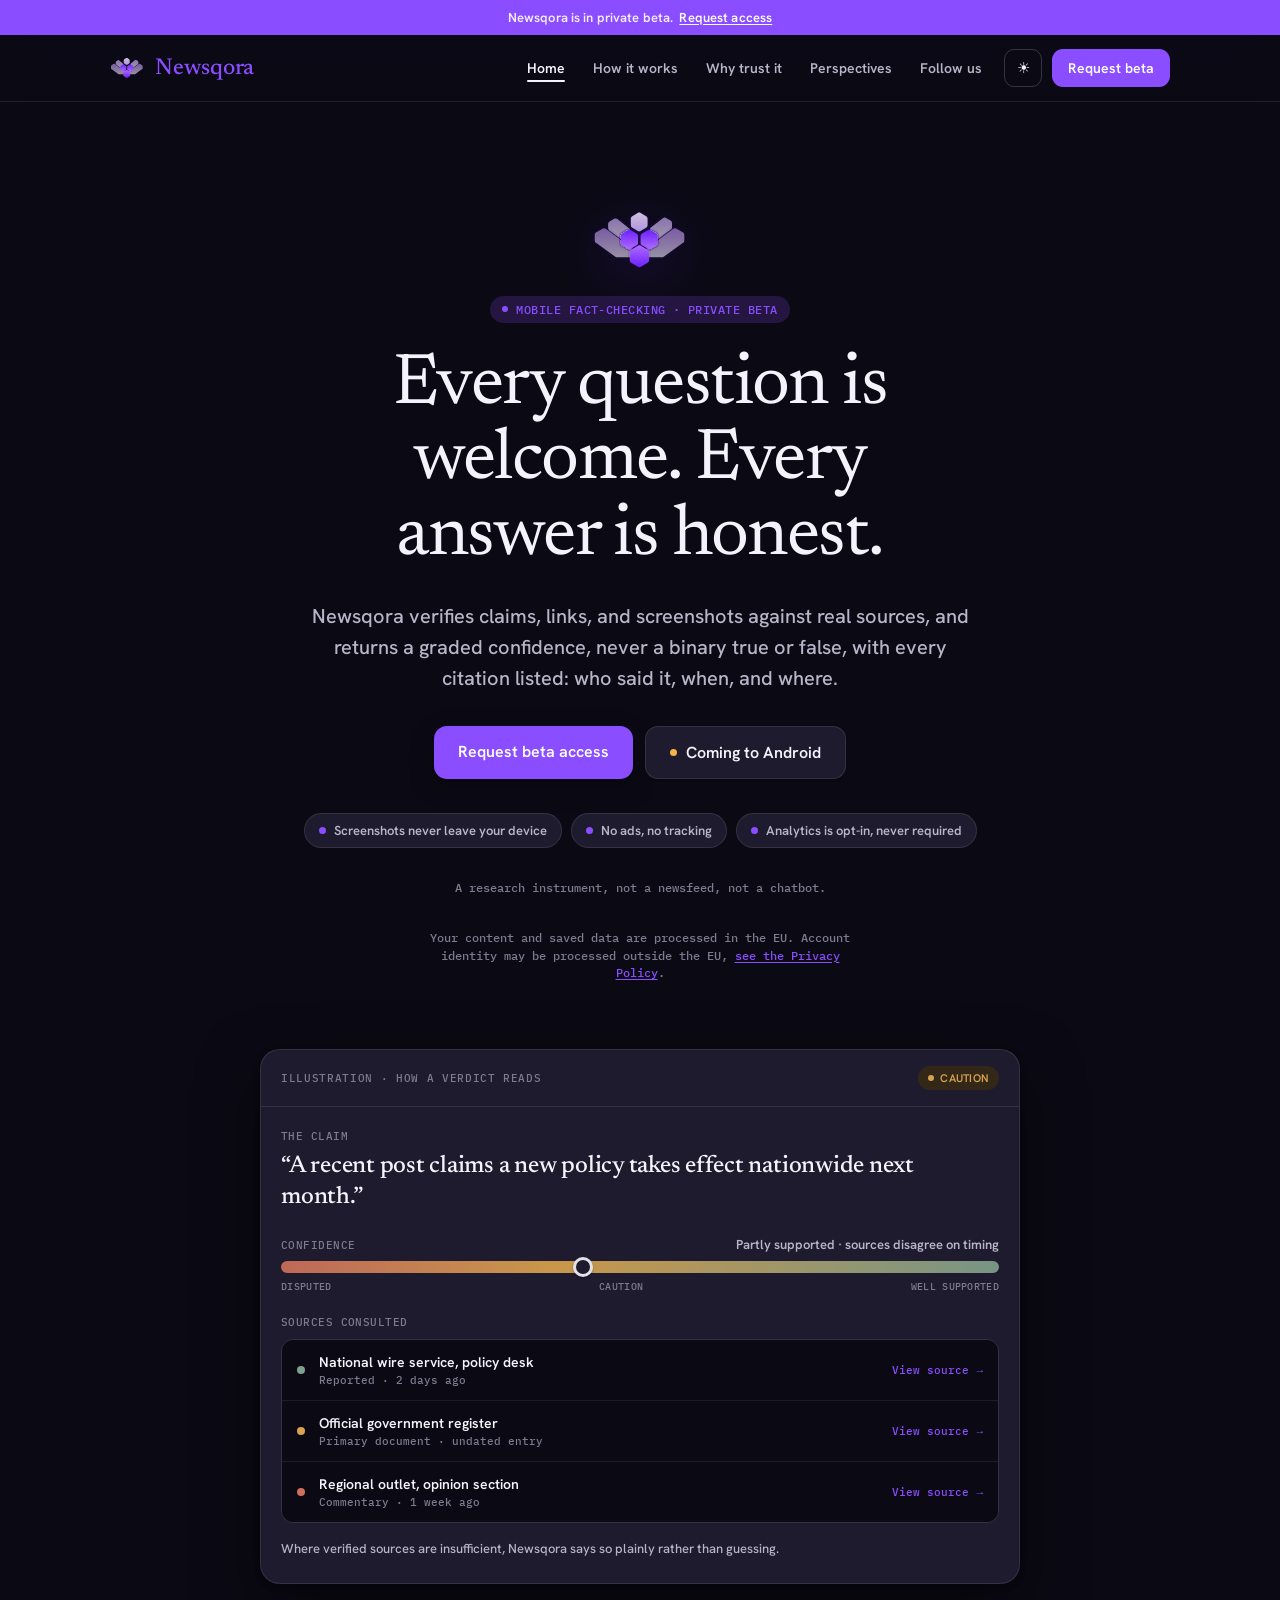
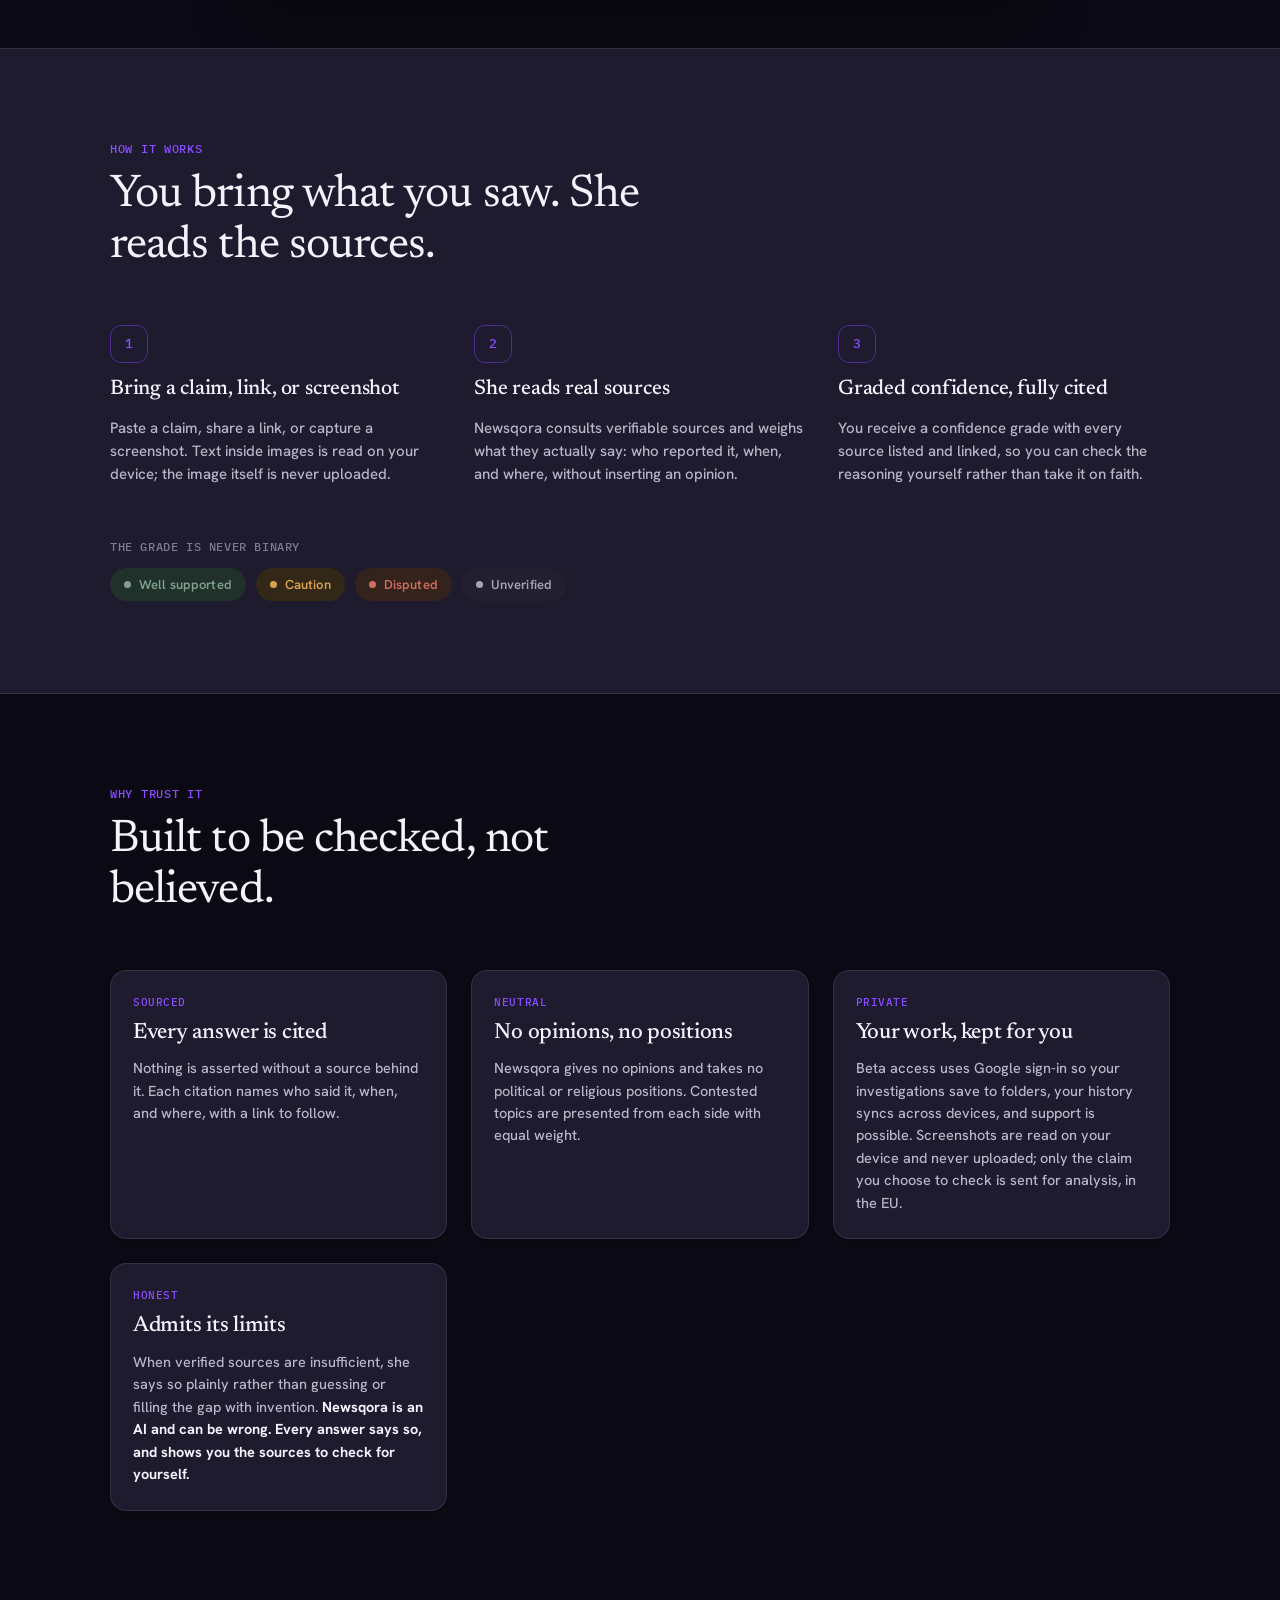
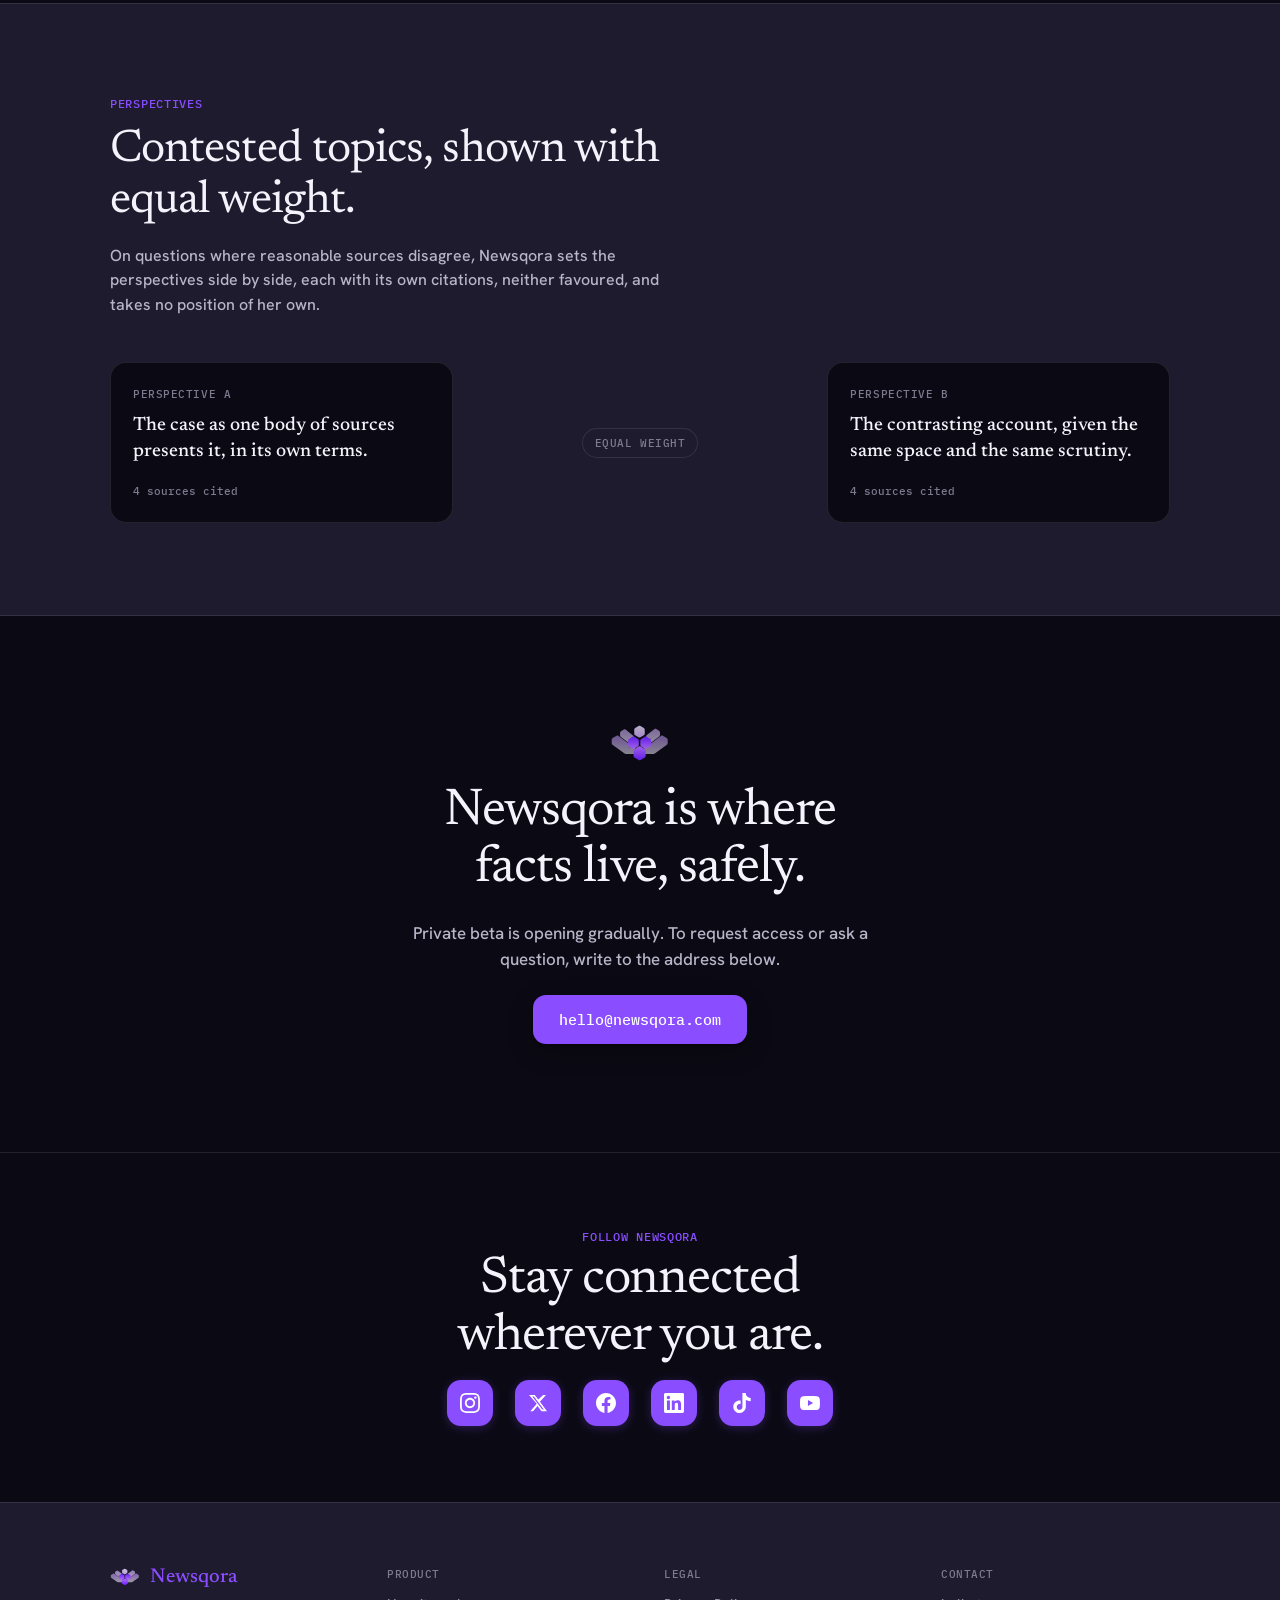
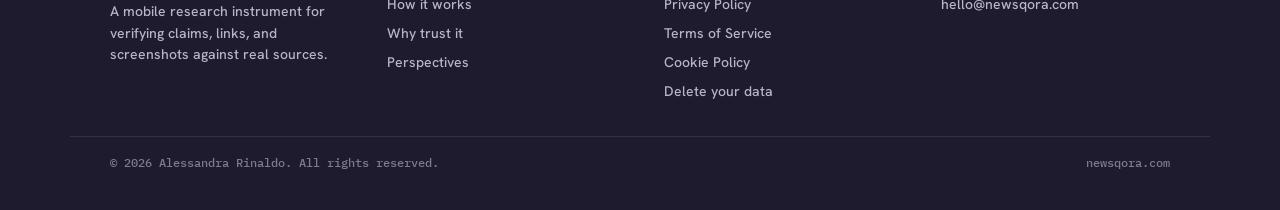
<file: index.html>
<!DOCTYPE html>
<html lang="en">
<head>
  <meta charset="utf-8">
  <meta name="viewport" content="width=device-width, initial-scale=1">
  <meta http-equiv="Content-Security-Policy" content="default-src 'self'; base-uri 'self'; object-src 'none'; img-src 'self' data: https://newsqora.goatcounter.com; style-src 'self' 'unsafe-inline'; script-src 'self' https://gc.zgo.at; font-src 'self'; connect-src 'self' https://europe-west1-newsqora.cloudfunctions.net https://newsqora.goatcounter.com; form-action 'none'">
  <meta name="referrer" content="strict-origin-when-cross-origin">
  <base href="/">
  <title>Newsqora · Every question is welcome. Every answer is honest.</title>
  <meta name="description" content="Newsqora is a mobile fact-checking research instrument. It verifies claims, links, and screenshots against real sources and returns a graded confidence with full source attribution.">
  <link rel="canonical" href="https://newsqora.com/">

  <!-- Open Graph / social cards -->
  <meta property="og:type" content="website">
  <meta property="og:site_name" content="Newsqora">
  <meta property="og:title" content="Newsqora · Every question is welcome. Every answer is honest.">
  <meta property="og:description" content="A research instrument, not a newsfeed, not a chatbot. Graded confidence with full source attribution.">
  <meta property="og:url" content="https://newsqora.com/">
  <meta property="og:image" content="https://newsqora.com/logo-square.png">
  <meta name="twitter:card" content="summary">
  <meta name="twitter:title" content="Newsqora">
  <meta name="twitter:description" content="A research instrument, not a newsfeed, not a chatbot. Graded confidence with full source attribution.">
  <meta name="twitter:image" content="https://newsqora.com/logo-square.png">

  <link rel="icon" href="/favicon.ico" sizes="any">
  <link rel="icon" type="image/svg+xml" href="newsqora-mark.svg">
  <link rel="icon" type="image/png" sizes="512x512" href="favicon.png">
  <link rel="apple-touch-icon" href="logo-square.png">

  <link rel="stylesheet" href="fonts.css">
  <link rel="stylesheet" href="styles.css">

  <script type="application/ld+json">
  {
    "@context": "https://schema.org",
    "@type": "Organization",
    "name": "Newsqora",
    "url": "https://newsqora.com",
    "logo": "https://newsqora.com/logo-square.png",
    "description": "Newsqora is an AI-powered fact-checking assistant that delivers verified, sourced answers on any topic, with full source attribution on every response: author, date, publication, and link.",
    "foundingDate": "2026",
    "foundingLocation": {
      "@type": "Place",
      "address": { "@type": "PostalAddress", "addressCountry": "ES" }
    },
    "sameAs": [
      "https://www.wikidata.org/wiki/Q140656449",
      "https://www.f6s.com/newsqora",
      "https://www.instagram.com/newsqora",
      "https://x.com/Newsqora",
      "https://www.linkedin.com/company/120654032",
      "https://www.tiktok.com/@newsqora",
      "https://www.youtube.com/@Newsqora-com",
      "https://www.facebook.com/61590447247208"
    ]
  }
  </script>
</head>
<body>
  <div id="app" data-theme="dark"><div style="background:var(--accent); color:#fff; font-size:13px; font-weight:600; letter-spacing:.01em; text-align:center; padding:9px 16px;"><span style="opacity:.9;">Newsqora is in private beta.</span><a href="/beta" data-link="beta" style="color:#fff; text-decoration:underline; text-underline-offset:2px; margin-left:6px;">Request access</a></div><header style="position:sticky; top:0; z-index:40; backdrop-filter:blur(18px) saturate(160%); -webkit-backdrop-filter:blur(18px) saturate(160%); background:color-mix(in srgb, var(--paper) 82%, transparent); border-bottom:1px solid var(--hairline);"><div class="nq-headbar" style="max-width:1140px; margin:0 auto; padding:14px clamp(20px,5vw,40px); display:flex; align-items:center; justify-content:space-between; gap:24px; position:relative;"><a href="/" data-link="home" style="display:flex; align-items:center; gap:11px; text-decoration:none; flex-shrink:0;"><img src="newsqora-mark.svg" alt="Newsqora" width="34" height="21" style="display:block; width:34px; height:auto;"><span style="font-family:'Newsreader',Georgia,serif; font-weight:500; font-size:23px; letter-spacing:-.01em; color:var(--accent);">Newsqora</span></a><button class="nq-burger" data-action="menu" aria-label="Menu" aria-expanded="false" style="width:38px; height:38px; align-items:center; justify-content:center; background:transparent; border:1px solid var(--hairline-strong); border-radius:10px; color:var(--ink); cursor:pointer;"><span style="font-size:18px; line-height:1;">☰</span></button><nav class="nq-nav" style="display:flex; align-items:center; gap:4px; flex-wrap:wrap; justify-content:flex-end;"><a href="/#top" data-nav="top" aria-current="true" style="position:relative; font-size:14px; font-weight:600; color:var(--ink); text-decoration:none; padding:8px 12px; border-radius:8px; transition:color .2s ease;">Home<span style="position:absolute; left:12px; right:12px; bottom:3px; height:2px; border-radius:2px; background:var(--ink); transform:scaleX(1); transform-origin:left; transition:transform .25s ease;"></span></a><a href="/#how" data-nav="how" aria-current="false" style="position:relative; font-size:14px; font-weight:600; color:var(--ink-soft); text-decoration:none; padding:8px 12px; border-radius:8px; transition:color .2s ease;">How it works<span style="position:absolute; left:12px; right:12px; bottom:3px; height:2px; border-radius:2px; background:var(--ink); transform:scaleX(0); transform-origin:left; transition:transform .25s ease;"></span></a><a href="/#trust" data-nav="trust" aria-current="false" style="position:relative; font-size:14px; font-weight:600; color:var(--ink-soft); text-decoration:none; padding:8px 12px; border-radius:8px; transition:color .2s ease;">Why trust it<span style="position:absolute; left:12px; right:12px; bottom:3px; height:2px; border-radius:2px; background:var(--ink); transform:scaleX(0); transform-origin:left; transition:transform .25s ease;"></span></a><a href="/#perspectives" data-nav="perspectives" aria-current="false" style="position:relative; font-size:14px; font-weight:600; color:var(--ink-soft); text-decoration:none; padding:8px 12px; border-radius:8px; transition:color .2s ease;">Perspectives<span style="position:absolute; left:12px; right:12px; bottom:3px; height:2px; border-radius:2px; background:var(--ink); transform:scaleX(0); transform-origin:left; transition:transform .25s ease;"></span></a><a href="/#follow" data-nav="follow" aria-current="false" style="position:relative; font-size:14px; font-weight:600; color:var(--ink-soft); text-decoration:none; padding:8px 12px; border-radius:8px; transition:color .2s ease;">Follow us<span style="position:absolute; left:12px; right:12px; bottom:3px; height:2px; border-radius:2px; background:var(--ink); transform:scaleX(0); transform-origin:left; transition:transform .25s ease;"></span></a><button data-action="theme" aria-label="Toggle colour theme" style="width:38px; height:38px; display:inline-flex; align-items:center; justify-content:center; background:transparent; border:1px solid var(--hairline-strong); border-radius:10px; color:var(--ink); margin-left:6px; cursor:pointer;"><span style="font-size:15px;">☀</span></button><a href="/beta" data-link="beta" style="font-size:14px; font-weight:600; color:#fff; background:var(--accent); text-decoration:none; padding:10px 16px; border-radius:11px; margin-left:6px; white-space:nowrap;">Request beta</a></nav></div></header><main><div><section id="top" style="max-width:1140px; margin:0 auto; padding:clamp(56px,9vw,108px) clamp(20px,5vw,40px) clamp(40px,6vw,64px);"><div style="display:flex; flex-direction:column; align-items:center; text-align:center; gap:26px;"><img src="newsqora-mark.svg" alt="" width="84" height="51" style="width:clamp(70px,12vw,96px); height:auto; filter:drop-shadow(0 12px 28px rgba(109,32,255,0.22));"><div style="display:inline-flex; align-items:center; gap:8px; font-family:'IBM Plex Mono',monospace; font-size:11.5px; letter-spacing:.04em; text-transform:uppercase; color:var(--accent); background:var(--accent-bg); padding:6px 12px; border-radius:999px;"><span class="nq-pulse-dot" style="width:6px; height:6px; border-radius:50%; background:var(--accent);"></span>Mobile fact-checking · Private beta</div><h1 style="font-family:'Newsreader',Georgia,serif; font-weight:400; font-size:clamp(38px,6.4vw,72px); line-height:1.05; letter-spacing:-.022em; margin:0; max-width:16ch; text-wrap:balance;">Every question is welcome. Every answer is honest.</h1><p style="font-size:clamp(16px,2vw,20px); line-height:1.55; color:var(--ink-soft); max-width:60ch; margin:0; text-wrap:pretty;">Newsqora verifies claims, links, and screenshots against real sources, and returns a graded confidence, never a binary true or false, with every citation listed: who said it, when, and where.</p><div style="display:flex; flex-wrap:wrap; gap:12px; justify-content:center; margin-top:6px;"><a href="/beta" data-link="beta" style="font-size:16px; font-weight:600; color:#fff; background:var(--accent); text-decoration:none; padding:15px 24px; border-radius:13px; box-shadow:var(--shadow-md);">Request beta access</a><span style="font-size:16px; font-weight:600; color:var(--ink); background:var(--card); border:1px solid var(--hairline); padding:15px 24px; border-radius:13px; box-shadow:var(--shadow-sm); display:inline-flex; align-items:center; gap:9px;"><span style="width:7px; height:7px; border-radius:50%; background:var(--honey);"></span>Coming to Android</span></div><div style="display:flex; flex-wrap:wrap; gap:9px; justify-content:center; margin-top:8px;"><span style="display:inline-flex; align-items:center; gap:8px; font-size:13px; font-weight:600; color:var(--ink-soft); background:var(--card); border:1px solid var(--hairline); padding:8px 14px; border-radius:999px;"><span style="width:7px; height:7px; border-radius:50%; background:var(--accent);"></span>Screenshots never leave your device</span><span style="display:inline-flex; align-items:center; gap:8px; font-size:13px; font-weight:600; color:var(--ink-soft); background:var(--card); border:1px solid var(--hairline); padding:8px 14px; border-radius:999px;"><span style="width:7px; height:7px; border-radius:50%; background:var(--accent);"></span>No ads, no tracking</span><span style="display:inline-flex; align-items:center; gap:8px; font-size:13px; font-weight:600; color:var(--ink-soft); background:var(--card); border:1px solid var(--hairline); padding:8px 14px; border-radius:999px;"><span style="width:7px; height:7px; border-radius:50%; background:var(--accent);"></span>Analytics is opt-in, never required</span></div><p style="font-family:'IBM Plex Mono',monospace; font-size:12px; color:var(--ink-mute); margin:6px 0 0;">A research instrument, not a newsfeed, not a chatbot.</p><p style="font-family:'IBM Plex Mono',monospace; font-size:11.5px; line-height:1.5; color:var(--ink-mute); margin:8px 0 0; max-width:64ch;">Your content and saved data are processed in the EU. Account identity may be processed outside the EU,&nbsp;<a href="/privacy" data-link="privacy" style="color:var(--accent); text-decoration:underline; text-underline-offset:2px;">see the Privacy Policy</a>.</p></div><div style="margin-top:clamp(44px,6vw,68px); max-width:760px; margin-left:auto; margin-right:auto; background:var(--card); border:1px solid var(--hairline); border-radius:20px; box-shadow:var(--shadow-lg); overflow:hidden;"><div style="display:flex; align-items:center; justify-content:space-between; gap:12px; padding:16px 20px; border-bottom:1px solid var(--hairline);"><span style="font-family:'IBM Plex Mono',monospace; font-size:11px; letter-spacing:.06em; text-transform:uppercase; color:var(--ink-mute);">Illustration · how a verdict reads</span><span style="display:inline-flex; align-items:center; gap:6px; font-size:11px; font-weight:600; letter-spacing:.02em; text-transform:uppercase; color:var(--c-caution); background:var(--c-caution-bg); padding:5px 10px; border-radius:999px;"><span style="width:6px; height:6px; border-radius:50%; background:var(--c-caution);"></span>Caution</span></div><div style="padding:22px 20px 24px;"><p style="font-family:'IBM Plex Mono',monospace; font-size:11px; letter-spacing:.04em; text-transform:uppercase; color:var(--ink-mute); margin:0 0 8px;">The claim</p><p style="font-family:'Newsreader',Georgia,serif; font-size:clamp(19px,2.6vw,24px); line-height:1.3; letter-spacing:-.01em; margin:0 0 22px;">“A recent post claims a new policy takes effect nationwide next month.”</p><div style="margin-bottom:22px;"><div style="display:flex; align-items:baseline; justify-content:space-between; margin-bottom:8px;"><span style="font-family:'IBM Plex Mono',monospace; font-size:11px; letter-spacing:.04em; text-transform:uppercase; color:var(--ink-mute);">Confidence</span><span style="font-size:13px; font-weight:600; color:var(--ink-soft);">Partly supported · sources disagree on timing</span></div><div style="position:relative; height:12px; border-radius:999px; background:linear-gradient(90deg, var(--c-disputed) 0%, var(--c-caution) 38%, var(--c-trust) 100%); opacity:.92;"><div style="position:absolute; top:50%; left:42%; transform:translate(-50%,-50%); width:20px; height:20px; border-radius:50%; background:var(--card); border:3px solid var(--ink); box-shadow:var(--shadow-sm);"></div></div><div style="display:flex; justify-content:space-between; margin-top:7px; font-family:'IBM Plex Mono',monospace; font-size:10px; letter-spacing:.03em; text-transform:uppercase; color:var(--ink-mute);"><span>Disputed</span><span>Caution</span><span>Well supported</span></div></div><p style="font-family:'IBM Plex Mono',monospace; font-size:11px; letter-spacing:.04em; text-transform:uppercase; color:var(--ink-mute); margin:0 0 10px;">Sources consulted</p><div style="display:flex; flex-direction:column; gap:1px; border-radius:12px; overflow:hidden; border:1px solid var(--hairline);"><div style="display:flex; align-items:center; gap:14px; padding:13px 15px; background:var(--paper);"><span style="width:8px; height:8px; border-radius:50%; flex-shrink:0; background:var(--c-trust);"></span><div style="flex:1; min-width:0;"><p style="margin:0; font-weight:600; font-size:14px; line-height:1.3;">National wire service, policy desk</p><p style="margin:2px 0 0; font-family:'IBM Plex Mono',monospace; font-size:11px; color:var(--ink-mute);">Reported · 2 days ago</p></div><span style="font-family:'IBM Plex Mono',monospace; font-size:11px; color:var(--accent); white-space:nowrap;">View source →</span></div><div style="display:flex; align-items:center; gap:14px; padding:13px 15px; background:var(--paper);"><span style="width:8px; height:8px; border-radius:50%; flex-shrink:0; background:var(--c-caution);"></span><div style="flex:1; min-width:0;"><p style="margin:0; font-weight:600; font-size:14px; line-height:1.3;">Official government register</p><p style="margin:2px 0 0; font-family:'IBM Plex Mono',monospace; font-size:11px; color:var(--ink-mute);">Primary document · undated entry</p></div><span style="font-family:'IBM Plex Mono',monospace; font-size:11px; color:var(--accent); white-space:nowrap;">View source →</span></div><div style="display:flex; align-items:center; gap:14px; padding:13px 15px; background:var(--paper);"><span style="width:8px; height:8px; border-radius:50%; flex-shrink:0; background:var(--c-disputed);"></span><div style="flex:1; min-width:0;"><p style="margin:0; font-weight:600; font-size:14px; line-height:1.3;">Regional outlet, opinion section</p><p style="margin:2px 0 0; font-family:'IBM Plex Mono',monospace; font-size:11px; color:var(--ink-mute);">Commentary · 1 week ago</p></div><span style="font-family:'IBM Plex Mono',monospace; font-size:11px; color:var(--accent); white-space:nowrap;">View source →</span></div></div><p style="font-size:13px; line-height:1.5; color:var(--ink-soft); margin:16px 0 0;">Where verified sources are insufficient, Newsqora says so plainly rather than guessing.</p></div></div></section><section id="how" style="background:var(--card); border-top:1px solid var(--hairline); border-bottom:1px solid var(--hairline);"><div style="max-width:1140px; margin:0 auto; padding:clamp(56px,8vw,92px) clamp(20px,5vw,40px);"><div style="max-width:62ch; margin-bottom:clamp(36px,5vw,52px);"><p style="font-family:'IBM Plex Mono',monospace; font-size:12px; letter-spacing:.06em; text-transform:uppercase; color:var(--accent); margin:0 0 14px;">How it works</p><h2 style="font-family:'Newsreader',Georgia,serif; font-weight:400; font-size:clamp(28px,4.4vw,46px); line-height:1.12; letter-spacing:-.02em; margin:0;">You bring what you saw. She reads the sources.</h2></div><div style="display:grid; grid-template-columns:repeat(auto-fit,minmax(248px,1fr)); gap:clamp(20px,3vw,32px);"><div style="display:flex; flex-direction:column; gap:14px;"><span style="font-family:'IBM Plex Mono',monospace; font-size:13px; color:var(--accent); border:1px solid var(--accent-soft); width:38px; height:38px; border-radius:11px; display:inline-flex; align-items:center; justify-content:center;">1</span><h3 style="font-family:'Newsreader',Georgia,serif; font-weight:500; font-size:21px; line-height:1.25; letter-spacing:-.01em; margin:0;">Bring a claim, link, or screenshot</h3><p style="font-size:15px; line-height:1.55; color:var(--ink-soft); margin:0;">Paste a claim, share a link, or capture a screenshot. Text inside images is read on your device; the image itself is never uploaded.</p></div><div style="display:flex; flex-direction:column; gap:14px;"><span style="font-family:'IBM Plex Mono',monospace; font-size:13px; color:var(--accent); border:1px solid var(--accent-soft); width:38px; height:38px; border-radius:11px; display:inline-flex; align-items:center; justify-content:center;">2</span><h3 style="font-family:'Newsreader',Georgia,serif; font-weight:500; font-size:21px; line-height:1.25; letter-spacing:-.01em; margin:0;">She reads real sources</h3><p style="font-size:15px; line-height:1.55; color:var(--ink-soft); margin:0;">Newsqora consults verifiable sources and weighs what they actually say: who reported it, when, and where, without inserting an opinion.</p></div><div style="display:flex; flex-direction:column; gap:14px;"><span style="font-family:'IBM Plex Mono',monospace; font-size:13px; color:var(--accent); border:1px solid var(--accent-soft); width:38px; height:38px; border-radius:11px; display:inline-flex; align-items:center; justify-content:center;">3</span><h3 style="font-family:'Newsreader',Georgia,serif; font-weight:500; font-size:21px; line-height:1.25; letter-spacing:-.01em; margin:0;">Graded confidence, fully cited</h3><p style="font-size:15px; line-height:1.55; color:var(--ink-soft); margin:0;">You receive a confidence grade with every source listed and linked, so you can check the reasoning yourself rather than take it on faith.</p></div></div><div style="margin-top:clamp(36px,5vw,52px); display:flex; flex-direction:column; gap:14px;"><p style="font-family:'IBM Plex Mono',monospace; font-size:12px; letter-spacing:.05em; text-transform:uppercase; color:var(--ink-mute); margin:0;">The grade is never binary</p><div class="nq-chips" style="display:flex; flex-wrap:wrap; gap:10px;"><span style="display:inline-flex; align-items:center; gap:8px; font-size:13px; font-weight:600; letter-spacing:.01em; color:var(--c-trust); background:var(--c-trust-bg); padding:8px 14px; border-radius:999px;"><span style="width:7px; height:7px; border-radius:50%; background:var(--c-trust);"></span>Well supported</span><span style="display:inline-flex; align-items:center; gap:8px; font-size:13px; font-weight:600; letter-spacing:.01em; color:var(--c-caution); background:var(--c-caution-bg); padding:8px 14px; border-radius:999px;"><span style="width:7px; height:7px; border-radius:50%; background:var(--c-caution);"></span>Caution</span><span style="display:inline-flex; align-items:center; gap:8px; font-size:13px; font-weight:600; letter-spacing:.01em; color:var(--c-disputed); background:var(--c-disputed-bg); padding:8px 14px; border-radius:999px;"><span style="width:7px; height:7px; border-radius:50%; background:var(--c-disputed);"></span>Disputed</span><span style="display:inline-flex; align-items:center; gap:8px; font-size:13px; font-weight:600; letter-spacing:.01em; color:var(--c-unverified); background:var(--c-unverified-bg); padding:8px 14px; border-radius:999px;"><span style="width:7px; height:7px; border-radius:50%; background:var(--c-unverified);"></span>Unverified</span></div></div></div></section><section id="trust" style="max-width:1140px; margin:0 auto; padding:clamp(56px,8vw,92px) clamp(20px,5vw,40px);"><div style="max-width:62ch; margin-bottom:clamp(36px,5vw,52px);"><p style="font-family:'IBM Plex Mono',monospace; font-size:12px; letter-spacing:.06em; text-transform:uppercase; color:var(--accent); margin:0 0 14px;">Why trust it</p><h2 style="font-family:'Newsreader',Georgia,serif; font-weight:400; font-size:clamp(28px,4.4vw,46px); line-height:1.12; letter-spacing:-.02em; margin:0;">Built to be checked, not believed.</h2></div><div style="display:grid; grid-template-columns:repeat(auto-fit,minmax(258px,1fr)); gap:clamp(16px,2.4vw,24px);"><div style="background:var(--card); border:1px solid var(--hairline); border-radius:16px; padding:24px 22px; box-shadow:var(--shadow-sm); display:flex; flex-direction:column; gap:11px;"><span style="font-family:'IBM Plex Mono',monospace; font-size:11px; letter-spacing:.05em; text-transform:uppercase; color:var(--accent);">Sourced</span><h3 style="font-family:'Newsreader',Georgia,serif; font-weight:500; font-size:22px; line-height:1.2; letter-spacing:-.012em; margin:0;">Every answer is cited</h3><p style="font-size:14.5px; line-height:1.55; color:var(--ink-soft); margin:0;">Nothing is asserted without a source behind it. Each citation names who said it, when, and where, with a link to follow.</p></div><div style="background:var(--card); border:1px solid var(--hairline); border-radius:16px; padding:24px 22px; box-shadow:var(--shadow-sm); display:flex; flex-direction:column; gap:11px;"><span style="font-family:'IBM Plex Mono',monospace; font-size:11px; letter-spacing:.05em; text-transform:uppercase; color:var(--accent);">Neutral</span><h3 style="font-family:'Newsreader',Georgia,serif; font-weight:500; font-size:22px; line-height:1.2; letter-spacing:-.012em; margin:0;">No opinions, no positions</h3><p style="font-size:14.5px; line-height:1.55; color:var(--ink-soft); margin:0;">Newsqora gives no opinions and takes no political or religious positions. Contested topics are presented from each side with equal weight.</p></div><div style="background:var(--card); border:1px solid var(--hairline); border-radius:16px; padding:24px 22px; box-shadow:var(--shadow-sm); display:flex; flex-direction:column; gap:11px;"><span style="font-family:'IBM Plex Mono',monospace; font-size:11px; letter-spacing:.05em; text-transform:uppercase; color:var(--accent);">Private</span><h3 style="font-family:'Newsreader',Georgia,serif; font-weight:500; font-size:22px; line-height:1.2; letter-spacing:-.012em; margin:0;">Your work, kept for you</h3><p style="font-size:14.5px; line-height:1.55; color:var(--ink-soft); margin:0;">Beta access uses Google sign-in so your investigations save to folders, your history syncs across devices, and support is possible. Screenshots are read on your device and never uploaded; only the claim you choose to check is sent for analysis, in the EU.</p></div><div style="background:var(--card); border:1px solid var(--hairline); border-radius:16px; padding:24px 22px; box-shadow:var(--shadow-sm); display:flex; flex-direction:column; gap:11px;"><span style="font-family:'IBM Plex Mono',monospace; font-size:11px; letter-spacing:.05em; text-transform:uppercase; color:var(--accent);">Honest</span><h3 style="font-family:'Newsreader',Georgia,serif; font-weight:500; font-size:22px; line-height:1.2; letter-spacing:-.012em; margin:0;">Admits its limits</h3><p style="font-size:14.5px; line-height:1.55; color:var(--ink-soft); margin:0;">When verified sources are insufficient, she says so plainly rather than guessing or filling the gap with invention. <strong style="color:var(--ink)">Newsqora is an AI and can be wrong. Every answer says so, and shows you the sources to check for yourself.</strong></p></div></div></section><section id="perspectives" style="background:var(--card); border-top:1px solid var(--hairline); border-bottom:1px solid var(--hairline);"><div style="max-width:1140px; margin:0 auto; padding:clamp(56px,8vw,92px) clamp(20px,5vw,40px);"><div style="max-width:62ch; margin-bottom:clamp(32px,4vw,44px);"><p style="font-family:'IBM Plex Mono',monospace; font-size:12px; letter-spacing:.06em; text-transform:uppercase; color:var(--accent); margin:0 0 14px;">Perspectives</p><h2 style="font-family:'Newsreader',Georgia,serif; font-weight:400; font-size:clamp(28px,4.4vw,46px); line-height:1.12; letter-spacing:-.02em; margin:0 0 16px;">Contested topics, shown with equal weight.</h2><p style="font-size:16px; line-height:1.55; color:var(--ink-soft); margin:0;">On questions where reasonable sources disagree, Newsqora sets the perspectives side by side, each with its own citations, neither favoured, and takes no position of her own.</p></div><div style="display:grid; grid-template-columns:repeat(auto-fit,minmax(280px,1fr)); gap:16px; align-items:stretch;"><div style="background:var(--paper); border:1px solid var(--hairline); border-radius:16px; padding:24px 22px; display:flex; flex-direction:column; gap:12px;"><span style="font-family:'IBM Plex Mono',monospace; font-size:11px; letter-spacing:.05em; text-transform:uppercase; color:var(--ink-mute);">Perspective A</span><p style="font-family:'Newsreader',Georgia,serif; font-size:19px; line-height:1.35; margin:0;">The case as one body of sources presents it, in its own terms.</p><div style="margin-top:auto; padding-top:8px; display:flex; flex-direction:column; gap:6px;"><span style="font-family:'IBM Plex Mono',monospace; font-size:11px; color:var(--ink-mute);">4 sources cited</span></div></div><div style="display:flex; align-items:center; justify-content:center;"><span style="font-family:'IBM Plex Mono',monospace; font-size:11px; letter-spacing:.05em; text-transform:uppercase; color:var(--ink-mute); border:1px solid var(--hairline); padding:7px 12px; border-radius:999px; background:var(--card);">Equal weight</span></div><div style="background:var(--paper); border:1px solid var(--hairline); border-radius:16px; padding:24px 22px; display:flex; flex-direction:column; gap:12px;"><span style="font-family:'IBM Plex Mono',monospace; font-size:11px; letter-spacing:.05em; text-transform:uppercase; color:var(--ink-mute);">Perspective B</span><p style="font-family:'Newsreader',Georgia,serif; font-size:19px; line-height:1.35; margin:0;">The contrasting account, given the same space and the same scrutiny.</p><div style="margin-top:auto; padding-top:8px; display:flex; flex-direction:column; gap:6px;"><span style="font-family:'IBM Plex Mono',monospace; font-size:11px; color:var(--ink-mute);">4 sources cited</span></div></div></div></div></section><section id="contact" style="max-width:1140px; margin:0 auto; padding:clamp(64px,9vw,108px) clamp(20px,5vw,40px); text-align:center;"><div style="display:flex; flex-direction:column; align-items:center; gap:22px;"><img src="newsqora-mark.svg" alt="" width="60" height="37" style="width:60px; height:auto; opacity:.9;"><h2 style="font-family:'Newsreader',Georgia,serif; font-weight:400; font-size:clamp(30px,5vw,52px); line-height:1.1; letter-spacing:-.02em; margin:0; max-width:18ch; text-wrap:balance;">Newsqora is where facts live, safely.</h2><p style="font-size:17px; line-height:1.55; color:var(--ink-soft); max-width:52ch; margin:0;">Private beta is opening gradually. To request access or ask a question, write to the address below.</p><a href="mailto:hello@newsqora.com" style="font-family:'IBM Plex Mono',monospace; font-size:15px; font-weight:500; color:#fff; background:var(--accent); text-decoration:none; padding:15px 26px; border-radius:13px; box-shadow:var(--shadow-md);">hello@newsqora.com</a></div></section></div></main><section id="follow" style="border-top:1px solid var(--hairline);"><div style="max-width:1140px; margin:0 auto; padding:clamp(48px,7vw,76px) clamp(20px,5vw,40px); display:flex; flex-direction:column; align-items:center; text-align:center; gap:8px;"><p style="font-family:'IBM Plex Mono',monospace; font-size:12px; letter-spacing:.06em; text-transform:uppercase; color:var(--accent); margin:0;">Follow Newsqora</p><h2 style="font-family:'Newsreader',Georgia,serif; font-weight:400; font-size:clamp(30px,5vw,52px); line-height:1.1; letter-spacing:-.02em; margin:0 0 6px; max-width:20ch; text-wrap:balance;">Stay connected wherever you are.</h2><div class="nq-social-row" style="display:flex; flex-wrap:wrap; align-items:center; justify-content:center; gap:22px; max-width:530px;"><a class="nq-social" href="https://www.instagram.com/newsqora" target="_blank" rel="noopener noreferrer" aria-label="Instagram" title="Instagram" style="display:inline-flex; align-items:center; justify-content:center; width:46px; height:46px; border-radius:14px; color:#fff; background:var(--accent); box-shadow:0 2px 10px color-mix(in srgb, var(--accent) 28%, transparent); transition:transform .2s ease, box-shadow .2s ease, background .2s ease;"><svg viewBox="0 0 24 24" fill="currentColor" width="20" height="20" style="display:block;" aria-hidden="true"><path d="M12 2.163c3.204 0 3.584.012 4.85.07 3.252.148 4.771 1.691 4.919 4.919.058 1.265.069 1.645.069 4.849 0 3.205-.012 3.584-.069 4.849-.149 3.225-1.664 4.771-4.919 4.919-1.266.058-1.644.07-4.85.07-3.204 0-3.584-.012-4.849-.07-3.26-.149-4.771-1.699-4.919-4.92-.058-1.265-.07-1.644-.07-4.849 0-3.204.013-3.583.07-4.849.149-3.227 1.664-4.771 4.919-4.919 1.266-.057 1.645-.069 4.849-.069zm0-2.163c-3.259 0-3.667.014-4.947.072-4.358.2-6.78 2.618-6.98 6.98-.059 1.281-.073 1.689-.073 4.948 0 3.259.014 3.668.072 4.948.2 4.358 2.618 6.78 6.98 6.98 1.281.058 1.689.072 4.948.072 3.259 0 3.668-.014 4.948-.072 4.354-.2 6.782-2.618 6.979-6.98.059-1.28.073-1.689.073-4.948 0-3.259-.014-3.667-.072-4.947-.196-4.354-2.617-6.78-6.979-6.98-1.281-.059-1.69-.073-4.949-.073zm0 5.838c-3.403 0-6.162 2.759-6.162 6.162s2.759 6.163 6.162 6.163 6.162-2.759 6.162-6.163c0-3.403-2.759-6.162-6.162-6.162zm0 10.162c-2.209 0-4-1.79-4-4 0-2.209 1.791-4 4-4s4 1.791 4 4c0 2.21-1.791 4-4 4zm6.406-11.845c-.796 0-1.441.645-1.441 1.44s.645 1.44 1.441 1.44c.795 0 1.439-.645 1.439-1.44s-.644-1.44-1.439-1.44z"></path></svg></a><a class="nq-social" href="https://x.com/Newsqora" target="_blank" rel="noopener noreferrer" aria-label="X" title="X" style="display:inline-flex; align-items:center; justify-content:center; width:46px; height:46px; border-radius:14px; color:#fff; background:var(--accent); box-shadow:0 2px 10px color-mix(in srgb, var(--accent) 28%, transparent); transition:transform .2s ease, box-shadow .2s ease, background .2s ease;"><svg viewBox="0 0 24 24" fill="currentColor" width="20" height="20" style="display:block;" aria-hidden="true"><path d="M18.244 2.25h3.308l-7.227 8.26 8.502 11.24H16.17l-4.714-6.231-5.401 6.231H2.744l7.737-8.835L1.254 2.25H8.08l4.261 5.635zm-1.161 17.52h1.833L7.084 4.126H5.117z"></path></svg></a><a class="nq-social" href="https://www.facebook.com/profile.php?id=61590447247208" target="_blank" rel="noopener noreferrer" aria-label="Facebook" title="Facebook" style="display:inline-flex; align-items:center; justify-content:center; width:46px; height:46px; border-radius:14px; color:#fff; background:var(--accent); box-shadow:0 2px 10px color-mix(in srgb, var(--accent) 28%, transparent); transition:transform .2s ease, box-shadow .2s ease, background .2s ease;"><svg viewBox="0 0 24 24" fill="currentColor" width="20" height="20" style="display:block;" aria-hidden="true"><path d="M24 12.073c0-6.627-5.373-12-12-12s-12 5.373-12 12c0 5.99 4.388 10.954 10.125 11.854v-8.385H7.078v-3.47h3.047V9.43c0-3.007 1.792-4.669 4.533-4.669 1.312 0 2.686.235 2.686.235v2.953H15.83c-1.491 0-1.956.925-1.956 1.874v2.25h3.328l-.532 3.47h-2.796v8.385C19.612 23.027 24 18.062 24 12.073z"></path></svg></a><a class="nq-social" href="https://www.linkedin.com/company/120654032" target="_blank" rel="noopener noreferrer" aria-label="LinkedIn" title="LinkedIn" style="display:inline-flex; align-items:center; justify-content:center; width:46px; height:46px; border-radius:14px; color:#fff; background:var(--accent); box-shadow:0 2px 10px color-mix(in srgb, var(--accent) 28%, transparent); transition:transform .2s ease, box-shadow .2s ease, background .2s ease;"><svg viewBox="0 0 24 24" fill="currentColor" width="20" height="20" style="display:block;" aria-hidden="true"><path d="M20.447 20.452h-3.554v-5.569c0-1.328-.027-3.037-1.852-3.037-1.853 0-2.136 1.445-2.136 2.939v5.667H9.351V9h3.414v1.561h.046c.477-.9 1.637-1.85 3.37-1.85 3.601 0 4.267 2.37 4.267 5.455v6.286zM5.337 7.433c-1.144 0-2.063-.926-2.063-2.065 0-1.138.92-2.063 2.063-2.063 1.14 0 2.064.925 2.064 2.063 0 1.139-.925 2.065-2.064 2.065zm1.782 13.019H3.555V9h3.564v11.452zM22.225 0H1.771C.792 0 0 .774 0 1.729v20.542C0 23.227.792 24 1.771 24h20.451C23.2 24 24 23.227 24 22.271V1.729C24 .774 23.2 0 22.222 0h.003z"></path></svg></a><a class="nq-social" href="https://www.tiktok.com/@newsqora" target="_blank" rel="noopener noreferrer" aria-label="TikTok" title="TikTok" style="display:inline-flex; align-items:center; justify-content:center; width:46px; height:46px; border-radius:14px; color:#fff; background:var(--accent); box-shadow:0 2px 10px color-mix(in srgb, var(--accent) 28%, transparent); transition:transform .2s ease, box-shadow .2s ease, background .2s ease;"><svg viewBox="0 0 24 24" fill="currentColor" width="20" height="20" style="display:block;" aria-hidden="true"><path d="M12.525.02c1.31-.02 2.61-.01 3.91-.02.08 1.53.63 3.09 1.75 4.17 1.12 1.11 2.7 1.62 4.24 1.79v4.03c-1.44-.05-2.89-.35-4.2-.97-.57-.26-1.1-.59-1.62-.93-.01 2.92.01 5.84-.02 8.75-.08 1.4-.54 2.79-1.35 3.94-1.31 1.92-3.58 3.17-5.91 3.21-1.43.08-2.86-.31-4.08-1.03-2.02-1.19-3.44-3.37-3.65-5.71-.02-.5-.03-1-.01-1.49.18-1.9 1.12-3.72 2.58-4.96 1.66-1.44 3.98-2.13 6.15-1.72.02 1.48-.04 2.96-.04 4.44-.99-.32-2.15-.23-3.02.37-.63.41-1.11 1.04-1.36 1.75-.21.51-.15 1.07-.14 1.61.24 1.64 1.82 3.02 3.5 2.87 1.12-.01 2.19-.66 2.77-1.61.19-.33.4-.67.41-1.06.1-1.79.06-3.57.07-5.36.01-4.03-.01-8.05.02-12.07z"></path></svg></a><a class="nq-social" href="https://www.youtube.com/@Newsqora-com" target="_blank" rel="noopener noreferrer" aria-label="YouTube" title="YouTube" style="display:inline-flex; align-items:center; justify-content:center; width:46px; height:46px; border-radius:14px; color:#fff; background:var(--accent); box-shadow:0 2px 10px color-mix(in srgb, var(--accent) 28%, transparent); transition:transform .2s ease, box-shadow .2s ease, background .2s ease;"><svg viewBox="0 0 24 24" fill="currentColor" width="20" height="20" style="display:block;" aria-hidden="true"><path d="M23.498 6.186a3.016 3.016 0 0 0-2.122-2.136C19.505 3.545 12 3.545 12 3.545s-7.505 0-9.377.505A3.017 3.017 0 0 0 .502 6.186C0 8.07 0 12 0 12s0 3.93.502 5.814a3.016 3.016 0 0 0 2.122 2.136c1.871.505 9.376.505 9.376.505s7.505 0 9.377-.505a3.015 3.015 0 0 0 2.122-2.136C24 15.93 24 12 24 12s0-3.93-.502-5.814zM9.545 15.568V8.432L15.818 12l-6.273 3.568z"></path></svg></a></div></div></section><footer style="background:var(--card); border-top:1px solid var(--hairline);"><div style="max-width:1140px; margin:0 auto; padding:clamp(44px,6vw,64px) clamp(20px,5vw,40px) 36px; display:grid; grid-template-columns:repeat(auto-fit,minmax(180px,1fr)); gap:clamp(28px,4vw,48px);"><div style="display:flex; flex-direction:column; gap:14px; max-width:30ch;"><a href="/" data-link="home" style="display:flex; align-items:center; gap:10px; text-decoration:none;"><img src="newsqora-mark.svg" alt="Newsqora" width="30" height="18" style="width:30px; height:auto;"><span style="font-family:'Newsreader',Georgia,serif; font-weight:500; font-size:20px; color:var(--accent);">Newsqora</span></a><p style="font-size:14px; line-height:1.55; color:var(--ink-soft); margin:0;">A mobile research instrument for verifying claims, links, and screenshots against real sources.</p></div><div style="display:flex; flex-direction:column; gap:11px;"><p style="font-family:'IBM Plex Mono',monospace; font-size:11px; letter-spacing:.05em; text-transform:uppercase; color:var(--ink-mute); margin:0 0 3px;">Product</p><a href="/#how" data-nav="how" style="font-size:14px; color:var(--ink-soft); text-decoration:none;">How it works</a><a href="/#trust" data-nav="trust" style="font-size:14px; color:var(--ink-soft); text-decoration:none;">Why trust it</a><a href="/#perspectives" data-nav="perspectives" style="font-size:14px; color:var(--ink-soft); text-decoration:none;">Perspectives</a></div><div style="display:flex; flex-direction:column; gap:11px;"><p style="font-family:'IBM Plex Mono',monospace; font-size:11px; letter-spacing:.05em; text-transform:uppercase; color:var(--ink-mute); margin:0 0 3px;">Legal</p><a href="/privacy" data-link="privacy" style="font-size:14px; color:var(--ink-soft); text-decoration:none;">Privacy Policy</a><a href="/terms" data-link="terms" style="font-size:14px; color:var(--ink-soft); text-decoration:none;">Terms of Service</a><a href="/cookies" data-link="cookies" style="font-size:14px; color:var(--ink-soft); text-decoration:none;">Cookie Policy</a><a href="/delete-account" data-link="delete-account" style="font-size:14px; color:var(--ink-soft); text-decoration:none;">Delete your data</a></div><div style="display:flex; flex-direction:column; gap:11px;"><p style="font-family:'IBM Plex Mono',monospace; font-size:11px; letter-spacing:.05em; text-transform:uppercase; color:var(--ink-mute); margin:0 0 3px;">Contact</p><a href="mailto:hello@newsqora.com" style="font-size:14px; color:var(--ink-soft); text-decoration:none;">hello@newsqora.com</a></div></div><div style="max-width:1140px; margin:0 auto; padding:18px clamp(20px,5vw,40px) 40px; border-top:1px solid var(--hairline); display:flex; flex-wrap:wrap; gap:10px 20px; justify-content:space-between; align-items:center;"><p style="font-family:'IBM Plex Mono',monospace; font-size:11.5px; color:var(--ink-mute); margin:0;">© 2026 Alessandra Rinaldo. All rights reserved.</p><p style="font-family:'IBM Plex Mono',monospace; font-size:11.5px; color:var(--ink-mute); margin:0;">newsqora.com</p></div></footer></div>
  <script src="app.js"></script>
  <script data-goatcounter="https://newsqora.goatcounter.com/count" async src="//gc.zgo.at/count.js"></script>
</body>
</html>
</file>
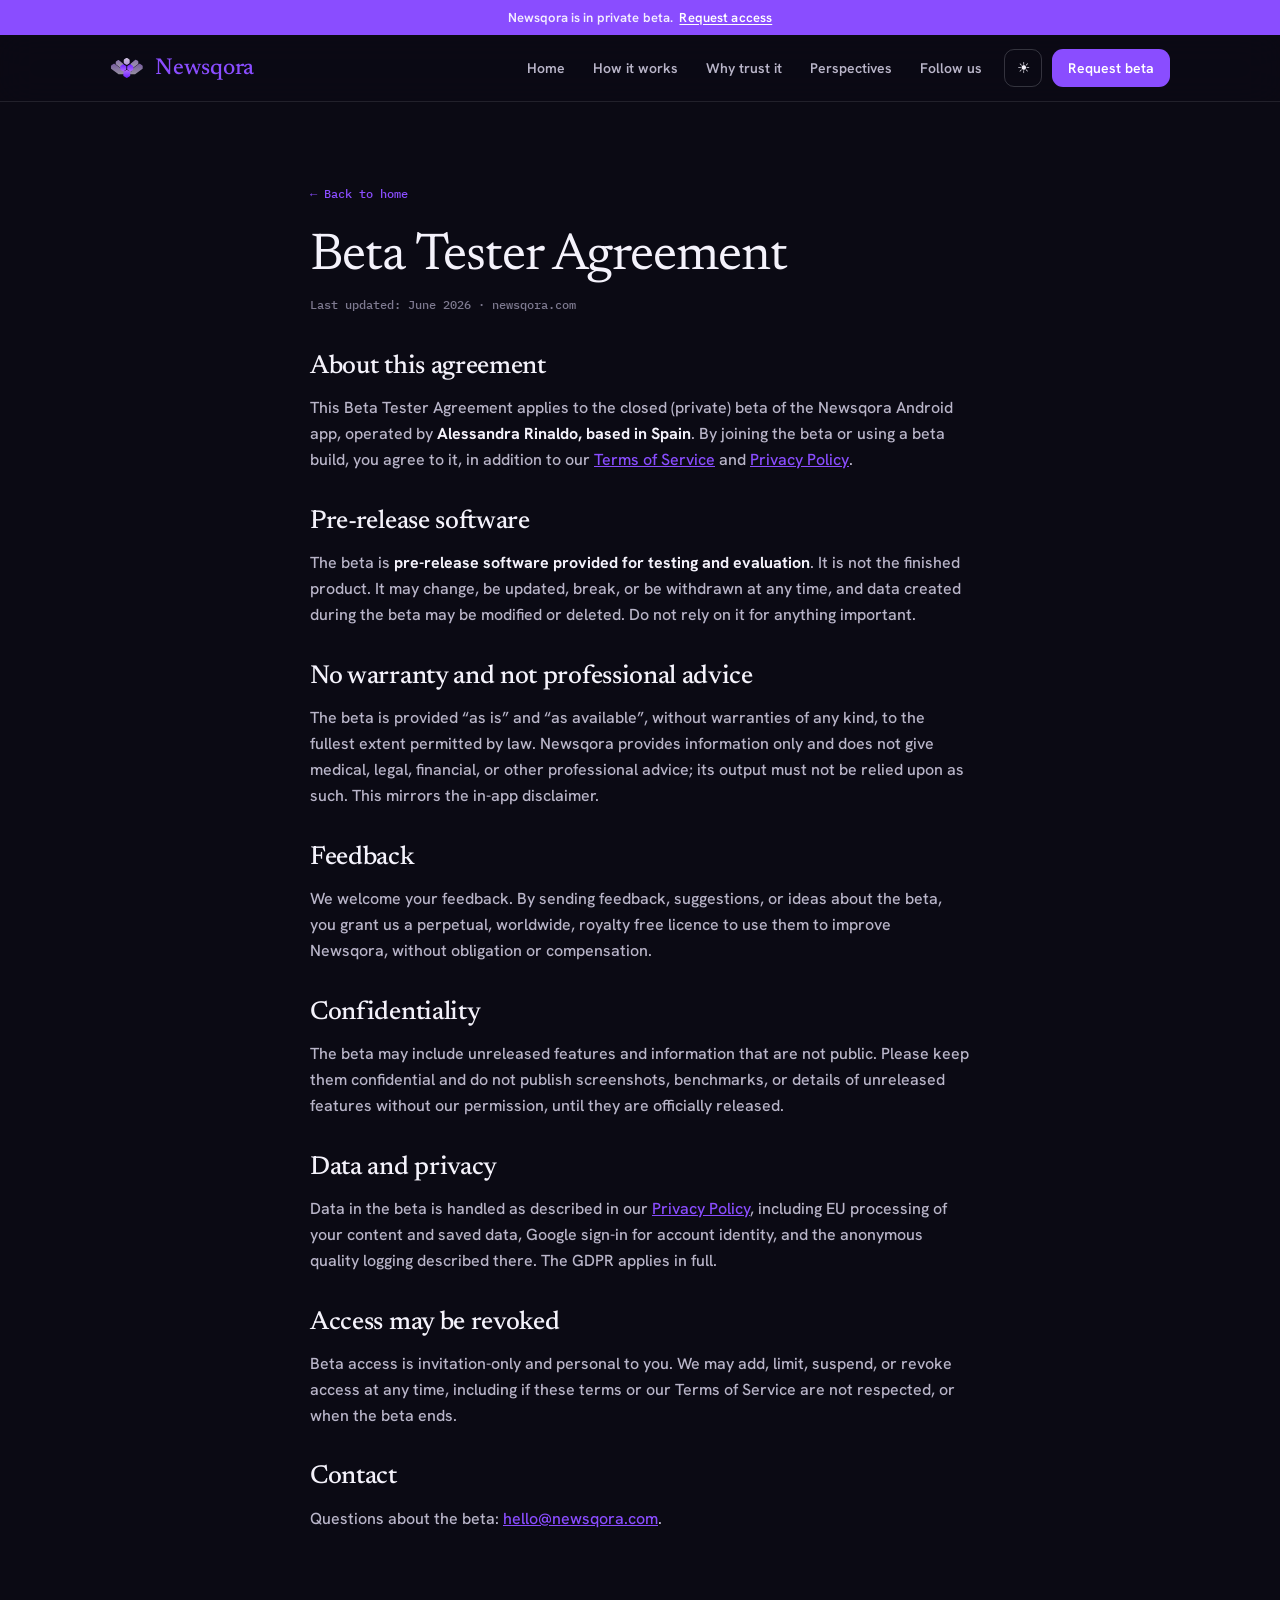
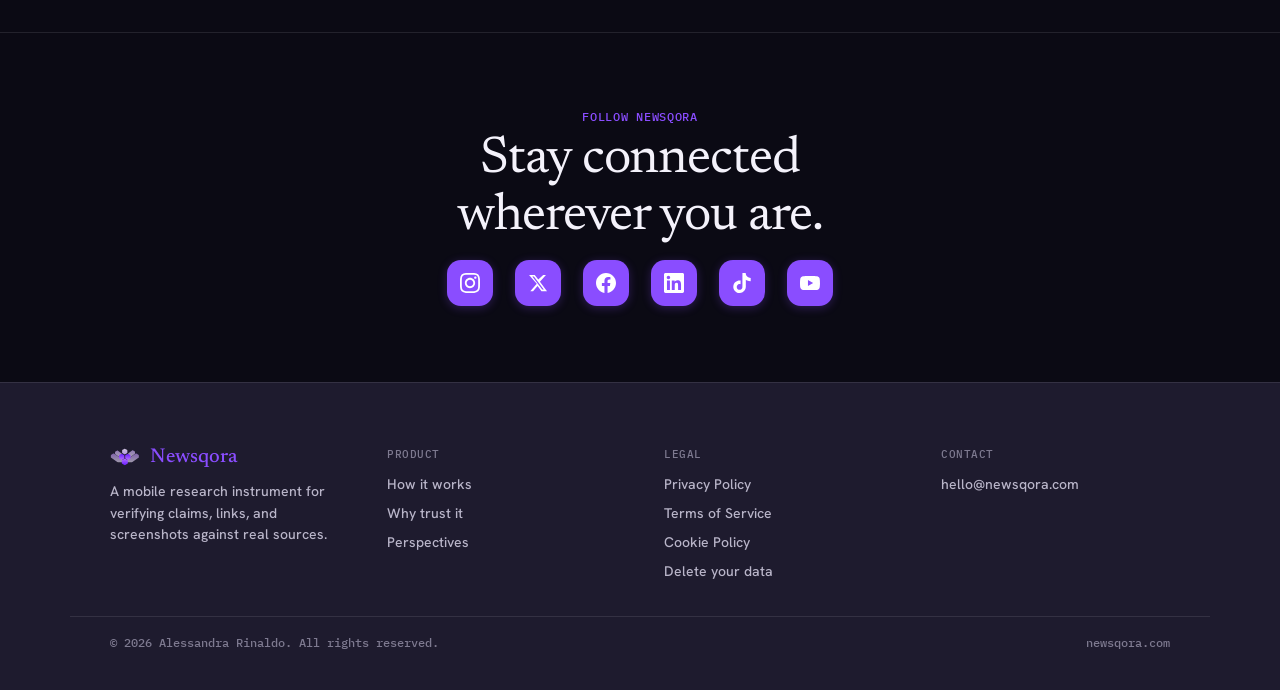
<file: beta-terms.html>
<!DOCTYPE html>
<html lang="en">
<head>
  <meta charset="utf-8">
  <meta name="viewport" content="width=device-width, initial-scale=1">
  <meta http-equiv="Content-Security-Policy" content="default-src 'self'; base-uri 'self'; object-src 'none'; img-src 'self' data: https://newsqora.goatcounter.com; style-src 'self' 'unsafe-inline'; script-src 'self' https://gc.zgo.at; font-src 'self'; connect-src 'self' https://europe-west1-newsqora.cloudfunctions.net https://newsqora.goatcounter.com; form-action 'none'">
  <meta name="referrer" content="strict-origin-when-cross-origin">
  <base href="/">
  <title>Beta Tester Agreement · Newsqora</title>
  <meta name="description" content="The Beta Tester Agreement for the Newsqora closed Android beta: pre-release software, feedback, confidentiality, data handling, and access.">
  <link rel="canonical" href="https://newsqora.com/beta-terms">

  <!-- Open Graph / social cards -->
  <meta property="og:type" content="website">
  <meta property="og:site_name" content="Newsqora">
  <meta property="og:title" content="Beta Tester Agreement · Newsqora">
  <meta property="og:description" content="The Beta Tester Agreement for the Newsqora closed Android beta.">
  <meta property="og:url" content="https://newsqora.com/beta-terms">
  <meta property="og:image" content="https://newsqora.com/logo-square.png">
  <meta name="twitter:card" content="summary">
  <meta name="twitter:title" content="Newsqora">
  <meta name="twitter:description" content="The Beta Tester Agreement for the Newsqora closed Android beta.">
  <meta name="twitter:image" content="https://newsqora.com/logo-square.png">

  <link rel="icon" href="/favicon.ico" sizes="any">
  <link rel="icon" type="image/svg+xml" href="newsqora-mark.svg">
  <link rel="icon" type="image/png" sizes="512x512" href="favicon.png">
  <link rel="apple-touch-icon" href="logo-square.png">

  <link rel="stylesheet" href="fonts.css">
  <link rel="stylesheet" href="styles.css">

  <script type="application/ld+json">
  {
    "@context": "https://schema.org",
    "@type": "Organization",
    "name": "Newsqora",
    "url": "https://newsqora.com",
    "logo": "https://newsqora.com/logo-square.png",
    "description": "Newsqora is an AI-powered fact-checking assistant that delivers verified, sourced answers on any topic, with full source attribution on every response: author, date, publication, and link.",
    "foundingDate": "2026",
    "foundingLocation": {
      "@type": "Place",
      "address": { "@type": "PostalAddress", "addressCountry": "ES" }
    },
    "sameAs": [
      "https://www.wikidata.org/wiki/Q140656449",
      "https://www.f6s.com/newsqora",
      "https://www.instagram.com/newsqora",
      "https://x.com/Newsqora",
      "https://www.linkedin.com/company/120654032",
      "https://www.tiktok.com/@newsqora",
      "https://www.youtube.com/@Newsqora-com",
      "https://www.facebook.com/61590447247208"
    ]
  }
  </script>
</head>
<body>
  <div id="app" data-theme="dark"><div style="background:var(--accent); color:#fff; font-size:13px; font-weight:600; letter-spacing:.01em; text-align:center; padding:9px 16px;"><span style="opacity:.9;">Newsqora is in private beta.</span><a href="/beta" data-link="beta" style="color:#fff; text-decoration:underline; text-underline-offset:2px; margin-left:6px;">Request access</a></div><header style="position:sticky; top:0; z-index:40; backdrop-filter:blur(18px) saturate(160%); -webkit-backdrop-filter:blur(18px) saturate(160%); background:color-mix(in srgb, var(--paper) 82%, transparent); border-bottom:1px solid var(--hairline);"><div class="nq-headbar" style="max-width:1140px; margin:0 auto; padding:14px clamp(20px,5vw,40px); display:flex; align-items:center; justify-content:space-between; gap:24px; position:relative;"><a href="/" data-link="home" style="display:flex; align-items:center; gap:11px; text-decoration:none; flex-shrink:0;"><img src="newsqora-mark.svg" alt="Newsqora" width="34" height="21" style="display:block; width:34px; height:auto;"><span style="font-family:'Newsreader',Georgia,serif; font-weight:500; font-size:23px; letter-spacing:-.01em; color:var(--accent);">Newsqora</span></a><button class="nq-burger" data-action="menu" aria-label="Menu" aria-expanded="false" style="width:38px; height:38px; align-items:center; justify-content:center; background:transparent; border:1px solid var(--hairline-strong); border-radius:10px; color:var(--ink); cursor:pointer;"><span style="font-size:18px; line-height:1;">☰</span></button><nav class="nq-nav" style="display:flex; align-items:center; gap:4px; flex-wrap:wrap; justify-content:flex-end;"><a href="/#top" data-nav="top" aria-current="false" style="position:relative; font-size:14px; font-weight:600; color:var(--ink-soft); text-decoration:none; padding:8px 12px; border-radius:8px; transition:color .2s ease;">Home<span style="position:absolute; left:12px; right:12px; bottom:3px; height:2px; border-radius:2px; background:var(--ink); transform:scaleX(0); transform-origin:left; transition:transform .25s ease;"></span></a><a href="/#how" data-nav="how" aria-current="false" style="position:relative; font-size:14px; font-weight:600; color:var(--ink-soft); text-decoration:none; padding:8px 12px; border-radius:8px; transition:color .2s ease;">How it works<span style="position:absolute; left:12px; right:12px; bottom:3px; height:2px; border-radius:2px; background:var(--ink); transform:scaleX(0); transform-origin:left; transition:transform .25s ease;"></span></a><a href="/#trust" data-nav="trust" aria-current="false" style="position:relative; font-size:14px; font-weight:600; color:var(--ink-soft); text-decoration:none; padding:8px 12px; border-radius:8px; transition:color .2s ease;">Why trust it<span style="position:absolute; left:12px; right:12px; bottom:3px; height:2px; border-radius:2px; background:var(--ink); transform:scaleX(0); transform-origin:left; transition:transform .25s ease;"></span></a><a href="/#perspectives" data-nav="perspectives" aria-current="false" style="position:relative; font-size:14px; font-weight:600; color:var(--ink-soft); text-decoration:none; padding:8px 12px; border-radius:8px; transition:color .2s ease;">Perspectives<span style="position:absolute; left:12px; right:12px; bottom:3px; height:2px; border-radius:2px; background:var(--ink); transform:scaleX(0); transform-origin:left; transition:transform .25s ease;"></span></a><a href="/#follow" data-nav="follow" aria-current="false" style="position:relative; font-size:14px; font-weight:600; color:var(--ink-soft); text-decoration:none; padding:8px 12px; border-radius:8px; transition:color .2s ease;">Follow us<span style="position:absolute; left:12px; right:12px; bottom:3px; height:2px; border-radius:2px; background:var(--ink); transform:scaleX(0); transform-origin:left; transition:transform .25s ease;"></span></a><button data-action="theme" aria-label="Toggle colour theme" style="width:38px; height:38px; display:inline-flex; align-items:center; justify-content:center; background:transparent; border:1px solid var(--hairline-strong); border-radius:10px; color:var(--ink); margin-left:6px; cursor:pointer;"><span style="font-size:15px;">☀</span></button><a href="/beta" data-link="beta" style="font-size:14px; font-weight:600; color:#fff; background:var(--accent); text-decoration:none; padding:10px 16px; border-radius:11px; margin-left:6px; white-space:nowrap;">Request beta</a></nav></div></header><main><div style="max-width:740px; margin:0 auto; padding:clamp(44px,7vw,80px) clamp(20px,5vw,40px) clamp(64px,9vw,100px);"><a href="/" data-link="home" style="font-family:'IBM Plex Mono',monospace; font-size:12px; color:var(--accent); text-decoration:none;">← Back to home</a><h1 style="font-family:'Newsreader',Georgia,serif; font-weight:400; font-size:clamp(32px,5.4vw,52px); line-height:1.08; letter-spacing:-.02em; margin:26px 0 12px;">Beta Tester Agreement</h1><p style="font-family:'IBM Plex Mono',monospace; font-size:12px; color:var(--ink-mute); margin:0 0 40px;">Last updated: June 2026 · newsqora.com</p><div style="display:flex; flex-direction:column; gap:34px;"><section><h2 style="font-family:'Newsreader',Georgia,serif; font-weight:500; font-size:clamp(20px,3vw,26px); line-height:1.2; letter-spacing:-.012em; margin:0 0 12px;">About this agreement</h2><div style="font-size:16px; line-height:1.62; color:var(--ink-soft);"><p style="margin:0">This Beta Tester Agreement applies to the closed (private) beta of the Newsqora Android app, operated by <strong style="color:var(--ink)">Alessandra Rinaldo, based in Spain</strong>. By joining the beta or using a beta build, you agree to it, in addition to our <a href="/terms" data-link="terms" style="color:var(--accent)">Terms of Service</a> and <a href="/privacy" data-link="privacy" style="color:var(--accent)">Privacy Policy</a>.</p></div></section><section><h2 style="font-family:'Newsreader',Georgia,serif; font-weight:500; font-size:clamp(20px,3vw,26px); line-height:1.2; letter-spacing:-.012em; margin:0 0 12px;">Pre-release software</h2><div style="font-size:16px; line-height:1.62; color:var(--ink-soft);"><p style="margin:0">The beta is <strong style="color:var(--ink)">pre-release software provided for testing and evaluation</strong>. It is not the finished product. It may change, be updated, break, or be withdrawn at any time, and data created during the beta may be modified or deleted. Do not rely on it for anything important.</p></div></section><section><h2 style="font-family:'Newsreader',Georgia,serif; font-weight:500; font-size:clamp(20px,3vw,26px); line-height:1.2; letter-spacing:-.012em; margin:0 0 12px;">No warranty and not professional advice</h2><div style="font-size:16px; line-height:1.62; color:var(--ink-soft);"><p style="margin:0">The beta is provided “as is” and “as available”, without warranties of any kind, to the fullest extent permitted by law. Newsqora provides information only and does not give medical, legal, financial, or other professional advice; its output must not be relied upon as such. This mirrors the in-app disclaimer.</p></div></section><section><h2 style="font-family:'Newsreader',Georgia,serif; font-weight:500; font-size:clamp(20px,3vw,26px); line-height:1.2; letter-spacing:-.012em; margin:0 0 12px;">Feedback</h2><div style="font-size:16px; line-height:1.62; color:var(--ink-soft);"><p style="margin:0">We welcome your feedback. By sending feedback, suggestions, or ideas about the beta, you grant us a perpetual, worldwide, royalty free licence to use them to improve Newsqora, without obligation or compensation.</p></div></section><section><h2 style="font-family:'Newsreader',Georgia,serif; font-weight:500; font-size:clamp(20px,3vw,26px); line-height:1.2; letter-spacing:-.012em; margin:0 0 12px;">Confidentiality</h2><div style="font-size:16px; line-height:1.62; color:var(--ink-soft);"><p style="margin:0">The beta may include unreleased features and information that are not public. Please keep them confidential and do not publish screenshots, benchmarks, or details of unreleased features without our permission, until they are officially released.</p></div></section><section><h2 style="font-family:'Newsreader',Georgia,serif; font-weight:500; font-size:clamp(20px,3vw,26px); line-height:1.2; letter-spacing:-.012em; margin:0 0 12px;">Data and privacy</h2><div style="font-size:16px; line-height:1.62; color:var(--ink-soft);"><p style="margin:0">Data in the beta is handled as described in our <a href="/privacy" data-link="privacy" style="color:var(--accent)">Privacy Policy</a>, including EU processing of your content and saved data, Google sign-in for account identity, and the anonymous quality logging described there. The GDPR applies in full.</p></div></section><section><h2 style="font-family:'Newsreader',Georgia,serif; font-weight:500; font-size:clamp(20px,3vw,26px); line-height:1.2; letter-spacing:-.012em; margin:0 0 12px;">Access may be revoked</h2><div style="font-size:16px; line-height:1.62; color:var(--ink-soft);"><p style="margin:0">Beta access is invitation-only and personal to you. We may add, limit, suspend, or revoke access at any time, including if these terms or our Terms of Service are not respected, or when the beta ends.</p></div></section><section><h2 style="font-family:'Newsreader',Georgia,serif; font-weight:500; font-size:clamp(20px,3vw,26px); line-height:1.2; letter-spacing:-.012em; margin:0 0 12px;">Contact</h2><div style="font-size:16px; line-height:1.62; color:var(--ink-soft);"><p style="margin:0">Questions about the beta: <a href="mailto:hello@newsqora.com" style="color:var(--accent)">hello@newsqora.com</a>.</p></div></section></div></div></main><section id="follow" style="border-top:1px solid var(--hairline);"><div style="max-width:1140px; margin:0 auto; padding:clamp(48px,7vw,76px) clamp(20px,5vw,40px); display:flex; flex-direction:column; align-items:center; text-align:center; gap:8px;"><p style="font-family:'IBM Plex Mono',monospace; font-size:12px; letter-spacing:.06em; text-transform:uppercase; color:var(--accent); margin:0;">Follow Newsqora</p><h2 style="font-family:'Newsreader',Georgia,serif; font-weight:400; font-size:clamp(30px,5vw,52px); line-height:1.1; letter-spacing:-.02em; margin:0 0 6px; max-width:20ch; text-wrap:balance;">Stay connected wherever you are.</h2><div class="nq-social-row" style="display:flex; flex-wrap:wrap; align-items:center; justify-content:center; gap:22px; max-width:530px;"><a class="nq-social" href="https://www.instagram.com/newsqora" target="_blank" rel="noopener noreferrer" aria-label="Instagram" title="Instagram" style="display:inline-flex; align-items:center; justify-content:center; width:46px; height:46px; border-radius:14px; color:#fff; background:var(--accent); box-shadow:0 2px 10px color-mix(in srgb, var(--accent) 28%, transparent); transition:transform .2s ease, box-shadow .2s ease, background .2s ease;"><svg viewBox="0 0 24 24" fill="currentColor" width="20" height="20" style="display:block;" aria-hidden="true"><path d="M12 2.163c3.204 0 3.584.012 4.85.07 3.252.148 4.771 1.691 4.919 4.919.058 1.265.069 1.645.069 4.849 0 3.205-.012 3.584-.069 4.849-.149 3.225-1.664 4.771-4.919 4.919-1.266.058-1.644.07-4.85.07-3.204 0-3.584-.012-4.849-.07-3.26-.149-4.771-1.699-4.919-4.92-.058-1.265-.07-1.644-.07-4.849 0-3.204.013-3.583.07-4.849.149-3.227 1.664-4.771 4.919-4.919 1.266-.057 1.645-.069 4.849-.069zm0-2.163c-3.259 0-3.667.014-4.947.072-4.358.2-6.78 2.618-6.98 6.98-.059 1.281-.073 1.689-.073 4.948 0 3.259.014 3.668.072 4.948.2 4.358 2.618 6.78 6.98 6.98 1.281.058 1.689.072 4.948.072 3.259 0 3.668-.014 4.948-.072 4.354-.2 6.782-2.618 6.979-6.98.059-1.28.073-1.689.073-4.948 0-3.259-.014-3.667-.072-4.947-.196-4.354-2.617-6.78-6.979-6.98-1.281-.059-1.69-.073-4.949-.073zm0 5.838c-3.403 0-6.162 2.759-6.162 6.162s2.759 6.163 6.162 6.163 6.162-2.759 6.162-6.163c0-3.403-2.759-6.162-6.162-6.162zm0 10.162c-2.209 0-4-1.79-4-4 0-2.209 1.791-4 4-4s4 1.791 4 4c0 2.21-1.791 4-4 4zm6.406-11.845c-.796 0-1.441.645-1.441 1.44s.645 1.44 1.441 1.44c.795 0 1.439-.645 1.439-1.44s-.644-1.44-1.439-1.44z"></path></svg></a><a class="nq-social" href="https://x.com/Newsqora" target="_blank" rel="noopener noreferrer" aria-label="X" title="X" style="display:inline-flex; align-items:center; justify-content:center; width:46px; height:46px; border-radius:14px; color:#fff; background:var(--accent); box-shadow:0 2px 10px color-mix(in srgb, var(--accent) 28%, transparent); transition:transform .2s ease, box-shadow .2s ease, background .2s ease;"><svg viewBox="0 0 24 24" fill="currentColor" width="20" height="20" style="display:block;" aria-hidden="true"><path d="M18.244 2.25h3.308l-7.227 8.26 8.502 11.24H16.17l-4.714-6.231-5.401 6.231H2.744l7.737-8.835L1.254 2.25H8.08l4.261 5.635zm-1.161 17.52h1.833L7.084 4.126H5.117z"></path></svg></a><a class="nq-social" href="https://www.facebook.com/profile.php?id=61590447247208" target="_blank" rel="noopener noreferrer" aria-label="Facebook" title="Facebook" style="display:inline-flex; align-items:center; justify-content:center; width:46px; height:46px; border-radius:14px; color:#fff; background:var(--accent); box-shadow:0 2px 10px color-mix(in srgb, var(--accent) 28%, transparent); transition:transform .2s ease, box-shadow .2s ease, background .2s ease;"><svg viewBox="0 0 24 24" fill="currentColor" width="20" height="20" style="display:block;" aria-hidden="true"><path d="M24 12.073c0-6.627-5.373-12-12-12s-12 5.373-12 12c0 5.99 4.388 10.954 10.125 11.854v-8.385H7.078v-3.47h3.047V9.43c0-3.007 1.792-4.669 4.533-4.669 1.312 0 2.686.235 2.686.235v2.953H15.83c-1.491 0-1.956.925-1.956 1.874v2.25h3.328l-.532 3.47h-2.796v8.385C19.612 23.027 24 18.062 24 12.073z"></path></svg></a><a class="nq-social" href="https://www.linkedin.com/company/120654032" target="_blank" rel="noopener noreferrer" aria-label="LinkedIn" title="LinkedIn" style="display:inline-flex; align-items:center; justify-content:center; width:46px; height:46px; border-radius:14px; color:#fff; background:var(--accent); box-shadow:0 2px 10px color-mix(in srgb, var(--accent) 28%, transparent); transition:transform .2s ease, box-shadow .2s ease, background .2s ease;"><svg viewBox="0 0 24 24" fill="currentColor" width="20" height="20" style="display:block;" aria-hidden="true"><path d="M20.447 20.452h-3.554v-5.569c0-1.328-.027-3.037-1.852-3.037-1.853 0-2.136 1.445-2.136 2.939v5.667H9.351V9h3.414v1.561h.046c.477-.9 1.637-1.85 3.37-1.85 3.601 0 4.267 2.37 4.267 5.455v6.286zM5.337 7.433c-1.144 0-2.063-.926-2.063-2.065 0-1.138.92-2.063 2.063-2.063 1.14 0 2.064.925 2.064 2.063 0 1.139-.925 2.065-2.064 2.065zm1.782 13.019H3.555V9h3.564v11.452zM22.225 0H1.771C.792 0 0 .774 0 1.729v20.542C0 23.227.792 24 1.771 24h20.451C23.2 24 24 23.227 24 22.271V1.729C24 .774 23.2 0 22.222 0h.003z"></path></svg></a><a class="nq-social" href="https://www.tiktok.com/@newsqora" target="_blank" rel="noopener noreferrer" aria-label="TikTok" title="TikTok" style="display:inline-flex; align-items:center; justify-content:center; width:46px; height:46px; border-radius:14px; color:#fff; background:var(--accent); box-shadow:0 2px 10px color-mix(in srgb, var(--accent) 28%, transparent); transition:transform .2s ease, box-shadow .2s ease, background .2s ease;"><svg viewBox="0 0 24 24" fill="currentColor" width="20" height="20" style="display:block;" aria-hidden="true"><path d="M12.525.02c1.31-.02 2.61-.01 3.91-.02.08 1.53.63 3.09 1.75 4.17 1.12 1.11 2.7 1.62 4.24 1.79v4.03c-1.44-.05-2.89-.35-4.2-.97-.57-.26-1.1-.59-1.62-.93-.01 2.92.01 5.84-.02 8.75-.08 1.4-.54 2.79-1.35 3.94-1.31 1.92-3.58 3.17-5.91 3.21-1.43.08-2.86-.31-4.08-1.03-2.02-1.19-3.44-3.37-3.65-5.71-.02-.5-.03-1-.01-1.49.18-1.9 1.12-3.72 2.58-4.96 1.66-1.44 3.98-2.13 6.15-1.72.02 1.48-.04 2.96-.04 4.44-.99-.32-2.15-.23-3.02.37-.63.41-1.11 1.04-1.36 1.75-.21.51-.15 1.07-.14 1.61.24 1.64 1.82 3.02 3.5 2.87 1.12-.01 2.19-.66 2.77-1.61.19-.33.4-.67.41-1.06.1-1.79.06-3.57.07-5.36.01-4.03-.01-8.05.02-12.07z"></path></svg></a><a class="nq-social" href="https://www.youtube.com/@Newsqora-com" target="_blank" rel="noopener noreferrer" aria-label="YouTube" title="YouTube" style="display:inline-flex; align-items:center; justify-content:center; width:46px; height:46px; border-radius:14px; color:#fff; background:var(--accent); box-shadow:0 2px 10px color-mix(in srgb, var(--accent) 28%, transparent); transition:transform .2s ease, box-shadow .2s ease, background .2s ease;"><svg viewBox="0 0 24 24" fill="currentColor" width="20" height="20" style="display:block;" aria-hidden="true"><path d="M23.498 6.186a3.016 3.016 0 0 0-2.122-2.136C19.505 3.545 12 3.545 12 3.545s-7.505 0-9.377.505A3.017 3.017 0 0 0 .502 6.186C0 8.07 0 12 0 12s0 3.93.502 5.814a3.016 3.016 0 0 0 2.122 2.136c1.871.505 9.376.505 9.376.505s7.505 0 9.377-.505a3.015 3.015 0 0 0 2.122-2.136C24 15.93 24 12 24 12s0-3.93-.502-5.814zM9.545 15.568V8.432L15.818 12l-6.273 3.568z"></path></svg></a></div></div></section><footer style="background:var(--card); border-top:1px solid var(--hairline);"><div style="max-width:1140px; margin:0 auto; padding:clamp(44px,6vw,64px) clamp(20px,5vw,40px) 36px; display:grid; grid-template-columns:repeat(auto-fit,minmax(180px,1fr)); gap:clamp(28px,4vw,48px);"><div style="display:flex; flex-direction:column; gap:14px; max-width:30ch;"><a href="/" data-link="home" style="display:flex; align-items:center; gap:10px; text-decoration:none;"><img src="newsqora-mark.svg" alt="Newsqora" width="30" height="18" style="width:30px; height:auto;"><span style="font-family:'Newsreader',Georgia,serif; font-weight:500; font-size:20px; color:var(--accent);">Newsqora</span></a><p style="font-size:14px; line-height:1.55; color:var(--ink-soft); margin:0;">A mobile research instrument for verifying claims, links, and screenshots against real sources.</p></div><div style="display:flex; flex-direction:column; gap:11px;"><p style="font-family:'IBM Plex Mono',monospace; font-size:11px; letter-spacing:.05em; text-transform:uppercase; color:var(--ink-mute); margin:0 0 3px;">Product</p><a href="/#how" data-nav="how" style="font-size:14px; color:var(--ink-soft); text-decoration:none;">How it works</a><a href="/#trust" data-nav="trust" style="font-size:14px; color:var(--ink-soft); text-decoration:none;">Why trust it</a><a href="/#perspectives" data-nav="perspectives" style="font-size:14px; color:var(--ink-soft); text-decoration:none;">Perspectives</a></div><div style="display:flex; flex-direction:column; gap:11px;"><p style="font-family:'IBM Plex Mono',monospace; font-size:11px; letter-spacing:.05em; text-transform:uppercase; color:var(--ink-mute); margin:0 0 3px;">Legal</p><a href="/privacy" data-link="privacy" style="font-size:14px; color:var(--ink-soft); text-decoration:none;">Privacy Policy</a><a href="/terms" data-link="terms" style="font-size:14px; color:var(--ink-soft); text-decoration:none;">Terms of Service</a><a href="/cookies" data-link="cookies" style="font-size:14px; color:var(--ink-soft); text-decoration:none;">Cookie Policy</a><a href="/delete-account" data-link="delete-account" style="font-size:14px; color:var(--ink-soft); text-decoration:none;">Delete your data</a></div><div style="display:flex; flex-direction:column; gap:11px;"><p style="font-family:'IBM Plex Mono',monospace; font-size:11px; letter-spacing:.05em; text-transform:uppercase; color:var(--ink-mute); margin:0 0 3px;">Contact</p><a href="mailto:hello@newsqora.com" style="font-size:14px; color:var(--ink-soft); text-decoration:none;">hello@newsqora.com</a></div></div><div style="max-width:1140px; margin:0 auto; padding:18px clamp(20px,5vw,40px) 40px; border-top:1px solid var(--hairline); display:flex; flex-wrap:wrap; gap:10px 20px; justify-content:space-between; align-items:center;"><p style="font-family:'IBM Plex Mono',monospace; font-size:11.5px; color:var(--ink-mute); margin:0;">© 2026 Alessandra Rinaldo. All rights reserved.</p><p style="font-family:'IBM Plex Mono',monospace; font-size:11.5px; color:var(--ink-mute); margin:0;">newsqora.com</p></div></footer></div>
  <script src="app.js"></script>
  <script data-goatcounter="https://newsqora.goatcounter.com/count" async src="//gc.zgo.at/count.js"></script>
</body>
</html>
</file>
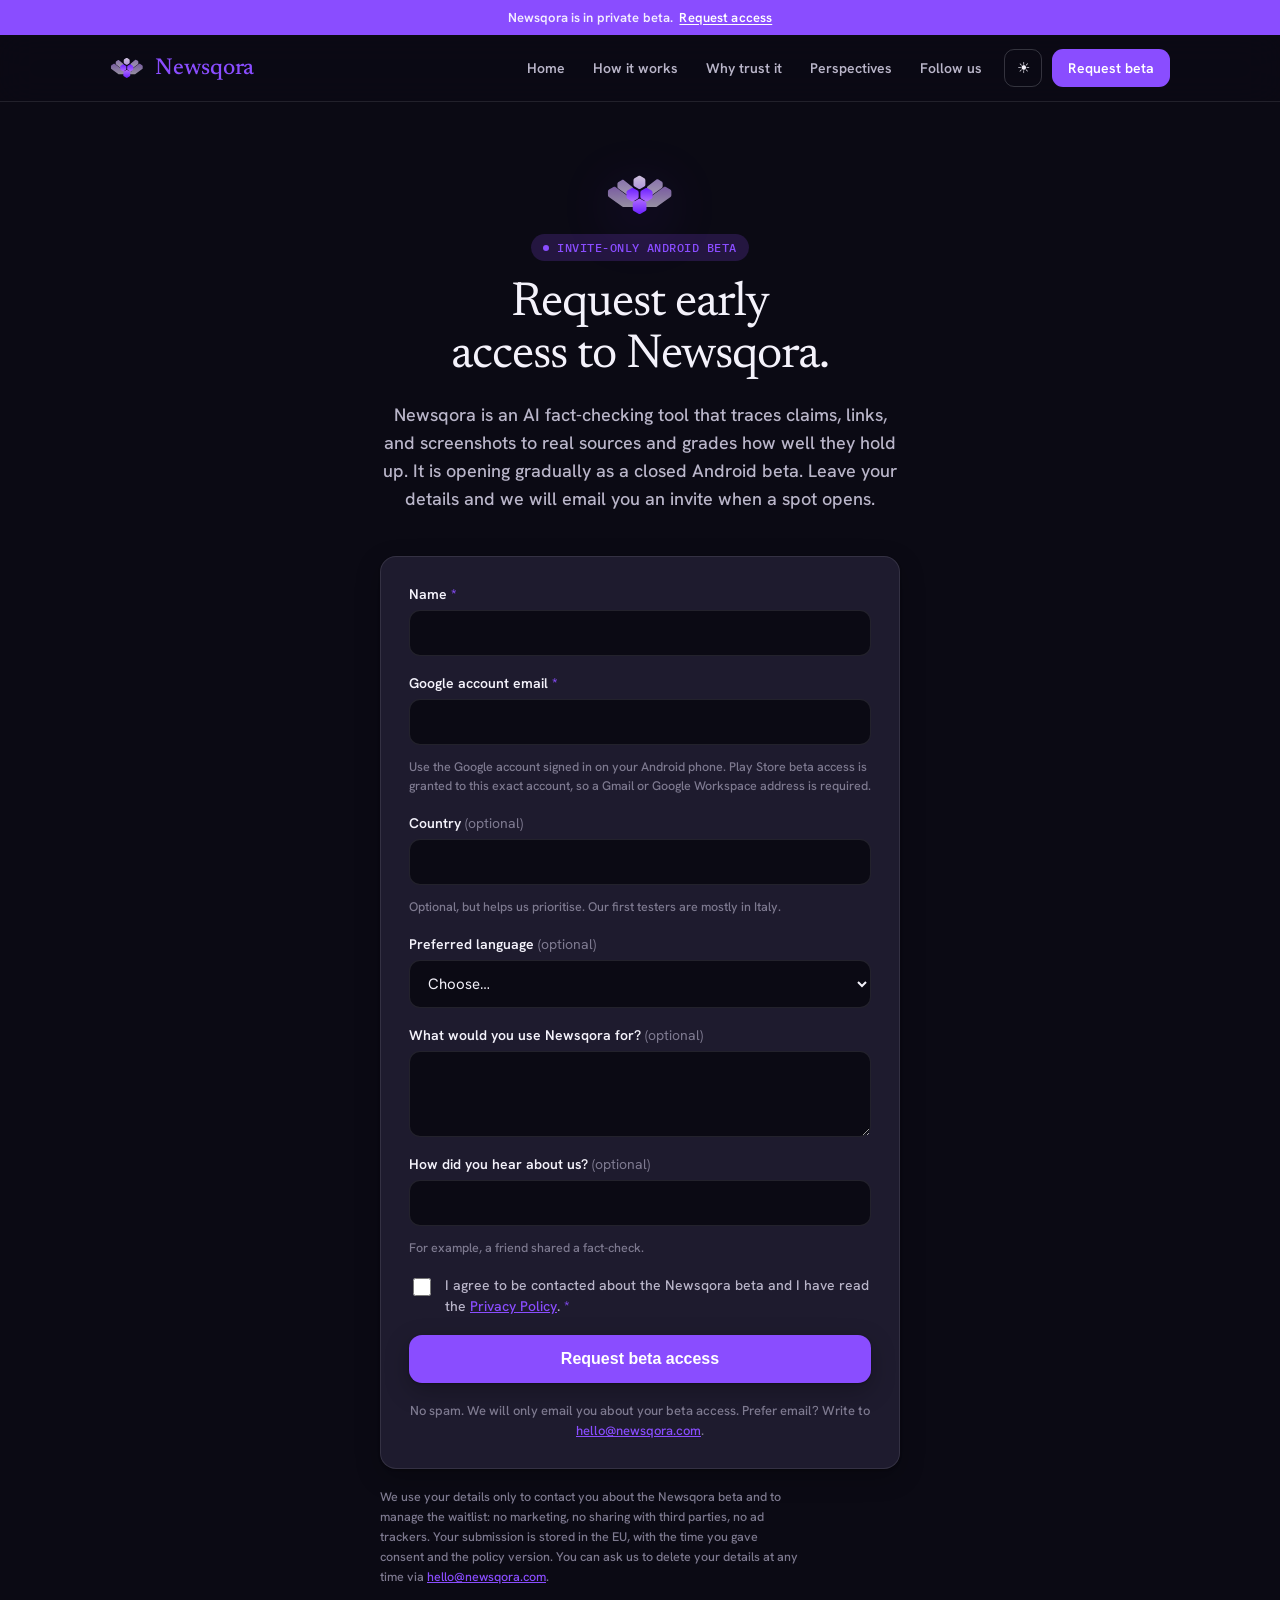
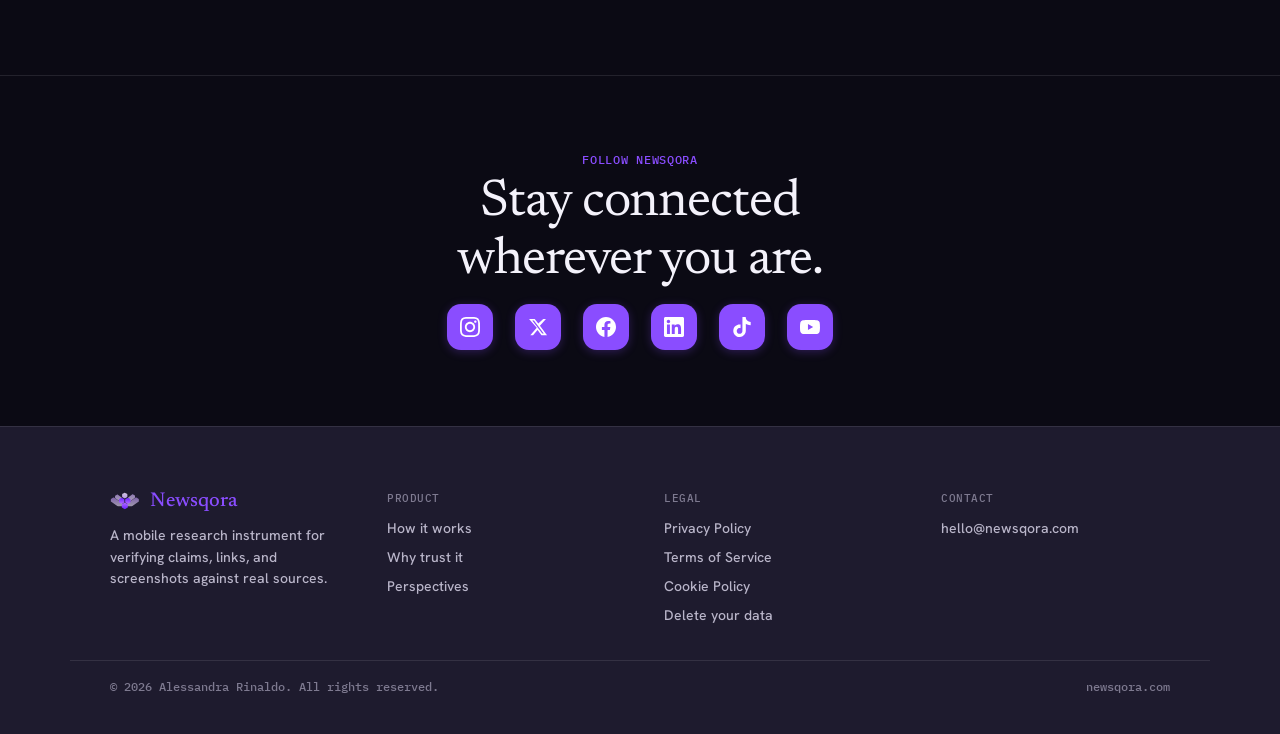
<file: beta.html>
<!DOCTYPE html>
<html lang="en">
<head>
  <meta charset="utf-8">
  <meta name="viewport" content="width=device-width, initial-scale=1">
  <meta http-equiv="Content-Security-Policy" content="default-src 'self'; base-uri 'self'; object-src 'none'; img-src 'self' data: https://newsqora.goatcounter.com; style-src 'self' 'unsafe-inline'; script-src 'self' https://gc.zgo.at; font-src 'self'; connect-src 'self' https://europe-west1-newsqora.cloudfunctions.net https://newsqora.goatcounter.com; form-action 'none'">
  <meta name="referrer" content="strict-origin-when-cross-origin">
  <base href="/">
  <title>Request beta access · Newsqora</title>
  <meta name="description" content="Join the Newsqora closed Android beta. Newsqora is an AI fact-checking tool that traces claims to real sources. Request an invite with your Google account.">
  <link rel="canonical" href="https://newsqora.com/beta">

  <!-- Open Graph / social cards -->
  <meta property="og:type" content="website">
  <meta property="og:site_name" content="Newsqora">
  <meta property="og:title" content="Request beta access · Newsqora">
  <meta property="og:description" content="Join the Newsqora closed Android beta. Request an invite with your Google account.">
  <meta property="og:url" content="https://newsqora.com/beta">
  <meta property="og:image" content="https://newsqora.com/logo-square.png">
  <meta name="twitter:card" content="summary">
  <meta name="twitter:title" content="Newsqora">
  <meta name="twitter:description" content="Join the Newsqora closed Android beta. Request an invite with your Google account.">
  <meta name="twitter:image" content="https://newsqora.com/logo-square.png">

  <link rel="icon" href="/favicon.ico" sizes="any">
  <link rel="icon" type="image/svg+xml" href="newsqora-mark.svg">
  <link rel="icon" type="image/png" sizes="512x512" href="favicon.png">
  <link rel="apple-touch-icon" href="logo-square.png">

  <link rel="stylesheet" href="fonts.css">
  <link rel="stylesheet" href="styles.css">

  <script type="application/ld+json">
  {
    "@context": "https://schema.org",
    "@type": "Organization",
    "name": "Newsqora",
    "url": "https://newsqora.com",
    "logo": "https://newsqora.com/logo-square.png",
    "description": "Newsqora is an AI-powered fact-checking assistant that delivers verified, sourced answers on any topic, with full source attribution on every response: author, date, publication, and link.",
    "foundingDate": "2026",
    "foundingLocation": {
      "@type": "Place",
      "address": { "@type": "PostalAddress", "addressCountry": "ES" }
    },
    "sameAs": [
      "https://www.wikidata.org/wiki/Q140656449",
      "https://www.f6s.com/newsqora",
      "https://www.instagram.com/newsqora",
      "https://x.com/Newsqora",
      "https://www.linkedin.com/company/120654032",
      "https://www.tiktok.com/@newsqora",
      "https://www.youtube.com/@Newsqora-com",
      "https://www.facebook.com/61590447247208"
    ]
  }
  </script>
</head>
<body>
  <div id="app" data-theme="dark"><div style="background:var(--accent); color:#fff; font-size:13px; font-weight:600; letter-spacing:.01em; text-align:center; padding:9px 16px;"><span style="opacity:.9;">Newsqora is in private beta.</span><a href="/beta" data-link="beta" style="color:#fff; text-decoration:underline; text-underline-offset:2px; margin-left:6px;">Request access</a></div><header style="position:sticky; top:0; z-index:40; backdrop-filter:blur(18px) saturate(160%); -webkit-backdrop-filter:blur(18px) saturate(160%); background:color-mix(in srgb, var(--paper) 82%, transparent); border-bottom:1px solid var(--hairline);"><div class="nq-headbar" style="max-width:1140px; margin:0 auto; padding:14px clamp(20px,5vw,40px); display:flex; align-items:center; justify-content:space-between; gap:24px; position:relative;"><a href="/" data-link="home" style="display:flex; align-items:center; gap:11px; text-decoration:none; flex-shrink:0;"><img src="newsqora-mark.svg" alt="Newsqora" width="34" height="21" style="display:block; width:34px; height:auto;"><span style="font-family:'Newsreader',Georgia,serif; font-weight:500; font-size:23px; letter-spacing:-.01em; color:var(--accent);">Newsqora</span></a><button class="nq-burger" data-action="menu" aria-label="Menu" aria-expanded="false" style="width:38px; height:38px; align-items:center; justify-content:center; background:transparent; border:1px solid var(--hairline-strong); border-radius:10px; color:var(--ink); cursor:pointer;"><span style="font-size:18px; line-height:1;">☰</span></button><nav class="nq-nav" style="display:flex; align-items:center; gap:4px; flex-wrap:wrap; justify-content:flex-end;"><a href="/#top" data-nav="top" aria-current="false" style="position:relative; font-size:14px; font-weight:600; color:var(--ink-soft); text-decoration:none; padding:8px 12px; border-radius:8px; transition:color .2s ease;">Home<span style="position:absolute; left:12px; right:12px; bottom:3px; height:2px; border-radius:2px; background:var(--ink); transform:scaleX(0); transform-origin:left; transition:transform .25s ease;"></span></a><a href="/#how" data-nav="how" aria-current="false" style="position:relative; font-size:14px; font-weight:600; color:var(--ink-soft); text-decoration:none; padding:8px 12px; border-radius:8px; transition:color .2s ease;">How it works<span style="position:absolute; left:12px; right:12px; bottom:3px; height:2px; border-radius:2px; background:var(--ink); transform:scaleX(0); transform-origin:left; transition:transform .25s ease;"></span></a><a href="/#trust" data-nav="trust" aria-current="false" style="position:relative; font-size:14px; font-weight:600; color:var(--ink-soft); text-decoration:none; padding:8px 12px; border-radius:8px; transition:color .2s ease;">Why trust it<span style="position:absolute; left:12px; right:12px; bottom:3px; height:2px; border-radius:2px; background:var(--ink); transform:scaleX(0); transform-origin:left; transition:transform .25s ease;"></span></a><a href="/#perspectives" data-nav="perspectives" aria-current="false" style="position:relative; font-size:14px; font-weight:600; color:var(--ink-soft); text-decoration:none; padding:8px 12px; border-radius:8px; transition:color .2s ease;">Perspectives<span style="position:absolute; left:12px; right:12px; bottom:3px; height:2px; border-radius:2px; background:var(--ink); transform:scaleX(0); transform-origin:left; transition:transform .25s ease;"></span></a><a href="/#follow" data-nav="follow" aria-current="false" style="position:relative; font-size:14px; font-weight:600; color:var(--ink-soft); text-decoration:none; padding:8px 12px; border-radius:8px; transition:color .2s ease;">Follow us<span style="position:absolute; left:12px; right:12px; bottom:3px; height:2px; border-radius:2px; background:var(--ink); transform:scaleX(0); transform-origin:left; transition:transform .25s ease;"></span></a><button data-action="theme" aria-label="Toggle colour theme" style="width:38px; height:38px; display:inline-flex; align-items:center; justify-content:center; background:transparent; border:1px solid var(--hairline-strong); border-radius:10px; color:var(--ink); margin-left:6px; cursor:pointer;"><span style="font-size:15px;">☀</span></button><a href="/beta" data-link="beta" style="font-size:14px; font-weight:600; color:#fff; background:var(--accent); text-decoration:none; padding:10px 16px; border-radius:11px; margin-left:6px; white-space:nowrap;">Request beta</a></nav></div></header><main><div style="max-width:600px; margin:0 auto; padding:clamp(40px,7vw,72px) clamp(20px,5vw,40px) clamp(56px,9vw,88px);"><div style="display:flex; flex-direction:column; align-items:center; text-align:center; gap:18px; margin-bottom:clamp(32px,5vw,44px);"><img src="newsqora-mark.svg" alt="" width="60" height="37" style="width:clamp(56px,10vw,68px); height:auto; filter:drop-shadow(0 12px 28px rgba(109,32,255,0.22));"><div style="display:inline-flex; align-items:center; gap:8px; font-family:'IBM Plex Mono',monospace; font-size:11.5px; letter-spacing:.04em; text-transform:uppercase; color:var(--accent); background:var(--accent-bg); padding:6px 12px; border-radius:999px;"><span class="nq-pulse-dot" style="width:6px; height:6px; border-radius:50%; background:var(--accent);"></span>Invite-only Android beta</div><h1 style="font-family:'Newsreader',Georgia,serif; font-weight:400; font-size:clamp(30px,5.4vw,48px); line-height:1.08; letter-spacing:-.02em; margin:0; max-width:18ch; text-wrap:balance;">Request early access to Newsqora.</h1><p style="font-size:clamp(15px,2vw,18px); line-height:1.55; color:var(--ink-soft); max-width:52ch; margin:0; text-wrap:pretty;">Newsqora is an AI fact-checking tool that traces claims, links, and screenshots to real sources and grades how well they hold up. It is opening gradually as a closed Android beta. Leave your details and we will email you an invite when a spot opens.</p></div><form id="beta-form" novalidate="" style="background:var(--card); border:1px solid var(--hairline); border-radius:16px; box-shadow:var(--shadow-md); padding:clamp(20px,4vw,28px); display:flex; flex-direction:column; gap:18px;"><div style="display:flex; flex-direction:column; gap:7px;"><label for="bf-name" style="font-size:14px; font-weight:600; color:var(--ink);">Name <span style="color:var(--accent)">*</span></label><input id="bf-name" name="name" type="text" required="" style="width:100%; padding:12px 14px; border-radius:11px; border:1px solid var(--hairline); background:var(--paper); color:var(--ink); font-family:inherit; font-size:15px; box-sizing:border-box;"></div><div style="display:flex; flex-direction:column; gap:7px;"><label for="bf-googleEmail" style="font-size:14px; font-weight:600; color:var(--ink);">Google account email <span style="color:var(--accent)">*</span></label><input id="bf-googleEmail" name="googleEmail" type="email" required="" inputmode="email" style="width:100%; padding:12px 14px; border-radius:11px; border:1px solid var(--hairline); background:var(--paper); color:var(--ink); font-family:inherit; font-size:15px; box-sizing:border-box;"><p style="margin:6px 0 0; font-size:12.5px; line-height:1.5; color:var(--ink-mute);">Use the Google account signed in on your Android phone. Play Store beta access is granted to this exact account, so a Gmail or Google Workspace address is required.</p></div><div style="display:flex; flex-direction:column; gap:7px;"><label for="bf-country" style="font-size:14px; font-weight:600; color:var(--ink);">Country <span style="color:var(--ink-mute); font-weight:400;">(optional)</span></label><input id="bf-country" name="country" type="text" style="width:100%; padding:12px 14px; border-radius:11px; border:1px solid var(--hairline); background:var(--paper); color:var(--ink); font-family:inherit; font-size:15px; box-sizing:border-box;"><p style="margin:6px 0 0; font-size:12.5px; line-height:1.5; color:var(--ink-mute);">Optional, but helps us prioritise. Our first testers are mostly in Italy.</p></div><div style="display:flex; flex-direction:column; gap:7px;"><label for="bf-language" style="font-size:14px; font-weight:600; color:var(--ink);">Preferred language <span style="color:var(--ink-mute); font-weight:400;">(optional)</span></label><select id="bf-language" name="language" style="width:100%; padding:12px 14px; border-radius:11px; border:1px solid var(--hairline); background:var(--paper); color:var(--ink); font-family:inherit; font-size:15px; box-sizing:border-box;"><option value="">Choose…</option><option value="Italian">Italian</option><option value="English">English</option></select></div><div style="display:flex; flex-direction:column; gap:7px;"><label for="bf-useCase" style="font-size:14px; font-weight:600; color:var(--ink);">What would you use Newsqora for? <span style="color:var(--ink-mute); font-weight:400;">(optional)</span></label><textarea id="bf-useCase" name="useCase" rows="3" style="width:100%; padding:12px 14px; border-radius:11px; border:1px solid var(--hairline); background:var(--paper); color:var(--ink); font-family:inherit; font-size:15px; box-sizing:border-box; resize:vertical;"></textarea></div><div style="display:flex; flex-direction:column; gap:7px;"><label for="bf-referral" style="font-size:14px; font-weight:600; color:var(--ink);">How did you hear about us? <span style="color:var(--ink-mute); font-weight:400;">(optional)</span></label><input id="bf-referral" name="referral" type="text" style="width:100%; padding:12px 14px; border-radius:11px; border:1px solid var(--hairline); background:var(--paper); color:var(--ink); font-family:inherit; font-size:15px; box-sizing:border-box;"><p style="margin:6px 0 0; font-size:12.5px; line-height:1.5; color:var(--ink-mute);">For example, a friend shared a fact-check.</p></div><div aria-hidden="true" style="position:absolute; left:-9999px; width:1px; height:1px; overflow:hidden;"><label>Company<input type="text" name="company" tabindex="-1" autocomplete="off"></label></div><label style="display:flex; align-items:flex-start; gap:11px; font-size:14px; line-height:1.5; color:var(--ink-soft); cursor:pointer;"><input type="checkbox" id="bf-consent" name="consent" style="margin-top:3px; width:18px; height:18px; accent-color:var(--accent); flex-shrink:0;"><span>I agree to be contacted about the Newsqora beta and I have read the <a href="/privacy" data-link="privacy" style="color:var(--accent);">Privacy Policy</a>. <span style="color:var(--accent)">*</span></span></label><div id="beta-msg" role="status" aria-live="polite" style="display:none; font-size:14px; line-height:1.5; padding:12px 14px; border-radius:11px;"></div><button type="submit" id="beta-submit" style="font-size:16px; font-weight:600; color:#fff; background:var(--accent); border:none; text-decoration:none; padding:15px 24px; border-radius:13px; box-shadow:var(--shadow-md); cursor:pointer;">Request beta access</button><p style="font-size:13px; line-height:1.5; color:var(--ink-mute); margin:0; text-align:center;">No spam. We will only email you about your beta access. Prefer email? Write to <a href="mailto:hello@newsqora.com" style="color:var(--accent);">hello@newsqora.com</a>.</p></form><p style="font-size:12.5px; line-height:1.6; color:var(--ink-mute); margin:18px 0 0; max-width:60ch;">We use your details only to contact you about the Newsqora beta and to manage the waitlist: no marketing, no sharing with third parties, no ad trackers. Your submission is stored in the EU, with the time you gave consent and the policy version. You can ask us to delete your details at any time via <a href="mailto:hello@newsqora.com" style="color:var(--accent);">hello@newsqora.com</a>.</p></div></main><section id="follow" style="border-top:1px solid var(--hairline);"><div style="max-width:1140px; margin:0 auto; padding:clamp(48px,7vw,76px) clamp(20px,5vw,40px); display:flex; flex-direction:column; align-items:center; text-align:center; gap:8px;"><p style="font-family:'IBM Plex Mono',monospace; font-size:12px; letter-spacing:.06em; text-transform:uppercase; color:var(--accent); margin:0;">Follow Newsqora</p><h2 style="font-family:'Newsreader',Georgia,serif; font-weight:400; font-size:clamp(30px,5vw,52px); line-height:1.1; letter-spacing:-.02em; margin:0 0 6px; max-width:20ch; text-wrap:balance;">Stay connected wherever you are.</h2><div class="nq-social-row" style="display:flex; flex-wrap:wrap; align-items:center; justify-content:center; gap:22px; max-width:530px;"><a class="nq-social" href="https://www.instagram.com/newsqora" target="_blank" rel="noopener noreferrer" aria-label="Instagram" title="Instagram" style="display:inline-flex; align-items:center; justify-content:center; width:46px; height:46px; border-radius:14px; color:#fff; background:var(--accent); box-shadow:0 2px 10px color-mix(in srgb, var(--accent) 28%, transparent); transition:transform .2s ease, box-shadow .2s ease, background .2s ease;"><svg viewBox="0 0 24 24" fill="currentColor" width="20" height="20" style="display:block;" aria-hidden="true"><path d="M12 2.163c3.204 0 3.584.012 4.85.07 3.252.148 4.771 1.691 4.919 4.919.058 1.265.069 1.645.069 4.849 0 3.205-.012 3.584-.069 4.849-.149 3.225-1.664 4.771-4.919 4.919-1.266.058-1.644.07-4.85.07-3.204 0-3.584-.012-4.849-.07-3.26-.149-4.771-1.699-4.919-4.92-.058-1.265-.07-1.644-.07-4.849 0-3.204.013-3.583.07-4.849.149-3.227 1.664-4.771 4.919-4.919 1.266-.057 1.645-.069 4.849-.069zm0-2.163c-3.259 0-3.667.014-4.947.072-4.358.2-6.78 2.618-6.98 6.98-.059 1.281-.073 1.689-.073 4.948 0 3.259.014 3.668.072 4.948.2 4.358 2.618 6.78 6.98 6.98 1.281.058 1.689.072 4.948.072 3.259 0 3.668-.014 4.948-.072 4.354-.2 6.782-2.618 6.979-6.98.059-1.28.073-1.689.073-4.948 0-3.259-.014-3.667-.072-4.947-.196-4.354-2.617-6.78-6.979-6.98-1.281-.059-1.69-.073-4.949-.073zm0 5.838c-3.403 0-6.162 2.759-6.162 6.162s2.759 6.163 6.162 6.163 6.162-2.759 6.162-6.163c0-3.403-2.759-6.162-6.162-6.162zm0 10.162c-2.209 0-4-1.79-4-4 0-2.209 1.791-4 4-4s4 1.791 4 4c0 2.21-1.791 4-4 4zm6.406-11.845c-.796 0-1.441.645-1.441 1.44s.645 1.44 1.441 1.44c.795 0 1.439-.645 1.439-1.44s-.644-1.44-1.439-1.44z"></path></svg></a><a class="nq-social" href="https://x.com/Newsqora" target="_blank" rel="noopener noreferrer" aria-label="X" title="X" style="display:inline-flex; align-items:center; justify-content:center; width:46px; height:46px; border-radius:14px; color:#fff; background:var(--accent); box-shadow:0 2px 10px color-mix(in srgb, var(--accent) 28%, transparent); transition:transform .2s ease, box-shadow .2s ease, background .2s ease;"><svg viewBox="0 0 24 24" fill="currentColor" width="20" height="20" style="display:block;" aria-hidden="true"><path d="M18.244 2.25h3.308l-7.227 8.26 8.502 11.24H16.17l-4.714-6.231-5.401 6.231H2.744l7.737-8.835L1.254 2.25H8.08l4.261 5.635zm-1.161 17.52h1.833L7.084 4.126H5.117z"></path></svg></a><a class="nq-social" href="https://www.facebook.com/profile.php?id=61590447247208" target="_blank" rel="noopener noreferrer" aria-label="Facebook" title="Facebook" style="display:inline-flex; align-items:center; justify-content:center; width:46px; height:46px; border-radius:14px; color:#fff; background:var(--accent); box-shadow:0 2px 10px color-mix(in srgb, var(--accent) 28%, transparent); transition:transform .2s ease, box-shadow .2s ease, background .2s ease;"><svg viewBox="0 0 24 24" fill="currentColor" width="20" height="20" style="display:block;" aria-hidden="true"><path d="M24 12.073c0-6.627-5.373-12-12-12s-12 5.373-12 12c0 5.99 4.388 10.954 10.125 11.854v-8.385H7.078v-3.47h3.047V9.43c0-3.007 1.792-4.669 4.533-4.669 1.312 0 2.686.235 2.686.235v2.953H15.83c-1.491 0-1.956.925-1.956 1.874v2.25h3.328l-.532 3.47h-2.796v8.385C19.612 23.027 24 18.062 24 12.073z"></path></svg></a><a class="nq-social" href="https://www.linkedin.com/company/120654032" target="_blank" rel="noopener noreferrer" aria-label="LinkedIn" title="LinkedIn" style="display:inline-flex; align-items:center; justify-content:center; width:46px; height:46px; border-radius:14px; color:#fff; background:var(--accent); box-shadow:0 2px 10px color-mix(in srgb, var(--accent) 28%, transparent); transition:transform .2s ease, box-shadow .2s ease, background .2s ease;"><svg viewBox="0 0 24 24" fill="currentColor" width="20" height="20" style="display:block;" aria-hidden="true"><path d="M20.447 20.452h-3.554v-5.569c0-1.328-.027-3.037-1.852-3.037-1.853 0-2.136 1.445-2.136 2.939v5.667H9.351V9h3.414v1.561h.046c.477-.9 1.637-1.85 3.37-1.85 3.601 0 4.267 2.37 4.267 5.455v6.286zM5.337 7.433c-1.144 0-2.063-.926-2.063-2.065 0-1.138.92-2.063 2.063-2.063 1.14 0 2.064.925 2.064 2.063 0 1.139-.925 2.065-2.064 2.065zm1.782 13.019H3.555V9h3.564v11.452zM22.225 0H1.771C.792 0 0 .774 0 1.729v20.542C0 23.227.792 24 1.771 24h20.451C23.2 24 24 23.227 24 22.271V1.729C24 .774 23.2 0 22.222 0h.003z"></path></svg></a><a class="nq-social" href="https://www.tiktok.com/@newsqora" target="_blank" rel="noopener noreferrer" aria-label="TikTok" title="TikTok" style="display:inline-flex; align-items:center; justify-content:center; width:46px; height:46px; border-radius:14px; color:#fff; background:var(--accent); box-shadow:0 2px 10px color-mix(in srgb, var(--accent) 28%, transparent); transition:transform .2s ease, box-shadow .2s ease, background .2s ease;"><svg viewBox="0 0 24 24" fill="currentColor" width="20" height="20" style="display:block;" aria-hidden="true"><path d="M12.525.02c1.31-.02 2.61-.01 3.91-.02.08 1.53.63 3.09 1.75 4.17 1.12 1.11 2.7 1.62 4.24 1.79v4.03c-1.44-.05-2.89-.35-4.2-.97-.57-.26-1.1-.59-1.62-.93-.01 2.92.01 5.84-.02 8.75-.08 1.4-.54 2.79-1.35 3.94-1.31 1.92-3.58 3.17-5.91 3.21-1.43.08-2.86-.31-4.08-1.03-2.02-1.19-3.44-3.37-3.65-5.71-.02-.5-.03-1-.01-1.49.18-1.9 1.12-3.72 2.58-4.96 1.66-1.44 3.98-2.13 6.15-1.72.02 1.48-.04 2.96-.04 4.44-.99-.32-2.15-.23-3.02.37-.63.41-1.11 1.04-1.36 1.75-.21.51-.15 1.07-.14 1.61.24 1.64 1.82 3.02 3.5 2.87 1.12-.01 2.19-.66 2.77-1.61.19-.33.4-.67.41-1.06.1-1.79.06-3.57.07-5.36.01-4.03-.01-8.05.02-12.07z"></path></svg></a><a class="nq-social" href="https://www.youtube.com/@Newsqora-com" target="_blank" rel="noopener noreferrer" aria-label="YouTube" title="YouTube" style="display:inline-flex; align-items:center; justify-content:center; width:46px; height:46px; border-radius:14px; color:#fff; background:var(--accent); box-shadow:0 2px 10px color-mix(in srgb, var(--accent) 28%, transparent); transition:transform .2s ease, box-shadow .2s ease, background .2s ease;"><svg viewBox="0 0 24 24" fill="currentColor" width="20" height="20" style="display:block;" aria-hidden="true"><path d="M23.498 6.186a3.016 3.016 0 0 0-2.122-2.136C19.505 3.545 12 3.545 12 3.545s-7.505 0-9.377.505A3.017 3.017 0 0 0 .502 6.186C0 8.07 0 12 0 12s0 3.93.502 5.814a3.016 3.016 0 0 0 2.122 2.136c1.871.505 9.376.505 9.376.505s7.505 0 9.377-.505a3.015 3.015 0 0 0 2.122-2.136C24 15.93 24 12 24 12s0-3.93-.502-5.814zM9.545 15.568V8.432L15.818 12l-6.273 3.568z"></path></svg></a></div></div></section><footer style="background:var(--card); border-top:1px solid var(--hairline);"><div style="max-width:1140px; margin:0 auto; padding:clamp(44px,6vw,64px) clamp(20px,5vw,40px) 36px; display:grid; grid-template-columns:repeat(auto-fit,minmax(180px,1fr)); gap:clamp(28px,4vw,48px);"><div style="display:flex; flex-direction:column; gap:14px; max-width:30ch;"><a href="/" data-link="home" style="display:flex; align-items:center; gap:10px; text-decoration:none;"><img src="newsqora-mark.svg" alt="Newsqora" width="30" height="18" style="width:30px; height:auto;"><span style="font-family:'Newsreader',Georgia,serif; font-weight:500; font-size:20px; color:var(--accent);">Newsqora</span></a><p style="font-size:14px; line-height:1.55; color:var(--ink-soft); margin:0;">A mobile research instrument for verifying claims, links, and screenshots against real sources.</p></div><div style="display:flex; flex-direction:column; gap:11px;"><p style="font-family:'IBM Plex Mono',monospace; font-size:11px; letter-spacing:.05em; text-transform:uppercase; color:var(--ink-mute); margin:0 0 3px;">Product</p><a href="/#how" data-nav="how" style="font-size:14px; color:var(--ink-soft); text-decoration:none;">How it works</a><a href="/#trust" data-nav="trust" style="font-size:14px; color:var(--ink-soft); text-decoration:none;">Why trust it</a><a href="/#perspectives" data-nav="perspectives" style="font-size:14px; color:var(--ink-soft); text-decoration:none;">Perspectives</a></div><div style="display:flex; flex-direction:column; gap:11px;"><p style="font-family:'IBM Plex Mono',monospace; font-size:11px; letter-spacing:.05em; text-transform:uppercase; color:var(--ink-mute); margin:0 0 3px;">Legal</p><a href="/privacy" data-link="privacy" style="font-size:14px; color:var(--ink-soft); text-decoration:none;">Privacy Policy</a><a href="/terms" data-link="terms" style="font-size:14px; color:var(--ink-soft); text-decoration:none;">Terms of Service</a><a href="/cookies" data-link="cookies" style="font-size:14px; color:var(--ink-soft); text-decoration:none;">Cookie Policy</a><a href="/delete-account" data-link="delete-account" style="font-size:14px; color:var(--ink-soft); text-decoration:none;">Delete your data</a></div><div style="display:flex; flex-direction:column; gap:11px;"><p style="font-family:'IBM Plex Mono',monospace; font-size:11px; letter-spacing:.05em; text-transform:uppercase; color:var(--ink-mute); margin:0 0 3px;">Contact</p><a href="mailto:hello@newsqora.com" style="font-size:14px; color:var(--ink-soft); text-decoration:none;">hello@newsqora.com</a></div></div><div style="max-width:1140px; margin:0 auto; padding:18px clamp(20px,5vw,40px) 40px; border-top:1px solid var(--hairline); display:flex; flex-wrap:wrap; gap:10px 20px; justify-content:space-between; align-items:center;"><p style="font-family:'IBM Plex Mono',monospace; font-size:11.5px; color:var(--ink-mute); margin:0;">© 2026 Alessandra Rinaldo. All rights reserved.</p><p style="font-family:'IBM Plex Mono',monospace; font-size:11.5px; color:var(--ink-mute); margin:0;">newsqora.com</p></div></footer></div>
  <script src="app.js"></script>
  <script data-goatcounter="https://newsqora.goatcounter.com/count" async src="//gc.zgo.at/count.js"></script>
</body>
</html>
</file>
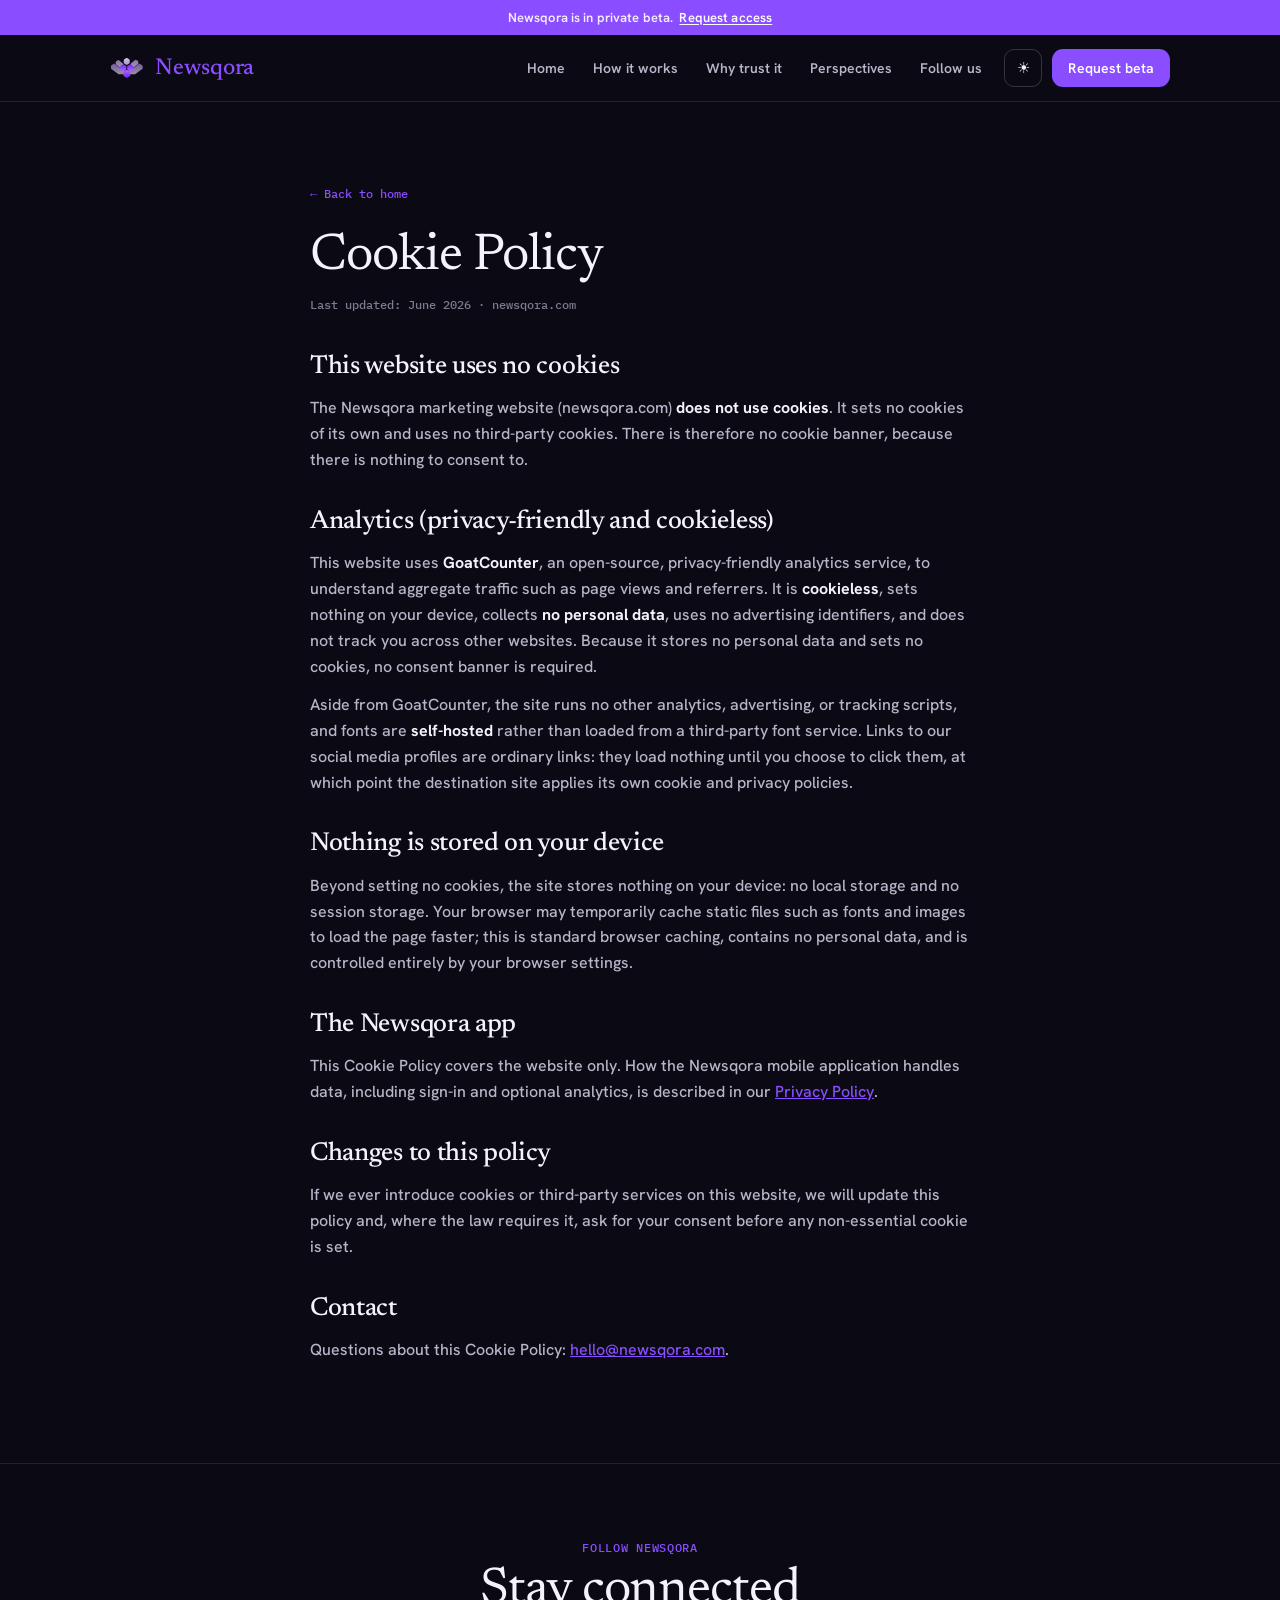
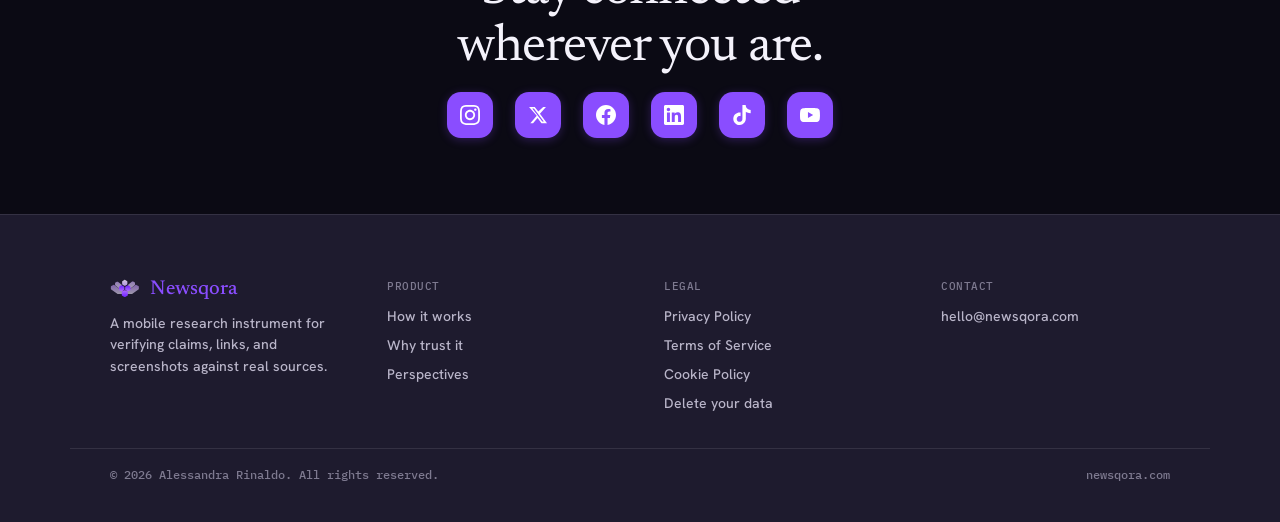
<file: cookies.html>
<!DOCTYPE html>
<html lang="en">
<head>
  <meta charset="utf-8">
  <meta name="viewport" content="width=device-width, initial-scale=1">
  <meta http-equiv="Content-Security-Policy" content="default-src 'self'; base-uri 'self'; object-src 'none'; img-src 'self' data: https://newsqora.goatcounter.com; style-src 'self' 'unsafe-inline'; script-src 'self' https://gc.zgo.at; font-src 'self'; connect-src 'self' https://europe-west1-newsqora.cloudfunctions.net https://newsqora.goatcounter.com; form-action 'none'">
  <meta name="referrer" content="strict-origin-when-cross-origin">
  <base href="/">
  <title>Cookie Policy · Newsqora</title>
  <meta name="description" content="The Newsqora website uses no cookies and no tracking. This Cookie Policy explains what that means and how the site handles data.">
  <link rel="canonical" href="https://newsqora.com/cookies">

  <!-- Open Graph / social cards -->
  <meta property="og:type" content="website">
  <meta property="og:site_name" content="Newsqora">
  <meta property="og:title" content="Cookie Policy · Newsqora">
  <meta property="og:description" content="The Newsqora website uses no cookies and no tracking.">
  <meta property="og:url" content="https://newsqora.com/cookies">
  <meta property="og:image" content="https://newsqora.com/logo-square.png">
  <meta name="twitter:card" content="summary">
  <meta name="twitter:title" content="Newsqora">
  <meta name="twitter:description" content="The Newsqora website uses no cookies and no tracking.">
  <meta name="twitter:image" content="https://newsqora.com/logo-square.png">

  <link rel="icon" href="/favicon.ico" sizes="any">
  <link rel="icon" type="image/svg+xml" href="newsqora-mark.svg">
  <link rel="icon" type="image/png" sizes="512x512" href="favicon.png">
  <link rel="apple-touch-icon" href="logo-square.png">

  <link rel="stylesheet" href="fonts.css">
  <link rel="stylesheet" href="styles.css">

  <script type="application/ld+json">
  {
    "@context": "https://schema.org",
    "@type": "Organization",
    "name": "Newsqora",
    "url": "https://newsqora.com",
    "logo": "https://newsqora.com/logo-square.png",
    "description": "Newsqora is an AI-powered fact-checking assistant that delivers verified, sourced answers on any topic, with full source attribution on every response: author, date, publication, and link.",
    "foundingDate": "2026",
    "foundingLocation": {
      "@type": "Place",
      "address": { "@type": "PostalAddress", "addressCountry": "ES" }
    },
    "sameAs": [
      "https://www.wikidata.org/wiki/Q140656449",
      "https://www.f6s.com/newsqora",
      "https://www.instagram.com/newsqora",
      "https://x.com/Newsqora",
      "https://www.linkedin.com/company/120654032",
      "https://www.tiktok.com/@newsqora",
      "https://www.youtube.com/@Newsqora-com",
      "https://www.facebook.com/61590447247208"
    ]
  }
  </script>
</head>
<body>
  <div id="app" data-theme="dark"><div style="background:var(--accent); color:#fff; font-size:13px; font-weight:600; letter-spacing:.01em; text-align:center; padding:9px 16px;"><span style="opacity:.9;">Newsqora is in private beta.</span><a href="/beta" data-link="beta" style="color:#fff; text-decoration:underline; text-underline-offset:2px; margin-left:6px;">Request access</a></div><header style="position:sticky; top:0; z-index:40; backdrop-filter:blur(18px) saturate(160%); -webkit-backdrop-filter:blur(18px) saturate(160%); background:color-mix(in srgb, var(--paper) 82%, transparent); border-bottom:1px solid var(--hairline);"><div class="nq-headbar" style="max-width:1140px; margin:0 auto; padding:14px clamp(20px,5vw,40px); display:flex; align-items:center; justify-content:space-between; gap:24px; position:relative;"><a href="/" data-link="home" style="display:flex; align-items:center; gap:11px; text-decoration:none; flex-shrink:0;"><img src="newsqora-mark.svg" alt="Newsqora" width="34" height="21" style="display:block; width:34px; height:auto;"><span style="font-family:'Newsreader',Georgia,serif; font-weight:500; font-size:23px; letter-spacing:-.01em; color:var(--accent);">Newsqora</span></a><button class="nq-burger" data-action="menu" aria-label="Menu" aria-expanded="false" style="width:38px; height:38px; align-items:center; justify-content:center; background:transparent; border:1px solid var(--hairline-strong); border-radius:10px; color:var(--ink); cursor:pointer;"><span style="font-size:18px; line-height:1;">☰</span></button><nav class="nq-nav" style="display:flex; align-items:center; gap:4px; flex-wrap:wrap; justify-content:flex-end;"><a href="/#top" data-nav="top" aria-current="false" style="position:relative; font-size:14px; font-weight:600; color:var(--ink-soft); text-decoration:none; padding:8px 12px; border-radius:8px; transition:color .2s ease;">Home<span style="position:absolute; left:12px; right:12px; bottom:3px; height:2px; border-radius:2px; background:var(--ink); transform:scaleX(0); transform-origin:left; transition:transform .25s ease;"></span></a><a href="/#how" data-nav="how" aria-current="false" style="position:relative; font-size:14px; font-weight:600; color:var(--ink-soft); text-decoration:none; padding:8px 12px; border-radius:8px; transition:color .2s ease;">How it works<span style="position:absolute; left:12px; right:12px; bottom:3px; height:2px; border-radius:2px; background:var(--ink); transform:scaleX(0); transform-origin:left; transition:transform .25s ease;"></span></a><a href="/#trust" data-nav="trust" aria-current="false" style="position:relative; font-size:14px; font-weight:600; color:var(--ink-soft); text-decoration:none; padding:8px 12px; border-radius:8px; transition:color .2s ease;">Why trust it<span style="position:absolute; left:12px; right:12px; bottom:3px; height:2px; border-radius:2px; background:var(--ink); transform:scaleX(0); transform-origin:left; transition:transform .25s ease;"></span></a><a href="/#perspectives" data-nav="perspectives" aria-current="false" style="position:relative; font-size:14px; font-weight:600; color:var(--ink-soft); text-decoration:none; padding:8px 12px; border-radius:8px; transition:color .2s ease;">Perspectives<span style="position:absolute; left:12px; right:12px; bottom:3px; height:2px; border-radius:2px; background:var(--ink); transform:scaleX(0); transform-origin:left; transition:transform .25s ease;"></span></a><a href="/#follow" data-nav="follow" aria-current="false" style="position:relative; font-size:14px; font-weight:600; color:var(--ink-soft); text-decoration:none; padding:8px 12px; border-radius:8px; transition:color .2s ease;">Follow us<span style="position:absolute; left:12px; right:12px; bottom:3px; height:2px; border-radius:2px; background:var(--ink); transform:scaleX(0); transform-origin:left; transition:transform .25s ease;"></span></a><button data-action="theme" aria-label="Toggle colour theme" style="width:38px; height:38px; display:inline-flex; align-items:center; justify-content:center; background:transparent; border:1px solid var(--hairline-strong); border-radius:10px; color:var(--ink); margin-left:6px; cursor:pointer;"><span style="font-size:15px;">☀</span></button><a href="/beta" data-link="beta" style="font-size:14px; font-weight:600; color:#fff; background:var(--accent); text-decoration:none; padding:10px 16px; border-radius:11px; margin-left:6px; white-space:nowrap;">Request beta</a></nav></div></header><main><div style="max-width:740px; margin:0 auto; padding:clamp(44px,7vw,80px) clamp(20px,5vw,40px) clamp(64px,9vw,100px);"><a href="/" data-link="home" style="font-family:'IBM Plex Mono',monospace; font-size:12px; color:var(--accent); text-decoration:none;">← Back to home</a><h1 style="font-family:'Newsreader',Georgia,serif; font-weight:400; font-size:clamp(32px,5.4vw,52px); line-height:1.08; letter-spacing:-.02em; margin:26px 0 12px;">Cookie Policy</h1><p style="font-family:'IBM Plex Mono',monospace; font-size:12px; color:var(--ink-mute); margin:0 0 40px;">Last updated: June 2026 · newsqora.com</p><div style="display:flex; flex-direction:column; gap:34px;"><section><h2 style="font-family:'Newsreader',Georgia,serif; font-weight:500; font-size:clamp(20px,3vw,26px); line-height:1.2; letter-spacing:-.012em; margin:0 0 12px;">This website uses no cookies</h2><div style="font-size:16px; line-height:1.62; color:var(--ink-soft);"><p style="margin:0">The Newsqora marketing website (newsqora.com) <strong style="color:var(--ink)">does not use cookies</strong>. It sets no cookies of its own and uses no third-party cookies. There is therefore no cookie banner, because there is nothing to consent to.</p></div></section><section><h2 style="font-family:'Newsreader',Georgia,serif; font-weight:500; font-size:clamp(20px,3vw,26px); line-height:1.2; letter-spacing:-.012em; margin:0 0 12px;">Analytics (privacy-friendly and cookieless)</h2><div style="font-size:16px; line-height:1.62; color:var(--ink-soft);"><p style="margin:0 0 12px">This website uses <strong style="color:var(--ink)">GoatCounter</strong>, an open-source, privacy-friendly analytics service, to understand aggregate traffic such as page views and referrers. It is <strong style="color:var(--ink)">cookieless</strong>, sets nothing on your device, collects <strong style="color:var(--ink)">no personal data</strong>, uses no advertising identifiers, and does not track you across other websites. Because it stores no personal data and sets no cookies, no consent banner is required.</p><p style="margin:0">Aside from GoatCounter, the site runs no other analytics, advertising, or tracking scripts, and fonts are <strong style="color:var(--ink)">self-hosted</strong> rather than loaded from a third-party font service. Links to our social media profiles are ordinary links: they load nothing until you choose to click them, at which point the destination site applies its own cookie and privacy policies.</p></div></section><section><h2 style="font-family:'Newsreader',Georgia,serif; font-weight:500; font-size:clamp(20px,3vw,26px); line-height:1.2; letter-spacing:-.012em; margin:0 0 12px;">Nothing is stored on your device</h2><div style="font-size:16px; line-height:1.62; color:var(--ink-soft);"><p style="margin:0">Beyond setting no cookies, the site stores nothing on your device: no local storage and no session storage. Your browser may temporarily cache static files such as fonts and images to load the page faster; this is standard browser caching, contains no personal data, and is controlled entirely by your browser settings.</p></div></section><section><h2 style="font-family:'Newsreader',Georgia,serif; font-weight:500; font-size:clamp(20px,3vw,26px); line-height:1.2; letter-spacing:-.012em; margin:0 0 12px;">The Newsqora app</h2><div style="font-size:16px; line-height:1.62; color:var(--ink-soft);"><p style="margin:0">This Cookie Policy covers the website only. How the Newsqora mobile application handles data, including sign-in and optional analytics, is described in our <a href="/privacy" data-link="privacy" style="color:var(--accent)">Privacy Policy</a>.</p></div></section><section><h2 style="font-family:'Newsreader',Georgia,serif; font-weight:500; font-size:clamp(20px,3vw,26px); line-height:1.2; letter-spacing:-.012em; margin:0 0 12px;">Changes to this policy</h2><div style="font-size:16px; line-height:1.62; color:var(--ink-soft);"><p style="margin:0">If we ever introduce cookies or third-party services on this website, we will update this policy and, where the law requires it, ask for your consent before any non-essential cookie is set.</p></div></section><section><h2 style="font-family:'Newsreader',Georgia,serif; font-weight:500; font-size:clamp(20px,3vw,26px); line-height:1.2; letter-spacing:-.012em; margin:0 0 12px;">Contact</h2><div style="font-size:16px; line-height:1.62; color:var(--ink-soft);"><p style="margin:0">Questions about this Cookie Policy: <a href="mailto:hello@newsqora.com" style="color:var(--accent)">hello@newsqora.com</a>.</p></div></section></div></div></main><section id="follow" style="border-top:1px solid var(--hairline);"><div style="max-width:1140px; margin:0 auto; padding:clamp(48px,7vw,76px) clamp(20px,5vw,40px); display:flex; flex-direction:column; align-items:center; text-align:center; gap:8px;"><p style="font-family:'IBM Plex Mono',monospace; font-size:12px; letter-spacing:.06em; text-transform:uppercase; color:var(--accent); margin:0;">Follow Newsqora</p><h2 style="font-family:'Newsreader',Georgia,serif; font-weight:400; font-size:clamp(30px,5vw,52px); line-height:1.1; letter-spacing:-.02em; margin:0 0 6px; max-width:20ch; text-wrap:balance;">Stay connected wherever you are.</h2><div class="nq-social-row" style="display:flex; flex-wrap:wrap; align-items:center; justify-content:center; gap:22px; max-width:530px;"><a class="nq-social" href="https://www.instagram.com/newsqora" target="_blank" rel="noopener noreferrer" aria-label="Instagram" title="Instagram" style="display:inline-flex; align-items:center; justify-content:center; width:46px; height:46px; border-radius:14px; color:#fff; background:var(--accent); box-shadow:0 2px 10px color-mix(in srgb, var(--accent) 28%, transparent); transition:transform .2s ease, box-shadow .2s ease, background .2s ease;"><svg viewBox="0 0 24 24" fill="currentColor" width="20" height="20" style="display:block;" aria-hidden="true"><path d="M12 2.163c3.204 0 3.584.012 4.85.07 3.252.148 4.771 1.691 4.919 4.919.058 1.265.069 1.645.069 4.849 0 3.205-.012 3.584-.069 4.849-.149 3.225-1.664 4.771-4.919 4.919-1.266.058-1.644.07-4.85.07-3.204 0-3.584-.012-4.849-.07-3.26-.149-4.771-1.699-4.919-4.92-.058-1.265-.07-1.644-.07-4.849 0-3.204.013-3.583.07-4.849.149-3.227 1.664-4.771 4.919-4.919 1.266-.057 1.645-.069 4.849-.069zm0-2.163c-3.259 0-3.667.014-4.947.072-4.358.2-6.78 2.618-6.98 6.98-.059 1.281-.073 1.689-.073 4.948 0 3.259.014 3.668.072 4.948.2 4.358 2.618 6.78 6.98 6.98 1.281.058 1.689.072 4.948.072 3.259 0 3.668-.014 4.948-.072 4.354-.2 6.782-2.618 6.979-6.98.059-1.28.073-1.689.073-4.948 0-3.259-.014-3.667-.072-4.947-.196-4.354-2.617-6.78-6.979-6.98-1.281-.059-1.69-.073-4.949-.073zm0 5.838c-3.403 0-6.162 2.759-6.162 6.162s2.759 6.163 6.162 6.163 6.162-2.759 6.162-6.163c0-3.403-2.759-6.162-6.162-6.162zm0 10.162c-2.209 0-4-1.79-4-4 0-2.209 1.791-4 4-4s4 1.791 4 4c0 2.21-1.791 4-4 4zm6.406-11.845c-.796 0-1.441.645-1.441 1.44s.645 1.44 1.441 1.44c.795 0 1.439-.645 1.439-1.44s-.644-1.44-1.439-1.44z"></path></svg></a><a class="nq-social" href="https://x.com/Newsqora" target="_blank" rel="noopener noreferrer" aria-label="X" title="X" style="display:inline-flex; align-items:center; justify-content:center; width:46px; height:46px; border-radius:14px; color:#fff; background:var(--accent); box-shadow:0 2px 10px color-mix(in srgb, var(--accent) 28%, transparent); transition:transform .2s ease, box-shadow .2s ease, background .2s ease;"><svg viewBox="0 0 24 24" fill="currentColor" width="20" height="20" style="display:block;" aria-hidden="true"><path d="M18.244 2.25h3.308l-7.227 8.26 8.502 11.24H16.17l-4.714-6.231-5.401 6.231H2.744l7.737-8.835L1.254 2.25H8.08l4.261 5.635zm-1.161 17.52h1.833L7.084 4.126H5.117z"></path></svg></a><a class="nq-social" href="https://www.facebook.com/profile.php?id=61590447247208" target="_blank" rel="noopener noreferrer" aria-label="Facebook" title="Facebook" style="display:inline-flex; align-items:center; justify-content:center; width:46px; height:46px; border-radius:14px; color:#fff; background:var(--accent); box-shadow:0 2px 10px color-mix(in srgb, var(--accent) 28%, transparent); transition:transform .2s ease, box-shadow .2s ease, background .2s ease;"><svg viewBox="0 0 24 24" fill="currentColor" width="20" height="20" style="display:block;" aria-hidden="true"><path d="M24 12.073c0-6.627-5.373-12-12-12s-12 5.373-12 12c0 5.99 4.388 10.954 10.125 11.854v-8.385H7.078v-3.47h3.047V9.43c0-3.007 1.792-4.669 4.533-4.669 1.312 0 2.686.235 2.686.235v2.953H15.83c-1.491 0-1.956.925-1.956 1.874v2.25h3.328l-.532 3.47h-2.796v8.385C19.612 23.027 24 18.062 24 12.073z"></path></svg></a><a class="nq-social" href="https://www.linkedin.com/company/120654032" target="_blank" rel="noopener noreferrer" aria-label="LinkedIn" title="LinkedIn" style="display:inline-flex; align-items:center; justify-content:center; width:46px; height:46px; border-radius:14px; color:#fff; background:var(--accent); box-shadow:0 2px 10px color-mix(in srgb, var(--accent) 28%, transparent); transition:transform .2s ease, box-shadow .2s ease, background .2s ease;"><svg viewBox="0 0 24 24" fill="currentColor" width="20" height="20" style="display:block;" aria-hidden="true"><path d="M20.447 20.452h-3.554v-5.569c0-1.328-.027-3.037-1.852-3.037-1.853 0-2.136 1.445-2.136 2.939v5.667H9.351V9h3.414v1.561h.046c.477-.9 1.637-1.85 3.37-1.85 3.601 0 4.267 2.37 4.267 5.455v6.286zM5.337 7.433c-1.144 0-2.063-.926-2.063-2.065 0-1.138.92-2.063 2.063-2.063 1.14 0 2.064.925 2.064 2.063 0 1.139-.925 2.065-2.064 2.065zm1.782 13.019H3.555V9h3.564v11.452zM22.225 0H1.771C.792 0 0 .774 0 1.729v20.542C0 23.227.792 24 1.771 24h20.451C23.2 24 24 23.227 24 22.271V1.729C24 .774 23.2 0 22.222 0h.003z"></path></svg></a><a class="nq-social" href="https://www.tiktok.com/@newsqora" target="_blank" rel="noopener noreferrer" aria-label="TikTok" title="TikTok" style="display:inline-flex; align-items:center; justify-content:center; width:46px; height:46px; border-radius:14px; color:#fff; background:var(--accent); box-shadow:0 2px 10px color-mix(in srgb, var(--accent) 28%, transparent); transition:transform .2s ease, box-shadow .2s ease, background .2s ease;"><svg viewBox="0 0 24 24" fill="currentColor" width="20" height="20" style="display:block;" aria-hidden="true"><path d="M12.525.02c1.31-.02 2.61-.01 3.91-.02.08 1.53.63 3.09 1.75 4.17 1.12 1.11 2.7 1.62 4.24 1.79v4.03c-1.44-.05-2.89-.35-4.2-.97-.57-.26-1.1-.59-1.62-.93-.01 2.92.01 5.84-.02 8.75-.08 1.4-.54 2.79-1.35 3.94-1.31 1.92-3.58 3.17-5.91 3.21-1.43.08-2.86-.31-4.08-1.03-2.02-1.19-3.44-3.37-3.65-5.71-.02-.5-.03-1-.01-1.49.18-1.9 1.12-3.72 2.58-4.96 1.66-1.44 3.98-2.13 6.15-1.72.02 1.48-.04 2.96-.04 4.44-.99-.32-2.15-.23-3.02.37-.63.41-1.11 1.04-1.36 1.75-.21.51-.15 1.07-.14 1.61.24 1.64 1.82 3.02 3.5 2.87 1.12-.01 2.19-.66 2.77-1.61.19-.33.4-.67.41-1.06.1-1.79.06-3.57.07-5.36.01-4.03-.01-8.05.02-12.07z"></path></svg></a><a class="nq-social" href="https://www.youtube.com/@Newsqora-com" target="_blank" rel="noopener noreferrer" aria-label="YouTube" title="YouTube" style="display:inline-flex; align-items:center; justify-content:center; width:46px; height:46px; border-radius:14px; color:#fff; background:var(--accent); box-shadow:0 2px 10px color-mix(in srgb, var(--accent) 28%, transparent); transition:transform .2s ease, box-shadow .2s ease, background .2s ease;"><svg viewBox="0 0 24 24" fill="currentColor" width="20" height="20" style="display:block;" aria-hidden="true"><path d="M23.498 6.186a3.016 3.016 0 0 0-2.122-2.136C19.505 3.545 12 3.545 12 3.545s-7.505 0-9.377.505A3.017 3.017 0 0 0 .502 6.186C0 8.07 0 12 0 12s0 3.93.502 5.814a3.016 3.016 0 0 0 2.122 2.136c1.871.505 9.376.505 9.376.505s7.505 0 9.377-.505a3.015 3.015 0 0 0 2.122-2.136C24 15.93 24 12 24 12s0-3.93-.502-5.814zM9.545 15.568V8.432L15.818 12l-6.273 3.568z"></path></svg></a></div></div></section><footer style="background:var(--card); border-top:1px solid var(--hairline);"><div style="max-width:1140px; margin:0 auto; padding:clamp(44px,6vw,64px) clamp(20px,5vw,40px) 36px; display:grid; grid-template-columns:repeat(auto-fit,minmax(180px,1fr)); gap:clamp(28px,4vw,48px);"><div style="display:flex; flex-direction:column; gap:14px; max-width:30ch;"><a href="/" data-link="home" style="display:flex; align-items:center; gap:10px; text-decoration:none;"><img src="newsqora-mark.svg" alt="Newsqora" width="30" height="18" style="width:30px; height:auto;"><span style="font-family:'Newsreader',Georgia,serif; font-weight:500; font-size:20px; color:var(--accent);">Newsqora</span></a><p style="font-size:14px; line-height:1.55; color:var(--ink-soft); margin:0;">A mobile research instrument for verifying claims, links, and screenshots against real sources.</p></div><div style="display:flex; flex-direction:column; gap:11px;"><p style="font-family:'IBM Plex Mono',monospace; font-size:11px; letter-spacing:.05em; text-transform:uppercase; color:var(--ink-mute); margin:0 0 3px;">Product</p><a href="/#how" data-nav="how" style="font-size:14px; color:var(--ink-soft); text-decoration:none;">How it works</a><a href="/#trust" data-nav="trust" style="font-size:14px; color:var(--ink-soft); text-decoration:none;">Why trust it</a><a href="/#perspectives" data-nav="perspectives" style="font-size:14px; color:var(--ink-soft); text-decoration:none;">Perspectives</a></div><div style="display:flex; flex-direction:column; gap:11px;"><p style="font-family:'IBM Plex Mono',monospace; font-size:11px; letter-spacing:.05em; text-transform:uppercase; color:var(--ink-mute); margin:0 0 3px;">Legal</p><a href="/privacy" data-link="privacy" style="font-size:14px; color:var(--ink-soft); text-decoration:none;">Privacy Policy</a><a href="/terms" data-link="terms" style="font-size:14px; color:var(--ink-soft); text-decoration:none;">Terms of Service</a><a href="/cookies" data-link="cookies" style="font-size:14px; color:var(--ink-soft); text-decoration:none;">Cookie Policy</a><a href="/delete-account" data-link="delete-account" style="font-size:14px; color:var(--ink-soft); text-decoration:none;">Delete your data</a></div><div style="display:flex; flex-direction:column; gap:11px;"><p style="font-family:'IBM Plex Mono',monospace; font-size:11px; letter-spacing:.05em; text-transform:uppercase; color:var(--ink-mute); margin:0 0 3px;">Contact</p><a href="mailto:hello@newsqora.com" style="font-size:14px; color:var(--ink-soft); text-decoration:none;">hello@newsqora.com</a></div></div><div style="max-width:1140px; margin:0 auto; padding:18px clamp(20px,5vw,40px) 40px; border-top:1px solid var(--hairline); display:flex; flex-wrap:wrap; gap:10px 20px; justify-content:space-between; align-items:center;"><p style="font-family:'IBM Plex Mono',monospace; font-size:11.5px; color:var(--ink-mute); margin:0;">© 2026 Alessandra Rinaldo. All rights reserved.</p><p style="font-family:'IBM Plex Mono',monospace; font-size:11.5px; color:var(--ink-mute); margin:0;">newsqora.com</p></div></footer></div>
  <script src="app.js"></script>
  <script data-goatcounter="https://newsqora.goatcounter.com/count" async src="//gc.zgo.at/count.js"></script>
</body>
</html>
</file>
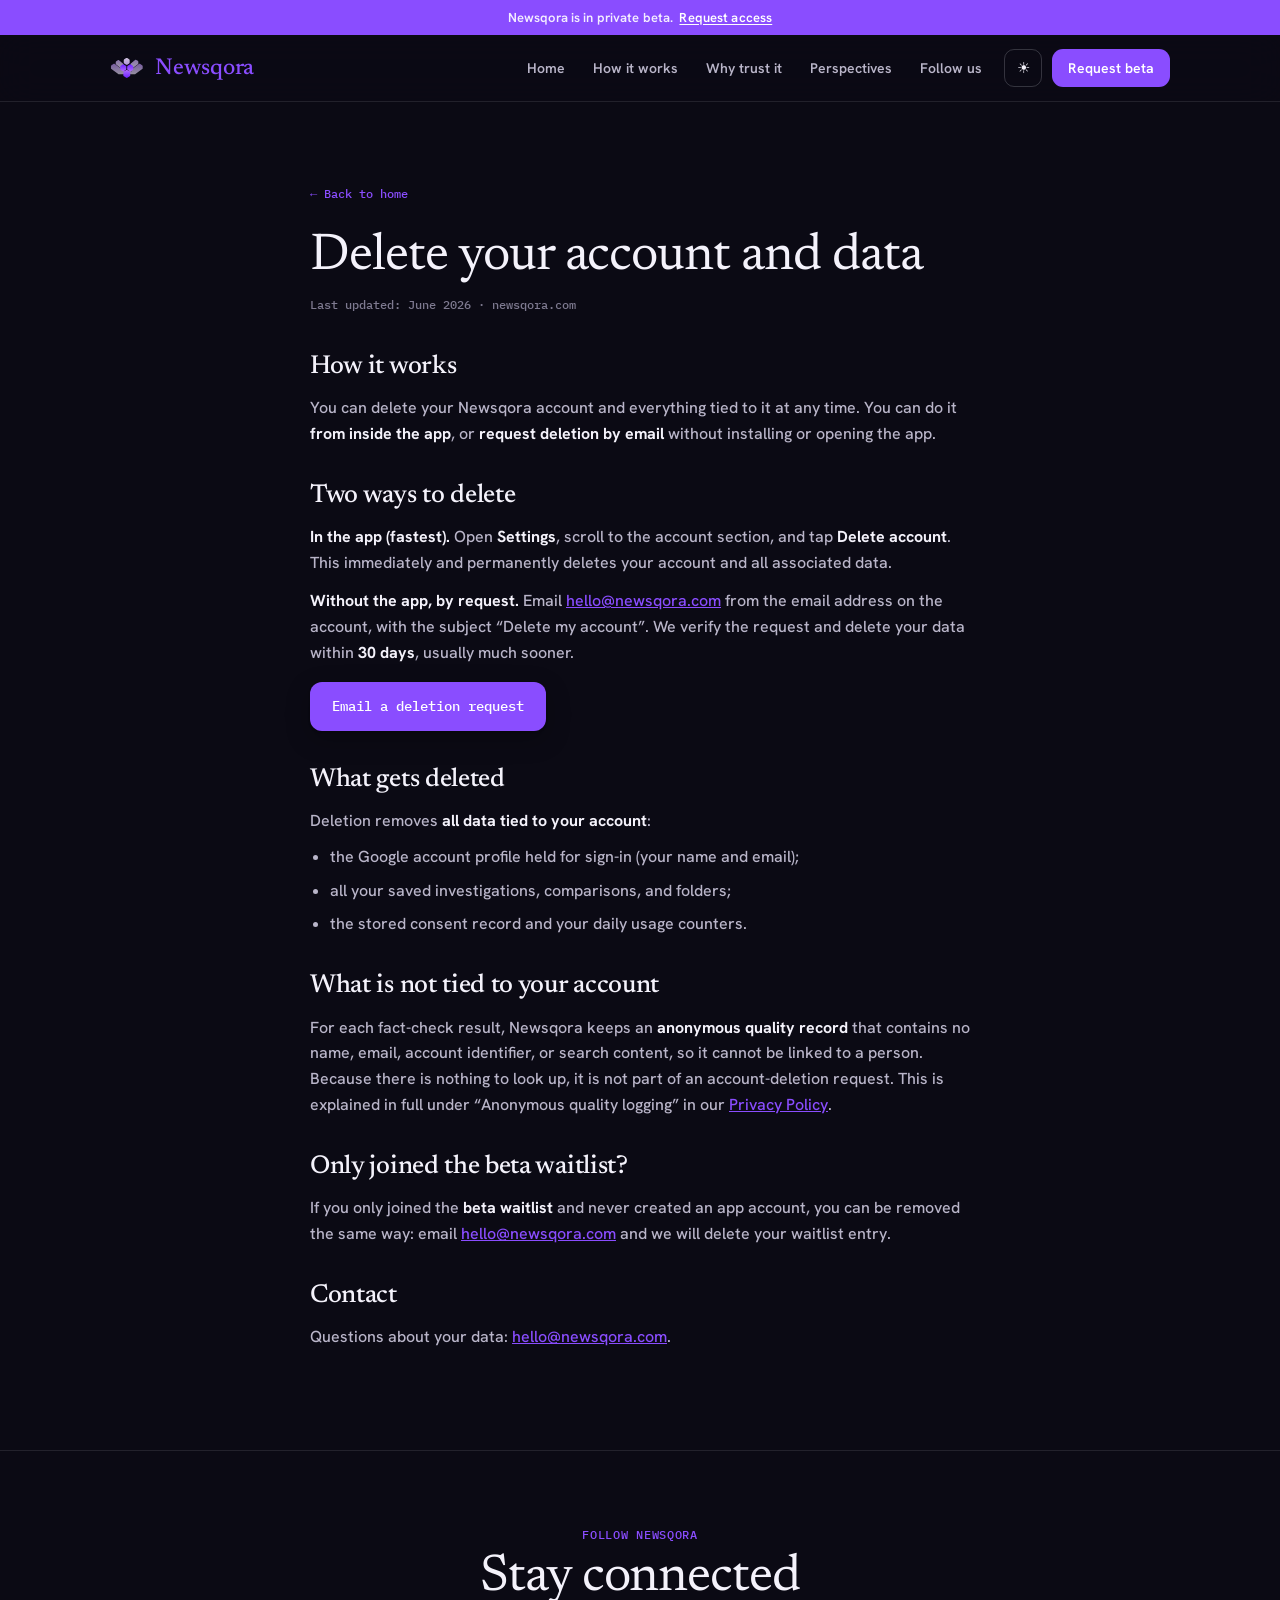
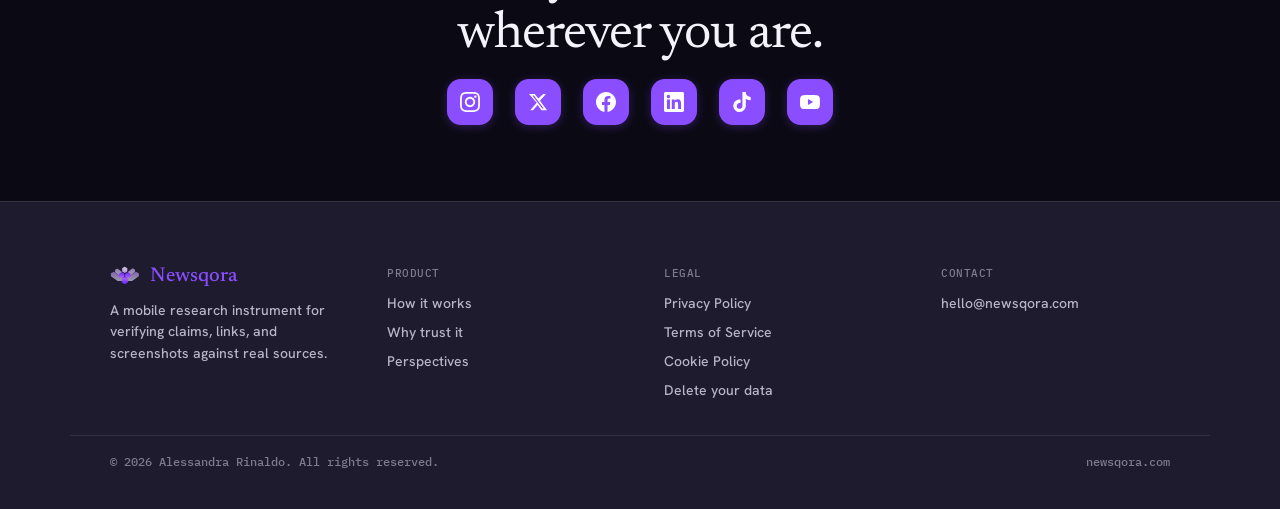
<file: delete-account.html>
<!DOCTYPE html>
<html lang="en">
<head>
  <meta charset="utf-8">
  <meta name="viewport" content="width=device-width, initial-scale=1">
  <meta http-equiv="Content-Security-Policy" content="default-src 'self'; base-uri 'self'; object-src 'none'; img-src 'self' data: https://newsqora.goatcounter.com; style-src 'self' 'unsafe-inline'; script-src 'self' https://gc.zgo.at; font-src 'self'; connect-src 'self' https://europe-west1-newsqora.cloudfunctions.net https://newsqora.goatcounter.com; form-action 'none'">
  <meta name="referrer" content="strict-origin-when-cross-origin">
  <base href="/">
  <title>Delete your account and data · Newsqora</title>
  <meta name="description" content="How to delete your Newsqora account and all associated data: from inside the app, or by email request without the app. Deleted within 30 days.">
  <link rel="canonical" href="https://newsqora.com/delete-account">

  <!-- Open Graph / social cards -->
  <meta property="og:type" content="website">
  <meta property="og:site_name" content="Newsqora">
  <meta property="og:title" content="Delete your account and data · Newsqora">
  <meta property="og:description" content="How to delete your Newsqora account and all associated data.">
  <meta property="og:url" content="https://newsqora.com/delete-account">
  <meta property="og:image" content="https://newsqora.com/logo-square.png">
  <meta name="twitter:card" content="summary">
  <meta name="twitter:title" content="Newsqora">
  <meta name="twitter:description" content="How to delete your Newsqora account and all associated data.">
  <meta name="twitter:image" content="https://newsqora.com/logo-square.png">

  <link rel="icon" href="/favicon.ico" sizes="any">
  <link rel="icon" type="image/svg+xml" href="newsqora-mark.svg">
  <link rel="icon" type="image/png" sizes="512x512" href="favicon.png">
  <link rel="apple-touch-icon" href="logo-square.png">

  <link rel="stylesheet" href="fonts.css">
  <link rel="stylesheet" href="styles.css">

  <script type="application/ld+json">
  {
    "@context": "https://schema.org",
    "@type": "Organization",
    "name": "Newsqora",
    "url": "https://newsqora.com",
    "logo": "https://newsqora.com/logo-square.png",
    "description": "Newsqora is an AI-powered fact-checking assistant that delivers verified, sourced answers on any topic, with full source attribution on every response: author, date, publication, and link.",
    "foundingDate": "2026",
    "foundingLocation": {
      "@type": "Place",
      "address": { "@type": "PostalAddress", "addressCountry": "ES" }
    },
    "sameAs": [
      "https://www.wikidata.org/wiki/Q140656449",
      "https://www.f6s.com/newsqora",
      "https://www.instagram.com/newsqora",
      "https://x.com/Newsqora",
      "https://www.linkedin.com/company/120654032",
      "https://www.tiktok.com/@newsqora",
      "https://www.youtube.com/@Newsqora-com",
      "https://www.facebook.com/61590447247208"
    ]
  }
  </script>
</head>
<body>
  <div id="app" data-theme="dark"><div style="background:var(--accent); color:#fff; font-size:13px; font-weight:600; letter-spacing:.01em; text-align:center; padding:9px 16px;"><span style="opacity:.9;">Newsqora is in private beta.</span><a href="/beta" data-link="beta" style="color:#fff; text-decoration:underline; text-underline-offset:2px; margin-left:6px;">Request access</a></div><header style="position:sticky; top:0; z-index:40; backdrop-filter:blur(18px) saturate(160%); -webkit-backdrop-filter:blur(18px) saturate(160%); background:color-mix(in srgb, var(--paper) 82%, transparent); border-bottom:1px solid var(--hairline);"><div class="nq-headbar" style="max-width:1140px; margin:0 auto; padding:14px clamp(20px,5vw,40px); display:flex; align-items:center; justify-content:space-between; gap:24px; position:relative;"><a href="/" data-link="home" style="display:flex; align-items:center; gap:11px; text-decoration:none; flex-shrink:0;"><img src="newsqora-mark.svg" alt="Newsqora" width="34" height="21" style="display:block; width:34px; height:auto;"><span style="font-family:'Newsreader',Georgia,serif; font-weight:500; font-size:23px; letter-spacing:-.01em; color:var(--accent);">Newsqora</span></a><button class="nq-burger" data-action="menu" aria-label="Menu" aria-expanded="false" style="width:38px; height:38px; align-items:center; justify-content:center; background:transparent; border:1px solid var(--hairline-strong); border-radius:10px; color:var(--ink); cursor:pointer;"><span style="font-size:18px; line-height:1;">☰</span></button><nav class="nq-nav" style="display:flex; align-items:center; gap:4px; flex-wrap:wrap; justify-content:flex-end;"><a href="/#top" data-nav="top" aria-current="false" style="position:relative; font-size:14px; font-weight:600; color:var(--ink-soft); text-decoration:none; padding:8px 12px; border-radius:8px; transition:color .2s ease;">Home<span style="position:absolute; left:12px; right:12px; bottom:3px; height:2px; border-radius:2px; background:var(--ink); transform:scaleX(0); transform-origin:left; transition:transform .25s ease;"></span></a><a href="/#how" data-nav="how" aria-current="false" style="position:relative; font-size:14px; font-weight:600; color:var(--ink-soft); text-decoration:none; padding:8px 12px; border-radius:8px; transition:color .2s ease;">How it works<span style="position:absolute; left:12px; right:12px; bottom:3px; height:2px; border-radius:2px; background:var(--ink); transform:scaleX(0); transform-origin:left; transition:transform .25s ease;"></span></a><a href="/#trust" data-nav="trust" aria-current="false" style="position:relative; font-size:14px; font-weight:600; color:var(--ink-soft); text-decoration:none; padding:8px 12px; border-radius:8px; transition:color .2s ease;">Why trust it<span style="position:absolute; left:12px; right:12px; bottom:3px; height:2px; border-radius:2px; background:var(--ink); transform:scaleX(0); transform-origin:left; transition:transform .25s ease;"></span></a><a href="/#perspectives" data-nav="perspectives" aria-current="false" style="position:relative; font-size:14px; font-weight:600; color:var(--ink-soft); text-decoration:none; padding:8px 12px; border-radius:8px; transition:color .2s ease;">Perspectives<span style="position:absolute; left:12px; right:12px; bottom:3px; height:2px; border-radius:2px; background:var(--ink); transform:scaleX(0); transform-origin:left; transition:transform .25s ease;"></span></a><a href="/#follow" data-nav="follow" aria-current="false" style="position:relative; font-size:14px; font-weight:600; color:var(--ink-soft); text-decoration:none; padding:8px 12px; border-radius:8px; transition:color .2s ease;">Follow us<span style="position:absolute; left:12px; right:12px; bottom:3px; height:2px; border-radius:2px; background:var(--ink); transform:scaleX(0); transform-origin:left; transition:transform .25s ease;"></span></a><button data-action="theme" aria-label="Toggle colour theme" style="width:38px; height:38px; display:inline-flex; align-items:center; justify-content:center; background:transparent; border:1px solid var(--hairline-strong); border-radius:10px; color:var(--ink); margin-left:6px; cursor:pointer;"><span style="font-size:15px;">☀</span></button><a href="/beta" data-link="beta" style="font-size:14px; font-weight:600; color:#fff; background:var(--accent); text-decoration:none; padding:10px 16px; border-radius:11px; margin-left:6px; white-space:nowrap;">Request beta</a></nav></div></header><main><div style="max-width:740px; margin:0 auto; padding:clamp(44px,7vw,80px) clamp(20px,5vw,40px) clamp(64px,9vw,100px);"><a href="/" data-link="home" style="font-family:'IBM Plex Mono',monospace; font-size:12px; color:var(--accent); text-decoration:none;">← Back to home</a><h1 style="font-family:'Newsreader',Georgia,serif; font-weight:400; font-size:clamp(32px,5.4vw,52px); line-height:1.08; letter-spacing:-.02em; margin:26px 0 12px;">Delete your account and data</h1><p style="font-family:'IBM Plex Mono',monospace; font-size:12px; color:var(--ink-mute); margin:0 0 40px;">Last updated: June 2026 · newsqora.com</p><div style="display:flex; flex-direction:column; gap:34px;"><section><h2 style="font-family:'Newsreader',Georgia,serif; font-weight:500; font-size:clamp(20px,3vw,26px); line-height:1.2; letter-spacing:-.012em; margin:0 0 12px;">How it works</h2><div style="font-size:16px; line-height:1.62; color:var(--ink-soft);"><p style="margin:0">You can delete your Newsqora account and everything tied to it at any time. You can do it <strong style="color:var(--ink)">from inside the app</strong>, or <strong style="color:var(--ink)">request deletion by email</strong> without installing or opening the app.</p></div></section><section><h2 style="font-family:'Newsreader',Georgia,serif; font-weight:500; font-size:clamp(20px,3vw,26px); line-height:1.2; letter-spacing:-.012em; margin:0 0 12px;">Two ways to delete</h2><div style="font-size:16px; line-height:1.62; color:var(--ink-soft);"><p style="margin:0 0 12px"><strong style="color:var(--ink)">In the app (fastest).</strong> Open <strong style="color:var(--ink)">Settings</strong>, scroll to the account section, and tap <strong style="color:var(--ink)">Delete account</strong>. This immediately and permanently deletes your account and all associated data.</p><p style="margin:0 0 16px"><strong style="color:var(--ink)">Without the app, by request.</strong> Email <a href="mailto:hello@newsqora.com?subject=Delete%20my%20account" style="color:var(--accent)">hello@newsqora.com</a> from the email address on the account, with the subject “Delete my account”. We verify the request and delete your data within <strong style="color:var(--ink)">30 days</strong>, usually much sooner.</p><p style="margin:0"><a href="mailto:hello@newsqora.com?subject=Delete%20my%20account" style="display:inline-flex; align-items:center; font-family:'IBM Plex Mono',monospace; font-size:14px; font-weight:500; color:#fff; background:var(--accent); text-decoration:none; padding:13px 22px; border-radius:12px; box-shadow:var(--shadow-md);">Email a deletion request</a></p></div></section><section><h2 style="font-family:'Newsreader',Georgia,serif; font-weight:500; font-size:clamp(20px,3vw,26px); line-height:1.2; letter-spacing:-.012em; margin:0 0 12px;">What gets deleted</h2><div style="font-size:16px; line-height:1.62; color:var(--ink-soft);"><p style="margin:0 0 10px">Deletion removes <strong style="color:var(--ink)">all data tied to your account</strong>:</p><ul style="margin:0; padding-left:20px; display:flex; flex-direction:column; gap:8px"><li>the Google account profile held for sign-in (your name and email);</li><li>all your saved investigations, comparisons, and folders;</li><li>the stored consent record and your daily usage counters.</li></ul></div></section><section><h2 style="font-family:'Newsreader',Georgia,serif; font-weight:500; font-size:clamp(20px,3vw,26px); line-height:1.2; letter-spacing:-.012em; margin:0 0 12px;">What is not tied to your account</h2><div style="font-size:16px; line-height:1.62; color:var(--ink-soft);"><p style="margin:0">For each fact-check result, Newsqora keeps an <strong style="color:var(--ink)">anonymous quality record</strong> that contains no name, email, account identifier, or search content, so it cannot be linked to a person. Because there is nothing to look up, it is not part of an account-deletion request. This is explained in full under “Anonymous quality logging” in our <a href="/privacy" data-link="privacy" style="color:var(--accent)">Privacy Policy</a>.</p></div></section><section><h2 style="font-family:'Newsreader',Georgia,serif; font-weight:500; font-size:clamp(20px,3vw,26px); line-height:1.2; letter-spacing:-.012em; margin:0 0 12px;">Only joined the beta waitlist?</h2><div style="font-size:16px; line-height:1.62; color:var(--ink-soft);"><p style="margin:0">If you only joined the <strong style="color:var(--ink)">beta waitlist</strong> and never created an app account, you can be removed the same way: email <a href="mailto:hello@newsqora.com?subject=Delete%20my%20account" style="color:var(--accent)">hello@newsqora.com</a> and we will delete your waitlist entry.</p></div></section><section><h2 style="font-family:'Newsreader',Georgia,serif; font-weight:500; font-size:clamp(20px,3vw,26px); line-height:1.2; letter-spacing:-.012em; margin:0 0 12px;">Contact</h2><div style="font-size:16px; line-height:1.62; color:var(--ink-soft);"><p style="margin:0">Questions about your data: <a href="mailto:hello@newsqora.com" style="color:var(--accent)">hello@newsqora.com</a>.</p></div></section></div></div></main><section id="follow" style="border-top:1px solid var(--hairline);"><div style="max-width:1140px; margin:0 auto; padding:clamp(48px,7vw,76px) clamp(20px,5vw,40px); display:flex; flex-direction:column; align-items:center; text-align:center; gap:8px;"><p style="font-family:'IBM Plex Mono',monospace; font-size:12px; letter-spacing:.06em; text-transform:uppercase; color:var(--accent); margin:0;">Follow Newsqora</p><h2 style="font-family:'Newsreader',Georgia,serif; font-weight:400; font-size:clamp(30px,5vw,52px); line-height:1.1; letter-spacing:-.02em; margin:0 0 6px; max-width:20ch; text-wrap:balance;">Stay connected wherever you are.</h2><div class="nq-social-row" style="display:flex; flex-wrap:wrap; align-items:center; justify-content:center; gap:22px; max-width:530px;"><a class="nq-social" href="https://www.instagram.com/newsqora" target="_blank" rel="noopener noreferrer" aria-label="Instagram" title="Instagram" style="display:inline-flex; align-items:center; justify-content:center; width:46px; height:46px; border-radius:14px; color:#fff; background:var(--accent); box-shadow:0 2px 10px color-mix(in srgb, var(--accent) 28%, transparent); transition:transform .2s ease, box-shadow .2s ease, background .2s ease;"><svg viewBox="0 0 24 24" fill="currentColor" width="20" height="20" style="display:block;" aria-hidden="true"><path d="M12 2.163c3.204 0 3.584.012 4.85.07 3.252.148 4.771 1.691 4.919 4.919.058 1.265.069 1.645.069 4.849 0 3.205-.012 3.584-.069 4.849-.149 3.225-1.664 4.771-4.919 4.919-1.266.058-1.644.07-4.85.07-3.204 0-3.584-.012-4.849-.07-3.26-.149-4.771-1.699-4.919-4.92-.058-1.265-.07-1.644-.07-4.849 0-3.204.013-3.583.07-4.849.149-3.227 1.664-4.771 4.919-4.919 1.266-.057 1.645-.069 4.849-.069zm0-2.163c-3.259 0-3.667.014-4.947.072-4.358.2-6.78 2.618-6.98 6.98-.059 1.281-.073 1.689-.073 4.948 0 3.259.014 3.668.072 4.948.2 4.358 2.618 6.78 6.98 6.98 1.281.058 1.689.072 4.948.072 3.259 0 3.668-.014 4.948-.072 4.354-.2 6.782-2.618 6.979-6.98.059-1.28.073-1.689.073-4.948 0-3.259-.014-3.667-.072-4.947-.196-4.354-2.617-6.78-6.979-6.98-1.281-.059-1.69-.073-4.949-.073zm0 5.838c-3.403 0-6.162 2.759-6.162 6.162s2.759 6.163 6.162 6.163 6.162-2.759 6.162-6.163c0-3.403-2.759-6.162-6.162-6.162zm0 10.162c-2.209 0-4-1.79-4-4 0-2.209 1.791-4 4-4s4 1.791 4 4c0 2.21-1.791 4-4 4zm6.406-11.845c-.796 0-1.441.645-1.441 1.44s.645 1.44 1.441 1.44c.795 0 1.439-.645 1.439-1.44s-.644-1.44-1.439-1.44z"></path></svg></a><a class="nq-social" href="https://x.com/Newsqora" target="_blank" rel="noopener noreferrer" aria-label="X" title="X" style="display:inline-flex; align-items:center; justify-content:center; width:46px; height:46px; border-radius:14px; color:#fff; background:var(--accent); box-shadow:0 2px 10px color-mix(in srgb, var(--accent) 28%, transparent); transition:transform .2s ease, box-shadow .2s ease, background .2s ease;"><svg viewBox="0 0 24 24" fill="currentColor" width="20" height="20" style="display:block;" aria-hidden="true"><path d="M18.244 2.25h3.308l-7.227 8.26 8.502 11.24H16.17l-4.714-6.231-5.401 6.231H2.744l7.737-8.835L1.254 2.25H8.08l4.261 5.635zm-1.161 17.52h1.833L7.084 4.126H5.117z"></path></svg></a><a class="nq-social" href="https://www.facebook.com/profile.php?id=61590447247208" target="_blank" rel="noopener noreferrer" aria-label="Facebook" title="Facebook" style="display:inline-flex; align-items:center; justify-content:center; width:46px; height:46px; border-radius:14px; color:#fff; background:var(--accent); box-shadow:0 2px 10px color-mix(in srgb, var(--accent) 28%, transparent); transition:transform .2s ease, box-shadow .2s ease, background .2s ease;"><svg viewBox="0 0 24 24" fill="currentColor" width="20" height="20" style="display:block;" aria-hidden="true"><path d="M24 12.073c0-6.627-5.373-12-12-12s-12 5.373-12 12c0 5.99 4.388 10.954 10.125 11.854v-8.385H7.078v-3.47h3.047V9.43c0-3.007 1.792-4.669 4.533-4.669 1.312 0 2.686.235 2.686.235v2.953H15.83c-1.491 0-1.956.925-1.956 1.874v2.25h3.328l-.532 3.47h-2.796v8.385C19.612 23.027 24 18.062 24 12.073z"></path></svg></a><a class="nq-social" href="https://www.linkedin.com/company/120654032" target="_blank" rel="noopener noreferrer" aria-label="LinkedIn" title="LinkedIn" style="display:inline-flex; align-items:center; justify-content:center; width:46px; height:46px; border-radius:14px; color:#fff; background:var(--accent); box-shadow:0 2px 10px color-mix(in srgb, var(--accent) 28%, transparent); transition:transform .2s ease, box-shadow .2s ease, background .2s ease;"><svg viewBox="0 0 24 24" fill="currentColor" width="20" height="20" style="display:block;" aria-hidden="true"><path d="M20.447 20.452h-3.554v-5.569c0-1.328-.027-3.037-1.852-3.037-1.853 0-2.136 1.445-2.136 2.939v5.667H9.351V9h3.414v1.561h.046c.477-.9 1.637-1.85 3.37-1.85 3.601 0 4.267 2.37 4.267 5.455v6.286zM5.337 7.433c-1.144 0-2.063-.926-2.063-2.065 0-1.138.92-2.063 2.063-2.063 1.14 0 2.064.925 2.064 2.063 0 1.139-.925 2.065-2.064 2.065zm1.782 13.019H3.555V9h3.564v11.452zM22.225 0H1.771C.792 0 0 .774 0 1.729v20.542C0 23.227.792 24 1.771 24h20.451C23.2 24 24 23.227 24 22.271V1.729C24 .774 23.2 0 22.222 0h.003z"></path></svg></a><a class="nq-social" href="https://www.tiktok.com/@newsqora" target="_blank" rel="noopener noreferrer" aria-label="TikTok" title="TikTok" style="display:inline-flex; align-items:center; justify-content:center; width:46px; height:46px; border-radius:14px; color:#fff; background:var(--accent); box-shadow:0 2px 10px color-mix(in srgb, var(--accent) 28%, transparent); transition:transform .2s ease, box-shadow .2s ease, background .2s ease;"><svg viewBox="0 0 24 24" fill="currentColor" width="20" height="20" style="display:block;" aria-hidden="true"><path d="M12.525.02c1.31-.02 2.61-.01 3.91-.02.08 1.53.63 3.09 1.75 4.17 1.12 1.11 2.7 1.62 4.24 1.79v4.03c-1.44-.05-2.89-.35-4.2-.97-.57-.26-1.1-.59-1.62-.93-.01 2.92.01 5.84-.02 8.75-.08 1.4-.54 2.79-1.35 3.94-1.31 1.92-3.58 3.17-5.91 3.21-1.43.08-2.86-.31-4.08-1.03-2.02-1.19-3.44-3.37-3.65-5.71-.02-.5-.03-1-.01-1.49.18-1.9 1.12-3.72 2.58-4.96 1.66-1.44 3.98-2.13 6.15-1.72.02 1.48-.04 2.96-.04 4.44-.99-.32-2.15-.23-3.02.37-.63.41-1.11 1.04-1.36 1.75-.21.51-.15 1.07-.14 1.61.24 1.64 1.82 3.02 3.5 2.87 1.12-.01 2.19-.66 2.77-1.61.19-.33.4-.67.41-1.06.1-1.79.06-3.57.07-5.36.01-4.03-.01-8.05.02-12.07z"></path></svg></a><a class="nq-social" href="https://www.youtube.com/@Newsqora-com" target="_blank" rel="noopener noreferrer" aria-label="YouTube" title="YouTube" style="display:inline-flex; align-items:center; justify-content:center; width:46px; height:46px; border-radius:14px; color:#fff; background:var(--accent); box-shadow:0 2px 10px color-mix(in srgb, var(--accent) 28%, transparent); transition:transform .2s ease, box-shadow .2s ease, background .2s ease;"><svg viewBox="0 0 24 24" fill="currentColor" width="20" height="20" style="display:block;" aria-hidden="true"><path d="M23.498 6.186a3.016 3.016 0 0 0-2.122-2.136C19.505 3.545 12 3.545 12 3.545s-7.505 0-9.377.505A3.017 3.017 0 0 0 .502 6.186C0 8.07 0 12 0 12s0 3.93.502 5.814a3.016 3.016 0 0 0 2.122 2.136c1.871.505 9.376.505 9.376.505s7.505 0 9.377-.505a3.015 3.015 0 0 0 2.122-2.136C24 15.93 24 12 24 12s0-3.93-.502-5.814zM9.545 15.568V8.432L15.818 12l-6.273 3.568z"></path></svg></a></div></div></section><footer style="background:var(--card); border-top:1px solid var(--hairline);"><div style="max-width:1140px; margin:0 auto; padding:clamp(44px,6vw,64px) clamp(20px,5vw,40px) 36px; display:grid; grid-template-columns:repeat(auto-fit,minmax(180px,1fr)); gap:clamp(28px,4vw,48px);"><div style="display:flex; flex-direction:column; gap:14px; max-width:30ch;"><a href="/" data-link="home" style="display:flex; align-items:center; gap:10px; text-decoration:none;"><img src="newsqora-mark.svg" alt="Newsqora" width="30" height="18" style="width:30px; height:auto;"><span style="font-family:'Newsreader',Georgia,serif; font-weight:500; font-size:20px; color:var(--accent);">Newsqora</span></a><p style="font-size:14px; line-height:1.55; color:var(--ink-soft); margin:0;">A mobile research instrument for verifying claims, links, and screenshots against real sources.</p></div><div style="display:flex; flex-direction:column; gap:11px;"><p style="font-family:'IBM Plex Mono',monospace; font-size:11px; letter-spacing:.05em; text-transform:uppercase; color:var(--ink-mute); margin:0 0 3px;">Product</p><a href="/#how" data-nav="how" style="font-size:14px; color:var(--ink-soft); text-decoration:none;">How it works</a><a href="/#trust" data-nav="trust" style="font-size:14px; color:var(--ink-soft); text-decoration:none;">Why trust it</a><a href="/#perspectives" data-nav="perspectives" style="font-size:14px; color:var(--ink-soft); text-decoration:none;">Perspectives</a></div><div style="display:flex; flex-direction:column; gap:11px;"><p style="font-family:'IBM Plex Mono',monospace; font-size:11px; letter-spacing:.05em; text-transform:uppercase; color:var(--ink-mute); margin:0 0 3px;">Legal</p><a href="/privacy" data-link="privacy" style="font-size:14px; color:var(--ink-soft); text-decoration:none;">Privacy Policy</a><a href="/terms" data-link="terms" style="font-size:14px; color:var(--ink-soft); text-decoration:none;">Terms of Service</a><a href="/cookies" data-link="cookies" style="font-size:14px; color:var(--ink-soft); text-decoration:none;">Cookie Policy</a><a href="/delete-account" data-link="delete-account" style="font-size:14px; color:var(--ink-soft); text-decoration:none;">Delete your data</a></div><div style="display:flex; flex-direction:column; gap:11px;"><p style="font-family:'IBM Plex Mono',monospace; font-size:11px; letter-spacing:.05em; text-transform:uppercase; color:var(--ink-mute); margin:0 0 3px;">Contact</p><a href="mailto:hello@newsqora.com" style="font-size:14px; color:var(--ink-soft); text-decoration:none;">hello@newsqora.com</a></div></div><div style="max-width:1140px; margin:0 auto; padding:18px clamp(20px,5vw,40px) 40px; border-top:1px solid var(--hairline); display:flex; flex-wrap:wrap; gap:10px 20px; justify-content:space-between; align-items:center;"><p style="font-family:'IBM Plex Mono',monospace; font-size:11.5px; color:var(--ink-mute); margin:0;">© 2026 Alessandra Rinaldo. All rights reserved.</p><p style="font-family:'IBM Plex Mono',monospace; font-size:11.5px; color:var(--ink-mute); margin:0;">newsqora.com</p></div></footer></div>
  <script src="app.js"></script>
  <script data-goatcounter="https://newsqora.goatcounter.com/count" async src="//gc.zgo.at/count.js"></script>
</body>
</html>
</file>
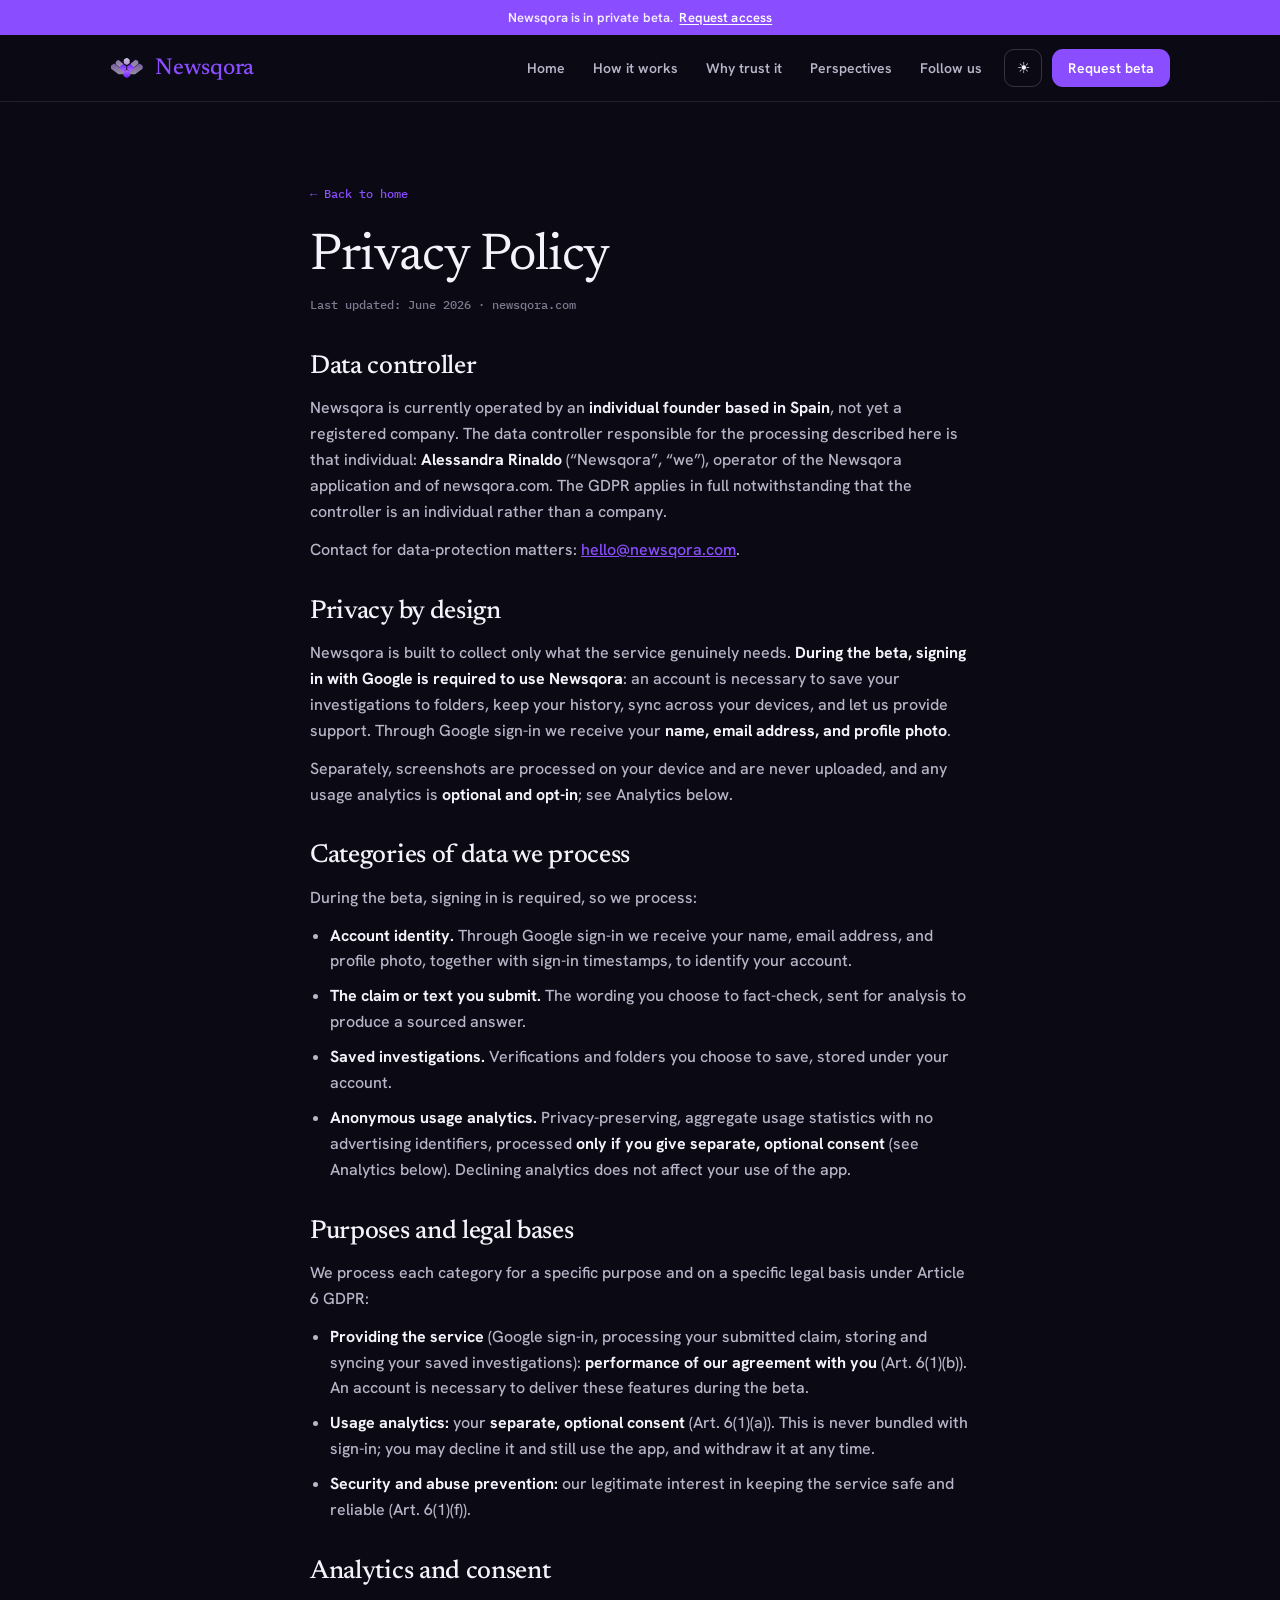
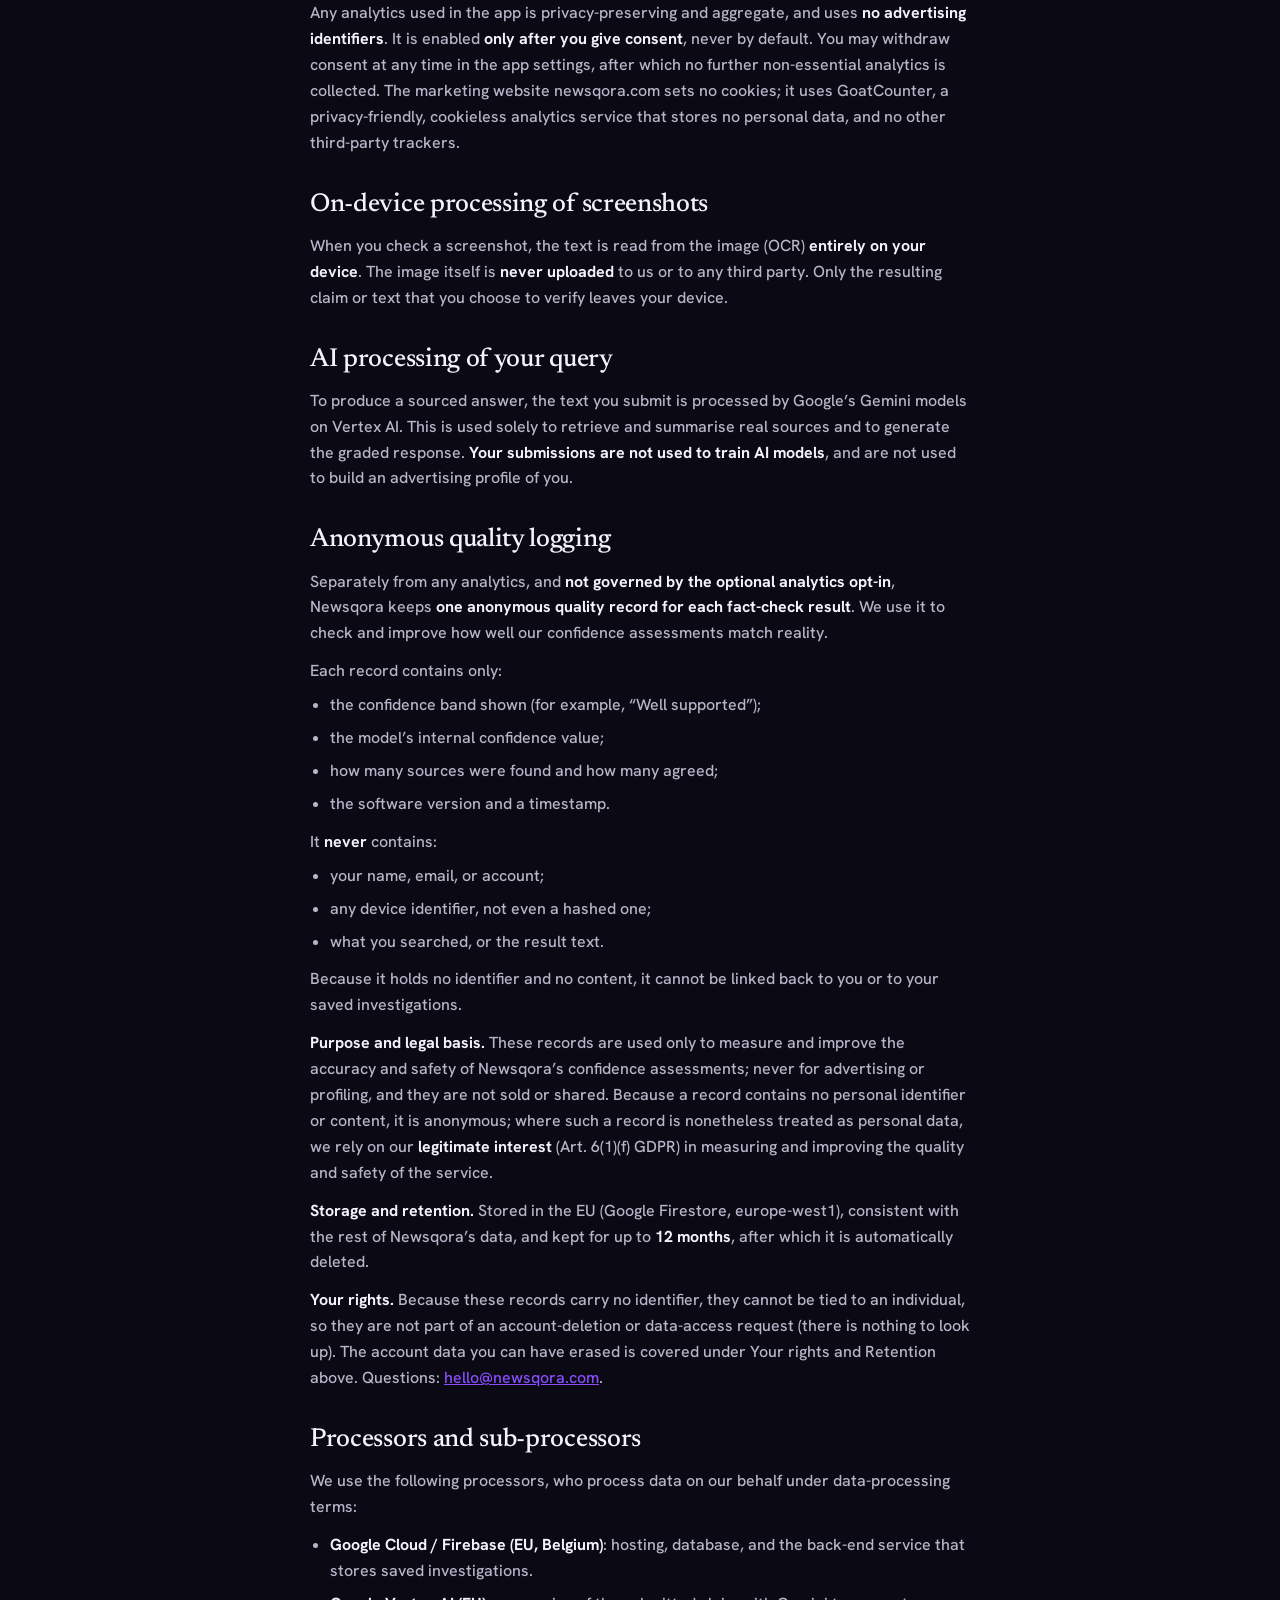
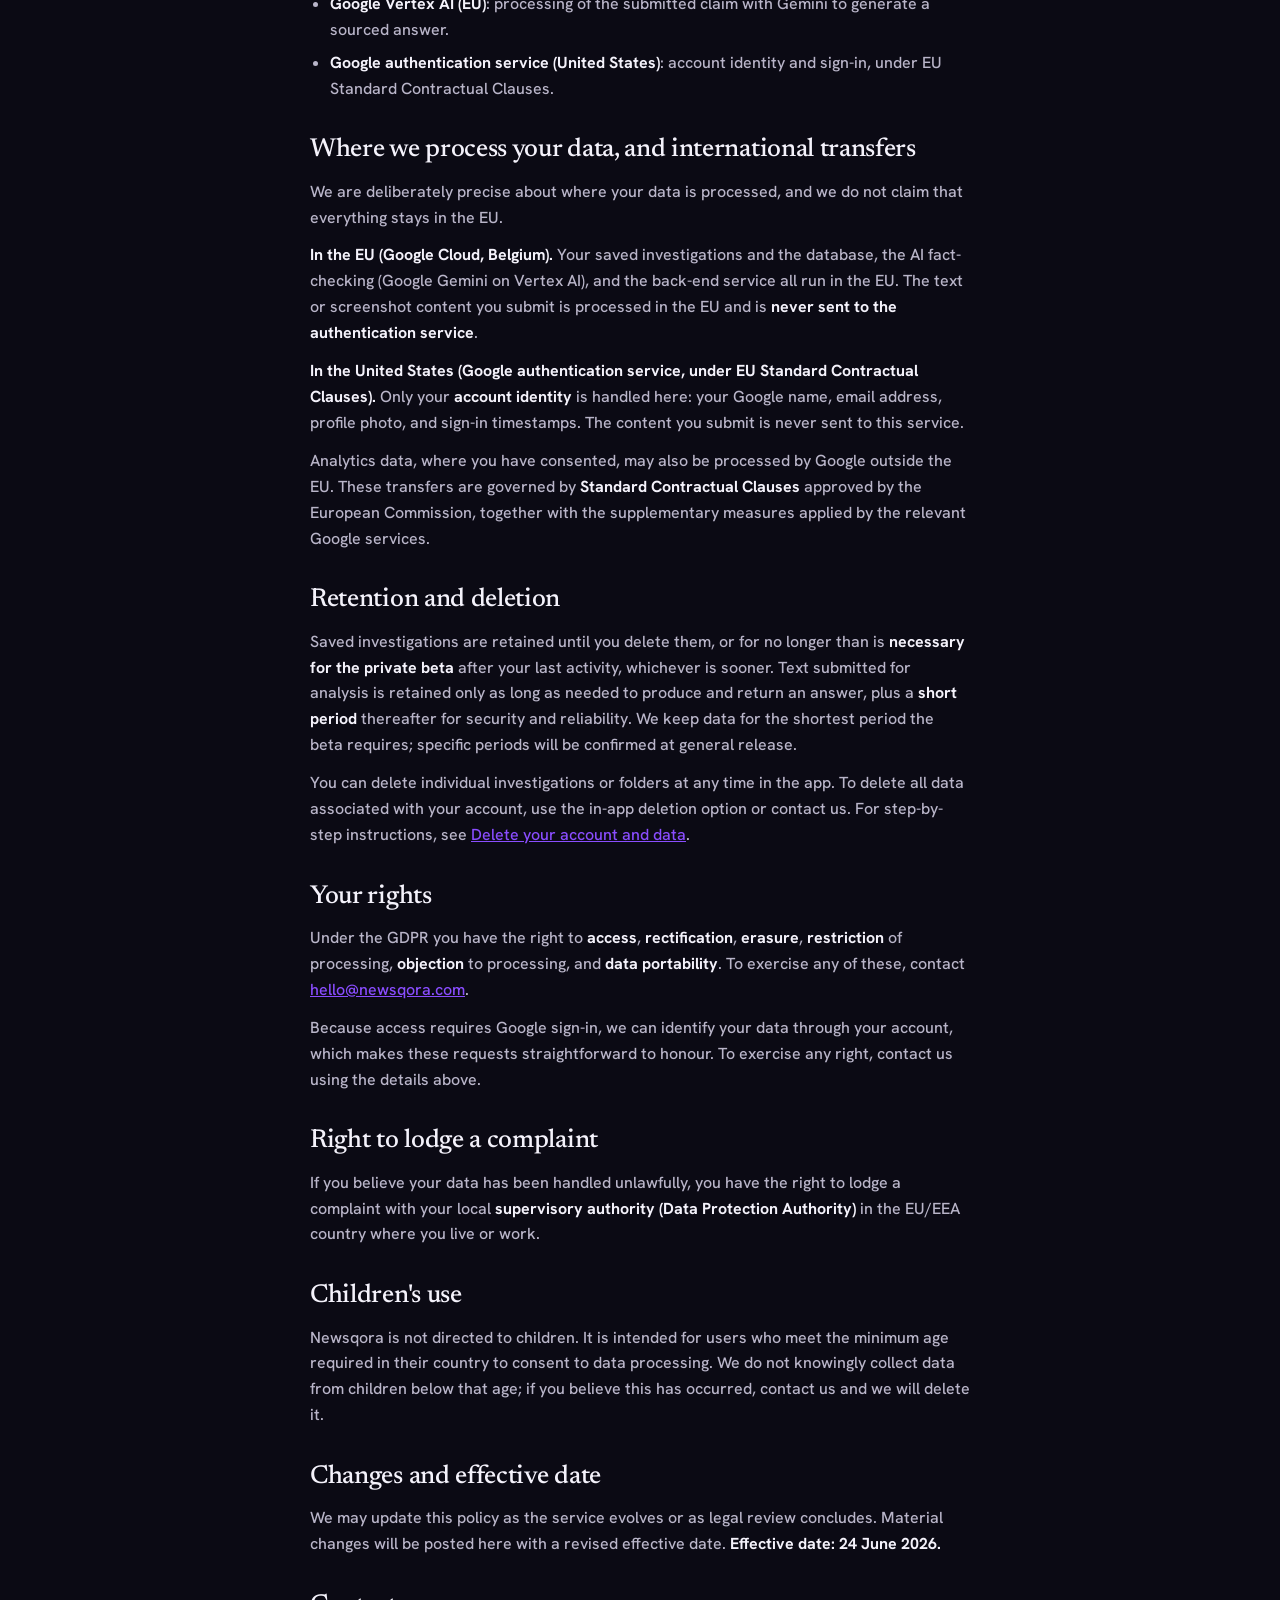
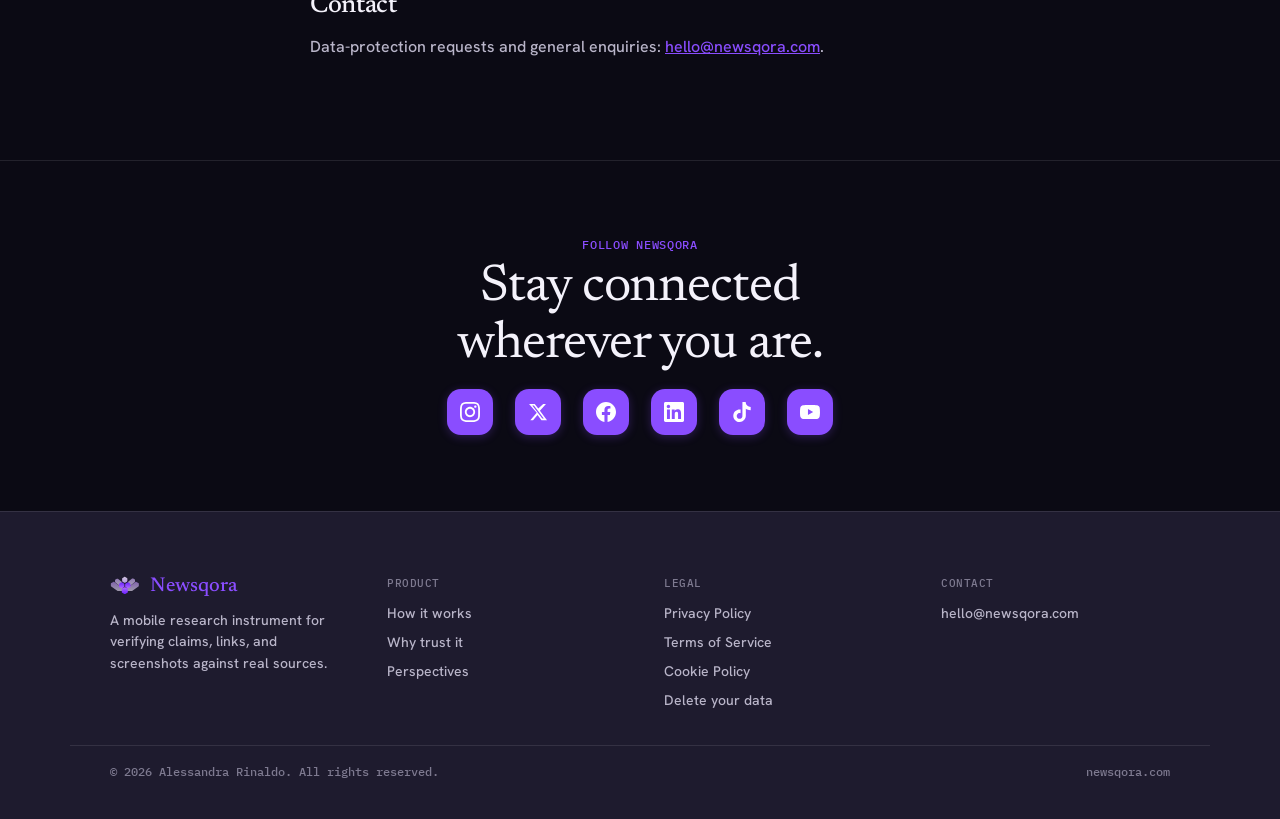
<file: privacy.html>
<!DOCTYPE html>
<html lang="en">
<head>
  <meta charset="utf-8">
  <meta name="viewport" content="width=device-width, initial-scale=1">
  <meta http-equiv="Content-Security-Policy" content="default-src 'self'; base-uri 'self'; object-src 'none'; img-src 'self' data: https://newsqora.goatcounter.com; style-src 'self' 'unsafe-inline'; script-src 'self' https://gc.zgo.at; font-src 'self'; connect-src 'self' https://europe-west1-newsqora.cloudfunctions.net https://newsqora.goatcounter.com; form-action 'none'">
  <meta name="referrer" content="strict-origin-when-cross-origin">
  <base href="/">
  <title>Privacy Policy · Newsqora</title>
  <meta name="description" content="How Newsqora processes data under the GDPR: data controller, legal bases, EU processing, international transfers, retention, and your rights.">
  <link rel="canonical" href="https://newsqora.com/privacy">

  <!-- Open Graph / social cards -->
  <meta property="og:type" content="website">
  <meta property="og:site_name" content="Newsqora">
  <meta property="og:title" content="Privacy Policy · Newsqora">
  <meta property="og:description" content="How Newsqora processes data under the GDPR, with full transparency on EU processing and international transfers.">
  <meta property="og:url" content="https://newsqora.com/privacy">
  <meta property="og:image" content="https://newsqora.com/logo-square.png">
  <meta name="twitter:card" content="summary">
  <meta name="twitter:title" content="Newsqora">
  <meta name="twitter:description" content="How Newsqora processes data under the GDPR, with full transparency on EU processing and international transfers.">
  <meta name="twitter:image" content="https://newsqora.com/logo-square.png">

  <link rel="icon" href="/favicon.ico" sizes="any">
  <link rel="icon" type="image/svg+xml" href="newsqora-mark.svg">
  <link rel="icon" type="image/png" sizes="512x512" href="favicon.png">
  <link rel="apple-touch-icon" href="logo-square.png">

  <link rel="stylesheet" href="fonts.css">
  <link rel="stylesheet" href="styles.css">

  <script type="application/ld+json">
  {
    "@context": "https://schema.org",
    "@type": "Organization",
    "name": "Newsqora",
    "url": "https://newsqora.com",
    "logo": "https://newsqora.com/logo-square.png",
    "description": "Newsqora is an AI-powered fact-checking assistant that delivers verified, sourced answers on any topic, with full source attribution on every response: author, date, publication, and link.",
    "foundingDate": "2026",
    "foundingLocation": {
      "@type": "Place",
      "address": { "@type": "PostalAddress", "addressCountry": "ES" }
    },
    "sameAs": [
      "https://www.wikidata.org/wiki/Q140656449",
      "https://www.f6s.com/newsqora",
      "https://www.instagram.com/newsqora",
      "https://x.com/Newsqora",
      "https://www.linkedin.com/company/120654032",
      "https://www.tiktok.com/@newsqora",
      "https://www.youtube.com/@Newsqora-com",
      "https://www.facebook.com/61590447247208"
    ]
  }
  </script>
</head>
<body>
  <div id="app" data-theme="dark"><div style="background:var(--accent); color:#fff; font-size:13px; font-weight:600; letter-spacing:.01em; text-align:center; padding:9px 16px;"><span style="opacity:.9;">Newsqora is in private beta.</span><a href="/beta" data-link="beta" style="color:#fff; text-decoration:underline; text-underline-offset:2px; margin-left:6px;">Request access</a></div><header style="position:sticky; top:0; z-index:40; backdrop-filter:blur(18px) saturate(160%); -webkit-backdrop-filter:blur(18px) saturate(160%); background:color-mix(in srgb, var(--paper) 82%, transparent); border-bottom:1px solid var(--hairline);"><div class="nq-headbar" style="max-width:1140px; margin:0 auto; padding:14px clamp(20px,5vw,40px); display:flex; align-items:center; justify-content:space-between; gap:24px; position:relative;"><a href="/" data-link="home" style="display:flex; align-items:center; gap:11px; text-decoration:none; flex-shrink:0;"><img src="newsqora-mark.svg" alt="Newsqora" width="34" height="21" style="display:block; width:34px; height:auto;"><span style="font-family:'Newsreader',Georgia,serif; font-weight:500; font-size:23px; letter-spacing:-.01em; color:var(--accent);">Newsqora</span></a><button class="nq-burger" data-action="menu" aria-label="Menu" aria-expanded="false" style="width:38px; height:38px; align-items:center; justify-content:center; background:transparent; border:1px solid var(--hairline-strong); border-radius:10px; color:var(--ink); cursor:pointer;"><span style="font-size:18px; line-height:1;">☰</span></button><nav class="nq-nav" style="display:flex; align-items:center; gap:4px; flex-wrap:wrap; justify-content:flex-end;"><a href="/#top" data-nav="top" aria-current="false" style="position:relative; font-size:14px; font-weight:600; color:var(--ink-soft); text-decoration:none; padding:8px 12px; border-radius:8px; transition:color .2s ease;">Home<span style="position:absolute; left:12px; right:12px; bottom:3px; height:2px; border-radius:2px; background:var(--ink); transform:scaleX(0); transform-origin:left; transition:transform .25s ease;"></span></a><a href="/#how" data-nav="how" aria-current="false" style="position:relative; font-size:14px; font-weight:600; color:var(--ink-soft); text-decoration:none; padding:8px 12px; border-radius:8px; transition:color .2s ease;">How it works<span style="position:absolute; left:12px; right:12px; bottom:3px; height:2px; border-radius:2px; background:var(--ink); transform:scaleX(0); transform-origin:left; transition:transform .25s ease;"></span></a><a href="/#trust" data-nav="trust" aria-current="false" style="position:relative; font-size:14px; font-weight:600; color:var(--ink-soft); text-decoration:none; padding:8px 12px; border-radius:8px; transition:color .2s ease;">Why trust it<span style="position:absolute; left:12px; right:12px; bottom:3px; height:2px; border-radius:2px; background:var(--ink); transform:scaleX(0); transform-origin:left; transition:transform .25s ease;"></span></a><a href="/#perspectives" data-nav="perspectives" aria-current="false" style="position:relative; font-size:14px; font-weight:600; color:var(--ink-soft); text-decoration:none; padding:8px 12px; border-radius:8px; transition:color .2s ease;">Perspectives<span style="position:absolute; left:12px; right:12px; bottom:3px; height:2px; border-radius:2px; background:var(--ink); transform:scaleX(0); transform-origin:left; transition:transform .25s ease;"></span></a><a href="/#follow" data-nav="follow" aria-current="false" style="position:relative; font-size:14px; font-weight:600; color:var(--ink-soft); text-decoration:none; padding:8px 12px; border-radius:8px; transition:color .2s ease;">Follow us<span style="position:absolute; left:12px; right:12px; bottom:3px; height:2px; border-radius:2px; background:var(--ink); transform:scaleX(0); transform-origin:left; transition:transform .25s ease;"></span></a><button data-action="theme" aria-label="Toggle colour theme" style="width:38px; height:38px; display:inline-flex; align-items:center; justify-content:center; background:transparent; border:1px solid var(--hairline-strong); border-radius:10px; color:var(--ink); margin-left:6px; cursor:pointer;"><span style="font-size:15px;">☀</span></button><a href="/beta" data-link="beta" style="font-size:14px; font-weight:600; color:#fff; background:var(--accent); text-decoration:none; padding:10px 16px; border-radius:11px; margin-left:6px; white-space:nowrap;">Request beta</a></nav></div></header><main><div style="max-width:740px; margin:0 auto; padding:clamp(44px,7vw,80px) clamp(20px,5vw,40px) clamp(64px,9vw,100px);"><a href="/" data-link="home" style="font-family:'IBM Plex Mono',monospace; font-size:12px; color:var(--accent); text-decoration:none;">← Back to home</a><h1 style="font-family:'Newsreader',Georgia,serif; font-weight:400; font-size:clamp(32px,5.4vw,52px); line-height:1.08; letter-spacing:-.02em; margin:26px 0 12px;">Privacy Policy</h1><p style="font-family:'IBM Plex Mono',monospace; font-size:12px; color:var(--ink-mute); margin:0 0 40px;">Last updated: June 2026 · newsqora.com</p><div style="display:flex; flex-direction:column; gap:34px;"><section><h2 style="font-family:'Newsreader',Georgia,serif; font-weight:500; font-size:clamp(20px,3vw,26px); line-height:1.2; letter-spacing:-.012em; margin:0 0 12px;">Data controller</h2><div style="font-size:16px; line-height:1.62; color:var(--ink-soft);"><p style="margin:0 0 12px">Newsqora is currently operated by an <strong style="color:var(--ink)">individual founder based in Spain</strong>, not yet a registered company. The data controller responsible for the processing described here is that individual: <strong style="color:var(--ink)">Alessandra Rinaldo</strong> (“Newsqora”, “we”), operator of the Newsqora application and of newsqora.com. The GDPR applies in full notwithstanding that the controller is an individual rather than a company.</p><p style="margin:0">Contact for data-protection matters: <a href="mailto:hello@newsqora.com" style="color:var(--accent)">hello@newsqora.com</a>.</p></div></section><section><h2 style="font-family:'Newsreader',Georgia,serif; font-weight:500; font-size:clamp(20px,3vw,26px); line-height:1.2; letter-spacing:-.012em; margin:0 0 12px;">Privacy by design</h2><div style="font-size:16px; line-height:1.62; color:var(--ink-soft);"><p style="margin:0 0 12px">Newsqora is built to collect only what the service genuinely needs. <strong style="color:var(--ink)">During the beta, signing in with Google is required to use Newsqora</strong>: an account is necessary to save your investigations to folders, keep your history, sync across your devices, and let us provide support. Through Google sign-in we receive your <strong style="color:var(--ink)">name, email address, and profile photo</strong>.</p><p style="margin:0">Separately, screenshots are processed on your device and are never uploaded, and any usage analytics is <strong style="color:var(--ink)">optional and opt-in</strong>; see Analytics below.</p></div></section><section><h2 style="font-family:'Newsreader',Georgia,serif; font-weight:500; font-size:clamp(20px,3vw,26px); line-height:1.2; letter-spacing:-.012em; margin:0 0 12px;">Categories of data we process</h2><div style="font-size:16px; line-height:1.62; color:var(--ink-soft);"><p style="margin:0 0 12px">During the beta, signing in is required, so we process:</p><ul style="margin:0; padding-left:20px; display:flex; flex-direction:column; gap:9px"><li><strong style="color:var(--ink)">Account identity.</strong> Through Google sign-in we receive your name, email address, and profile photo, together with sign-in timestamps, to identify your account.</li><li><strong style="color:var(--ink)">The claim or text you submit.</strong> The wording you choose to fact-check, sent for analysis to produce a sourced answer.</li><li><strong style="color:var(--ink)">Saved investigations.</strong> Verifications and folders you choose to save, stored under your account.</li><li><strong style="color:var(--ink)">Anonymous usage analytics.</strong> Privacy-preserving, aggregate usage statistics with no advertising identifiers, processed <strong style="color:var(--ink)">only if you give separate, optional consent</strong> (see Analytics below). Declining analytics does not affect your use of the app.</li></ul></div></section><section><h2 style="font-family:'Newsreader',Georgia,serif; font-weight:500; font-size:clamp(20px,3vw,26px); line-height:1.2; letter-spacing:-.012em; margin:0 0 12px;">Purposes and legal bases</h2><div style="font-size:16px; line-height:1.62; color:var(--ink-soft);"><p style="margin:0 0 12px">We process each category for a specific purpose and on a specific legal basis under Article 6 GDPR:</p><ul style="margin:0; padding-left:20px; display:flex; flex-direction:column; gap:9px"><li><strong style="color:var(--ink)">Providing the service</strong> (Google sign-in, processing your submitted claim, storing and syncing your saved investigations): <strong style="color:var(--ink)">performance of our agreement with you</strong> (Art. 6(1)(b)). An account is necessary to deliver these features during the beta.</li><li><strong style="color:var(--ink)">Usage analytics:</strong> your <strong style="color:var(--ink)">separate, optional consent</strong> (Art. 6(1)(a)). This is never bundled with sign-in; you may decline it and still use the app, and withdraw it at any time.</li><li><strong style="color:var(--ink)">Security and abuse prevention:</strong> our legitimate interest in keeping the service safe and reliable (Art. 6(1)(f)).</li></ul></div></section><section><h2 style="font-family:'Newsreader',Georgia,serif; font-weight:500; font-size:clamp(20px,3vw,26px); line-height:1.2; letter-spacing:-.012em; margin:0 0 12px;">Analytics and consent</h2><div style="font-size:16px; line-height:1.62; color:var(--ink-soft);"><p style="margin:0">Any analytics used in the app is privacy-preserving and aggregate, and uses <strong style="color:var(--ink)">no advertising identifiers</strong>. It is enabled <strong style="color:var(--ink)">only after you give consent</strong>, never by default. You may withdraw consent at any time in the app settings, after which no further non-essential analytics is collected. The marketing website newsqora.com sets no cookies; it uses GoatCounter, a privacy-friendly, cookieless analytics service that stores no personal data, and no other third-party trackers.</p></div></section><section><h2 style="font-family:'Newsreader',Georgia,serif; font-weight:500; font-size:clamp(20px,3vw,26px); line-height:1.2; letter-spacing:-.012em; margin:0 0 12px;">On-device processing of screenshots</h2><div style="font-size:16px; line-height:1.62; color:var(--ink-soft);"><p style="margin:0">When you check a screenshot, the text is read from the image (OCR) <strong style="color:var(--ink)">entirely on your device</strong>. The image itself is <strong style="color:var(--ink)">never uploaded</strong> to us or to any third party. Only the resulting claim or text that you choose to verify leaves your device.</p></div></section><section><h2 style="font-family:'Newsreader',Georgia,serif; font-weight:500; font-size:clamp(20px,3vw,26px); line-height:1.2; letter-spacing:-.012em; margin:0 0 12px;">AI processing of your query</h2><div style="font-size:16px; line-height:1.62; color:var(--ink-soft);"><p style="margin:0">To produce a sourced answer, the text you submit is processed by Google’s Gemini models on Vertex AI. This is used solely to retrieve and summarise real sources and to generate the graded response. <strong style="color:var(--ink)">Your submissions are not used to train AI models</strong>, and are not used to build an advertising profile of you.</p></div></section><section><h2 style="font-family:'Newsreader',Georgia,serif; font-weight:500; font-size:clamp(20px,3vw,26px); line-height:1.2; letter-spacing:-.012em; margin:0 0 12px;">Anonymous quality logging</h2><div style="font-size:16px; line-height:1.62; color:var(--ink-soft);"><p style="margin:0 0 12px">Separately from any analytics, and <strong style="color:var(--ink)">not governed by the optional analytics opt-in</strong>, Newsqora keeps <strong style="color:var(--ink)">one anonymous quality record for each fact-check result</strong>. We use it to check and improve how well our confidence assessments match reality.</p><p style="margin:0 0 8px">Each record contains only:</p><ul style="margin:0 0 12px; padding-left:20px; display:flex; flex-direction:column; gap:7px"><li>the confidence band shown (for example, “Well supported”);</li><li>the model’s internal confidence value;</li><li>how many sources were found and how many agreed;</li><li>the software version and a timestamp.</li></ul><p style="margin:0 0 8px">It <strong style="color:var(--ink)">never</strong> contains:</p><ul style="margin:0 0 12px; padding-left:20px; display:flex; flex-direction:column; gap:7px"><li>your name, email, or account;</li><li>any device identifier, not even a hashed one;</li><li>what you searched, or the result text.</li></ul><p style="margin:0 0 12px">Because it holds no identifier and no content, it cannot be linked back to you or to your saved investigations.</p><p style="margin:0 0 12px"><strong style="color:var(--ink)">Purpose and legal basis.</strong> These records are used only to measure and improve the accuracy and safety of Newsqora’s confidence assessments; never for advertising or profiling, and they are not sold or shared. Because a record contains no personal identifier or content, it is anonymous; where such a record is nonetheless treated as personal data, we rely on our <strong style="color:var(--ink)">legitimate interest</strong> (Art. 6(1)(f) GDPR) in measuring and improving the quality and safety of the service.</p><p style="margin:0 0 12px"><strong style="color:var(--ink)">Storage and retention.</strong> Stored in the EU (Google Firestore, europe-west1), consistent with the rest of Newsqora’s data, and kept for up to <strong style="color:var(--ink)">12 months</strong>, after which it is automatically deleted.</p><p style="margin:0"><strong style="color:var(--ink)">Your rights.</strong> Because these records carry no identifier, they cannot be tied to an individual, so they are not part of an account-deletion or data-access request (there is nothing to look up). The account data you can have erased is covered under Your rights and Retention above. Questions: <a href="mailto:hello@newsqora.com" style="color:var(--accent)">hello@newsqora.com</a>.</p></div></section><section><h2 style="font-family:'Newsreader',Georgia,serif; font-weight:500; font-size:clamp(20px,3vw,26px); line-height:1.2; letter-spacing:-.012em; margin:0 0 12px;">Processors and sub-processors</h2><div style="font-size:16px; line-height:1.62; color:var(--ink-soft);"><p style="margin:0 0 12px">We use the following processors, who process data on our behalf under data-processing terms:</p><ul style="margin:0; padding-left:20px; display:flex; flex-direction:column; gap:7px"><li><strong style="color:var(--ink)">Google Cloud / Firebase (EU, Belgium)</strong>: hosting, database, and the back-end service that stores saved investigations.</li><li><strong style="color:var(--ink)">Google Vertex AI (EU)</strong>: processing of the submitted claim with Gemini to generate a sourced answer.</li><li><strong style="color:var(--ink)">Google authentication service (United States)</strong>: account identity and sign-in, under EU Standard Contractual Clauses.</li></ul></div></section><section><h2 style="font-family:'Newsreader',Georgia,serif; font-weight:500; font-size:clamp(20px,3vw,26px); line-height:1.2; letter-spacing:-.012em; margin:0 0 12px;">Where we process your data, and international transfers</h2><div style="font-size:16px; line-height:1.62; color:var(--ink-soft);"><p style="margin:0 0 12px">We are deliberately precise about where your data is processed, and we do not claim that everything stays in the EU.</p><p style="margin:0 0 12px"><strong style="color:var(--ink)">In the EU (Google Cloud, Belgium).</strong> Your saved investigations and the database, the AI fact-checking (Google Gemini on Vertex AI), and the back-end service all run in the EU. The text or screenshot content you submit is processed in the EU and is <strong style="color:var(--ink)">never sent to the authentication service</strong>.</p><p style="margin:0 0 12px"><strong style="color:var(--ink)">In the United States (Google authentication service, under EU Standard Contractual Clauses).</strong> Only your <strong style="color:var(--ink)">account identity</strong> is handled here: your Google name, email address, profile photo, and sign-in timestamps. The content you submit is never sent to this service.</p><p style="margin:0">Analytics data, where you have consented, may also be processed by Google outside the EU. These transfers are governed by <strong style="color:var(--ink)">Standard Contractual Clauses</strong> approved by the European Commission, together with the supplementary measures applied by the relevant Google services.</p></div></section><section><h2 style="font-family:'Newsreader',Georgia,serif; font-weight:500; font-size:clamp(20px,3vw,26px); line-height:1.2; letter-spacing:-.012em; margin:0 0 12px;">Retention and deletion</h2><div style="font-size:16px; line-height:1.62; color:var(--ink-soft);"><p style="margin:0 0 12px">Saved investigations are retained until you delete them, or for no longer than is <strong style="color:var(--ink)">necessary for the private beta</strong> after your last activity, whichever is sooner. Text submitted for analysis is retained only as long as needed to produce and return an answer, plus a <strong style="color:var(--ink)">short period</strong> thereafter for security and reliability. We keep data for the shortest period the beta requires; specific periods will be confirmed at general release.</p><p style="margin:0">You can delete individual investigations or folders at any time in the app. To delete all data associated with your account, use the in-app deletion option or contact us. For step-by-step instructions, see <a href="/delete-account" data-link="delete-account" style="color:var(--accent)">Delete your account and data</a>.</p></div></section><section><h2 style="font-family:'Newsreader',Georgia,serif; font-weight:500; font-size:clamp(20px,3vw,26px); line-height:1.2; letter-spacing:-.012em; margin:0 0 12px;">Your rights</h2><div style="font-size:16px; line-height:1.62; color:var(--ink-soft);"><p style="margin:0 0 12px">Under the GDPR you have the right to <strong style="color:var(--ink)">access</strong>, <strong style="color:var(--ink)">rectification</strong>, <strong style="color:var(--ink)">erasure</strong>, <strong style="color:var(--ink)">restriction</strong> of processing, <strong style="color:var(--ink)">objection</strong> to processing, and <strong style="color:var(--ink)">data portability</strong>. To exercise any of these, contact <a href="mailto:hello@newsqora.com" style="color:var(--accent)">hello@newsqora.com</a>.</p><p style="margin:0">Because access requires Google sign-in, we can identify your data through your account, which makes these requests straightforward to honour. To exercise any right, contact us using the details above.</p></div></section><section><h2 style="font-family:'Newsreader',Georgia,serif; font-weight:500; font-size:clamp(20px,3vw,26px); line-height:1.2; letter-spacing:-.012em; margin:0 0 12px;">Right to lodge a complaint</h2><div style="font-size:16px; line-height:1.62; color:var(--ink-soft);"><p style="margin:0">If you believe your data has been handled unlawfully, you have the right to lodge a complaint with your local <strong style="color:var(--ink)">supervisory authority (Data Protection Authority)</strong> in the EU/EEA country where you live or work.</p></div></section><section><h2 style="font-family:'Newsreader',Georgia,serif; font-weight:500; font-size:clamp(20px,3vw,26px); line-height:1.2; letter-spacing:-.012em; margin:0 0 12px;">Children's use</h2><div style="font-size:16px; line-height:1.62; color:var(--ink-soft);"><p style="margin:0">Newsqora is not directed to children. It is intended for users who meet the minimum age required in their country to consent to data processing. We do not knowingly collect data from children below that age; if you believe this has occurred, contact us and we will delete it.</p></div></section><section><h2 style="font-family:'Newsreader',Georgia,serif; font-weight:500; font-size:clamp(20px,3vw,26px); line-height:1.2; letter-spacing:-.012em; margin:0 0 12px;">Changes and effective date</h2><div style="font-size:16px; line-height:1.62; color:var(--ink-soft);"><p style="margin:0">We may update this policy as the service evolves or as legal review concludes. Material changes will be posted here with a revised effective date. <strong style="color:var(--ink)">Effective date: 24 June 2026.</strong></p></div></section><section><h2 style="font-family:'Newsreader',Georgia,serif; font-weight:500; font-size:clamp(20px,3vw,26px); line-height:1.2; letter-spacing:-.012em; margin:0 0 12px;">Contact</h2><div style="font-size:16px; line-height:1.62; color:var(--ink-soft);"><p style="margin:0">Data-protection requests and general enquiries: <a href="mailto:hello@newsqora.com" style="color:var(--accent)">hello@newsqora.com</a>.</p></div></section></div></div></main><section id="follow" style="border-top:1px solid var(--hairline);"><div style="max-width:1140px; margin:0 auto; padding:clamp(48px,7vw,76px) clamp(20px,5vw,40px); display:flex; flex-direction:column; align-items:center; text-align:center; gap:8px;"><p style="font-family:'IBM Plex Mono',monospace; font-size:12px; letter-spacing:.06em; text-transform:uppercase; color:var(--accent); margin:0;">Follow Newsqora</p><h2 style="font-family:'Newsreader',Georgia,serif; font-weight:400; font-size:clamp(30px,5vw,52px); line-height:1.1; letter-spacing:-.02em; margin:0 0 6px; max-width:20ch; text-wrap:balance;">Stay connected wherever you are.</h2><div class="nq-social-row" style="display:flex; flex-wrap:wrap; align-items:center; justify-content:center; gap:22px; max-width:530px;"><a class="nq-social" href="https://www.instagram.com/newsqora" target="_blank" rel="noopener noreferrer" aria-label="Instagram" title="Instagram" style="display:inline-flex; align-items:center; justify-content:center; width:46px; height:46px; border-radius:14px; color:#fff; background:var(--accent); box-shadow:0 2px 10px color-mix(in srgb, var(--accent) 28%, transparent); transition:transform .2s ease, box-shadow .2s ease, background .2s ease;"><svg viewBox="0 0 24 24" fill="currentColor" width="20" height="20" style="display:block;" aria-hidden="true"><path d="M12 2.163c3.204 0 3.584.012 4.85.07 3.252.148 4.771 1.691 4.919 4.919.058 1.265.069 1.645.069 4.849 0 3.205-.012 3.584-.069 4.849-.149 3.225-1.664 4.771-4.919 4.919-1.266.058-1.644.07-4.85.07-3.204 0-3.584-.012-4.849-.07-3.26-.149-4.771-1.699-4.919-4.92-.058-1.265-.07-1.644-.07-4.849 0-3.204.013-3.583.07-4.849.149-3.227 1.664-4.771 4.919-4.919 1.266-.057 1.645-.069 4.849-.069zm0-2.163c-3.259 0-3.667.014-4.947.072-4.358.2-6.78 2.618-6.98 6.98-.059 1.281-.073 1.689-.073 4.948 0 3.259.014 3.668.072 4.948.2 4.358 2.618 6.78 6.98 6.98 1.281.058 1.689.072 4.948.072 3.259 0 3.668-.014 4.948-.072 4.354-.2 6.782-2.618 6.979-6.98.059-1.28.073-1.689.073-4.948 0-3.259-.014-3.667-.072-4.947-.196-4.354-2.617-6.78-6.979-6.98-1.281-.059-1.69-.073-4.949-.073zm0 5.838c-3.403 0-6.162 2.759-6.162 6.162s2.759 6.163 6.162 6.163 6.162-2.759 6.162-6.163c0-3.403-2.759-6.162-6.162-6.162zm0 10.162c-2.209 0-4-1.79-4-4 0-2.209 1.791-4 4-4s4 1.791 4 4c0 2.21-1.791 4-4 4zm6.406-11.845c-.796 0-1.441.645-1.441 1.44s.645 1.44 1.441 1.44c.795 0 1.439-.645 1.439-1.44s-.644-1.44-1.439-1.44z"></path></svg></a><a class="nq-social" href="https://x.com/Newsqora" target="_blank" rel="noopener noreferrer" aria-label="X" title="X" style="display:inline-flex; align-items:center; justify-content:center; width:46px; height:46px; border-radius:14px; color:#fff; background:var(--accent); box-shadow:0 2px 10px color-mix(in srgb, var(--accent) 28%, transparent); transition:transform .2s ease, box-shadow .2s ease, background .2s ease;"><svg viewBox="0 0 24 24" fill="currentColor" width="20" height="20" style="display:block;" aria-hidden="true"><path d="M18.244 2.25h3.308l-7.227 8.26 8.502 11.24H16.17l-4.714-6.231-5.401 6.231H2.744l7.737-8.835L1.254 2.25H8.08l4.261 5.635zm-1.161 17.52h1.833L7.084 4.126H5.117z"></path></svg></a><a class="nq-social" href="https://www.facebook.com/profile.php?id=61590447247208" target="_blank" rel="noopener noreferrer" aria-label="Facebook" title="Facebook" style="display:inline-flex; align-items:center; justify-content:center; width:46px; height:46px; border-radius:14px; color:#fff; background:var(--accent); box-shadow:0 2px 10px color-mix(in srgb, var(--accent) 28%, transparent); transition:transform .2s ease, box-shadow .2s ease, background .2s ease;"><svg viewBox="0 0 24 24" fill="currentColor" width="20" height="20" style="display:block;" aria-hidden="true"><path d="M24 12.073c0-6.627-5.373-12-12-12s-12 5.373-12 12c0 5.99 4.388 10.954 10.125 11.854v-8.385H7.078v-3.47h3.047V9.43c0-3.007 1.792-4.669 4.533-4.669 1.312 0 2.686.235 2.686.235v2.953H15.83c-1.491 0-1.956.925-1.956 1.874v2.25h3.328l-.532 3.47h-2.796v8.385C19.612 23.027 24 18.062 24 12.073z"></path></svg></a><a class="nq-social" href="https://www.linkedin.com/company/120654032" target="_blank" rel="noopener noreferrer" aria-label="LinkedIn" title="LinkedIn" style="display:inline-flex; align-items:center; justify-content:center; width:46px; height:46px; border-radius:14px; color:#fff; background:var(--accent); box-shadow:0 2px 10px color-mix(in srgb, var(--accent) 28%, transparent); transition:transform .2s ease, box-shadow .2s ease, background .2s ease;"><svg viewBox="0 0 24 24" fill="currentColor" width="20" height="20" style="display:block;" aria-hidden="true"><path d="M20.447 20.452h-3.554v-5.569c0-1.328-.027-3.037-1.852-3.037-1.853 0-2.136 1.445-2.136 2.939v5.667H9.351V9h3.414v1.561h.046c.477-.9 1.637-1.85 3.37-1.85 3.601 0 4.267 2.37 4.267 5.455v6.286zM5.337 7.433c-1.144 0-2.063-.926-2.063-2.065 0-1.138.92-2.063 2.063-2.063 1.14 0 2.064.925 2.064 2.063 0 1.139-.925 2.065-2.064 2.065zm1.782 13.019H3.555V9h3.564v11.452zM22.225 0H1.771C.792 0 0 .774 0 1.729v20.542C0 23.227.792 24 1.771 24h20.451C23.2 24 24 23.227 24 22.271V1.729C24 .774 23.2 0 22.222 0h.003z"></path></svg></a><a class="nq-social" href="https://www.tiktok.com/@newsqora" target="_blank" rel="noopener noreferrer" aria-label="TikTok" title="TikTok" style="display:inline-flex; align-items:center; justify-content:center; width:46px; height:46px; border-radius:14px; color:#fff; background:var(--accent); box-shadow:0 2px 10px color-mix(in srgb, var(--accent) 28%, transparent); transition:transform .2s ease, box-shadow .2s ease, background .2s ease;"><svg viewBox="0 0 24 24" fill="currentColor" width="20" height="20" style="display:block;" aria-hidden="true"><path d="M12.525.02c1.31-.02 2.61-.01 3.91-.02.08 1.53.63 3.09 1.75 4.17 1.12 1.11 2.7 1.62 4.24 1.79v4.03c-1.44-.05-2.89-.35-4.2-.97-.57-.26-1.1-.59-1.62-.93-.01 2.92.01 5.84-.02 8.75-.08 1.4-.54 2.79-1.35 3.94-1.31 1.92-3.58 3.17-5.91 3.21-1.43.08-2.86-.31-4.08-1.03-2.02-1.19-3.44-3.37-3.65-5.71-.02-.5-.03-1-.01-1.49.18-1.9 1.12-3.72 2.58-4.96 1.66-1.44 3.98-2.13 6.15-1.72.02 1.48-.04 2.96-.04 4.44-.99-.32-2.15-.23-3.02.37-.63.41-1.11 1.04-1.36 1.75-.21.51-.15 1.07-.14 1.61.24 1.64 1.82 3.02 3.5 2.87 1.12-.01 2.19-.66 2.77-1.61.19-.33.4-.67.41-1.06.1-1.79.06-3.57.07-5.36.01-4.03-.01-8.05.02-12.07z"></path></svg></a><a class="nq-social" href="https://www.youtube.com/@Newsqora-com" target="_blank" rel="noopener noreferrer" aria-label="YouTube" title="YouTube" style="display:inline-flex; align-items:center; justify-content:center; width:46px; height:46px; border-radius:14px; color:#fff; background:var(--accent); box-shadow:0 2px 10px color-mix(in srgb, var(--accent) 28%, transparent); transition:transform .2s ease, box-shadow .2s ease, background .2s ease;"><svg viewBox="0 0 24 24" fill="currentColor" width="20" height="20" style="display:block;" aria-hidden="true"><path d="M23.498 6.186a3.016 3.016 0 0 0-2.122-2.136C19.505 3.545 12 3.545 12 3.545s-7.505 0-9.377.505A3.017 3.017 0 0 0 .502 6.186C0 8.07 0 12 0 12s0 3.93.502 5.814a3.016 3.016 0 0 0 2.122 2.136c1.871.505 9.376.505 9.376.505s7.505 0 9.377-.505a3.015 3.015 0 0 0 2.122-2.136C24 15.93 24 12 24 12s0-3.93-.502-5.814zM9.545 15.568V8.432L15.818 12l-6.273 3.568z"></path></svg></a></div></div></section><footer style="background:var(--card); border-top:1px solid var(--hairline);"><div style="max-width:1140px; margin:0 auto; padding:clamp(44px,6vw,64px) clamp(20px,5vw,40px) 36px; display:grid; grid-template-columns:repeat(auto-fit,minmax(180px,1fr)); gap:clamp(28px,4vw,48px);"><div style="display:flex; flex-direction:column; gap:14px; max-width:30ch;"><a href="/" data-link="home" style="display:flex; align-items:center; gap:10px; text-decoration:none;"><img src="newsqora-mark.svg" alt="Newsqora" width="30" height="18" style="width:30px; height:auto;"><span style="font-family:'Newsreader',Georgia,serif; font-weight:500; font-size:20px; color:var(--accent);">Newsqora</span></a><p style="font-size:14px; line-height:1.55; color:var(--ink-soft); margin:0;">A mobile research instrument for verifying claims, links, and screenshots against real sources.</p></div><div style="display:flex; flex-direction:column; gap:11px;"><p style="font-family:'IBM Plex Mono',monospace; font-size:11px; letter-spacing:.05em; text-transform:uppercase; color:var(--ink-mute); margin:0 0 3px;">Product</p><a href="/#how" data-nav="how" style="font-size:14px; color:var(--ink-soft); text-decoration:none;">How it works</a><a href="/#trust" data-nav="trust" style="font-size:14px; color:var(--ink-soft); text-decoration:none;">Why trust it</a><a href="/#perspectives" data-nav="perspectives" style="font-size:14px; color:var(--ink-soft); text-decoration:none;">Perspectives</a></div><div style="display:flex; flex-direction:column; gap:11px;"><p style="font-family:'IBM Plex Mono',monospace; font-size:11px; letter-spacing:.05em; text-transform:uppercase; color:var(--ink-mute); margin:0 0 3px;">Legal</p><a href="/privacy" data-link="privacy" style="font-size:14px; color:var(--ink-soft); text-decoration:none;">Privacy Policy</a><a href="/terms" data-link="terms" style="font-size:14px; color:var(--ink-soft); text-decoration:none;">Terms of Service</a><a href="/cookies" data-link="cookies" style="font-size:14px; color:var(--ink-soft); text-decoration:none;">Cookie Policy</a><a href="/delete-account" data-link="delete-account" style="font-size:14px; color:var(--ink-soft); text-decoration:none;">Delete your data</a></div><div style="display:flex; flex-direction:column; gap:11px;"><p style="font-family:'IBM Plex Mono',monospace; font-size:11px; letter-spacing:.05em; text-transform:uppercase; color:var(--ink-mute); margin:0 0 3px;">Contact</p><a href="mailto:hello@newsqora.com" style="font-size:14px; color:var(--ink-soft); text-decoration:none;">hello@newsqora.com</a></div></div><div style="max-width:1140px; margin:0 auto; padding:18px clamp(20px,5vw,40px) 40px; border-top:1px solid var(--hairline); display:flex; flex-wrap:wrap; gap:10px 20px; justify-content:space-between; align-items:center;"><p style="font-family:'IBM Plex Mono',monospace; font-size:11.5px; color:var(--ink-mute); margin:0;">© 2026 Alessandra Rinaldo. All rights reserved.</p><p style="font-family:'IBM Plex Mono',monospace; font-size:11.5px; color:var(--ink-mute); margin:0;">newsqora.com</p></div></footer></div>
  <script src="app.js"></script>
  <script data-goatcounter="https://newsqora.goatcounter.com/count" async src="//gc.zgo.at/count.js"></script>
</body>
</html>
</file>
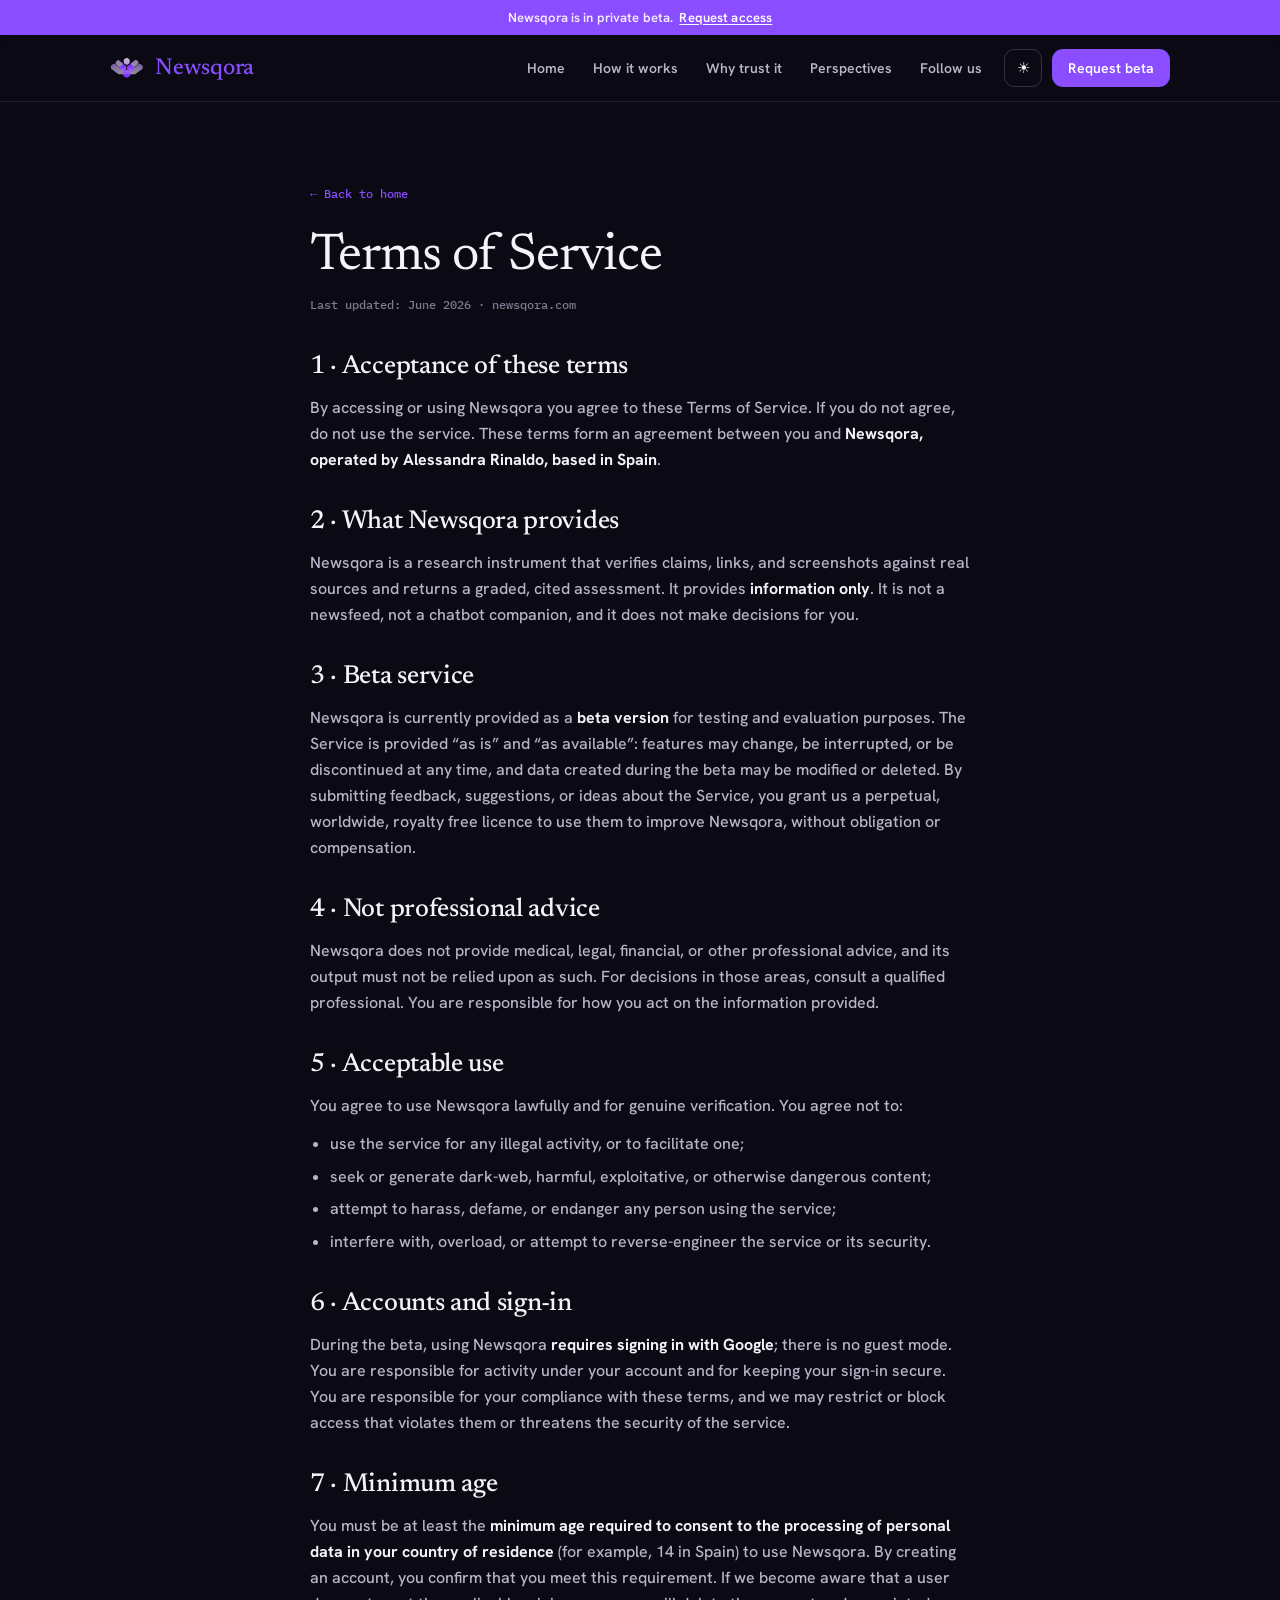
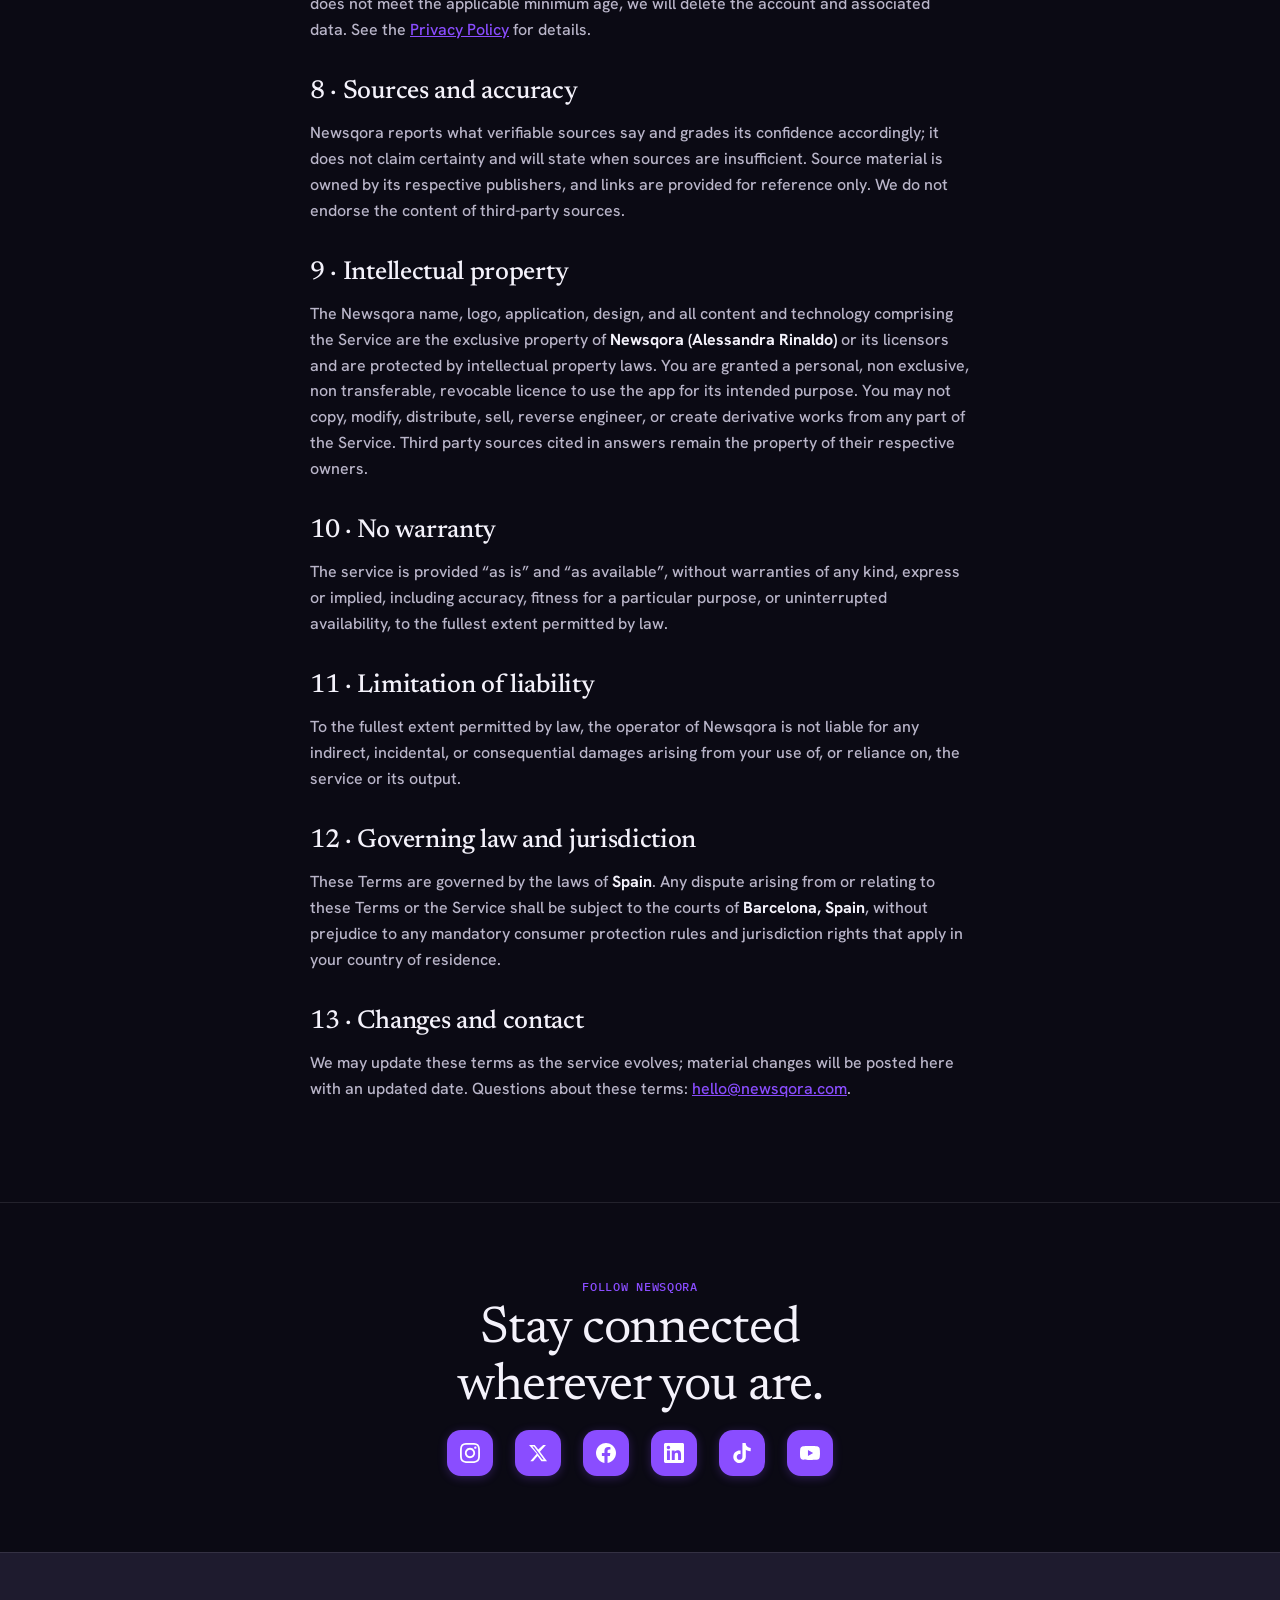
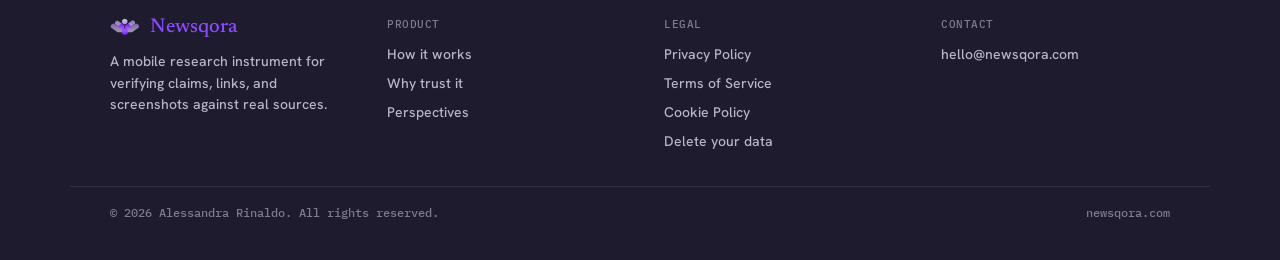
<file: terms.html>
<!DOCTYPE html>
<html lang="en">
<head>
  <meta charset="utf-8">
  <meta name="viewport" content="width=device-width, initial-scale=1">
  <meta http-equiv="Content-Security-Policy" content="default-src 'self'; base-uri 'self'; object-src 'none'; img-src 'self' data: https://newsqora.goatcounter.com; style-src 'self' 'unsafe-inline'; script-src 'self' https://gc.zgo.at; font-src 'self'; connect-src 'self' https://europe-west1-newsqora.cloudfunctions.net https://newsqora.goatcounter.com; form-action 'none'">
  <meta name="referrer" content="strict-origin-when-cross-origin">
  <base href="/">
  <title>Terms of Service · Newsqora</title>
  <meta name="description" content="The terms governing use of Newsqora: what the service provides, acceptable use, accounts and sign-in, accuracy, and limitations.">
  <link rel="canonical" href="https://newsqora.com/terms">

  <!-- Open Graph / social cards -->
  <meta property="og:type" content="website">
  <meta property="og:site_name" content="Newsqora">
  <meta property="og:title" content="Terms of Service · Newsqora">
  <meta property="og:description" content="The terms governing use of Newsqora: what the service provides, acceptable use, accuracy, and limitations.">
  <meta property="og:url" content="https://newsqora.com/terms">
  <meta property="og:image" content="https://newsqora.com/logo-square.png">
  <meta name="twitter:card" content="summary">
  <meta name="twitter:title" content="Newsqora">
  <meta name="twitter:description" content="The terms governing use of Newsqora: what the service provides, acceptable use, accuracy, and limitations.">
  <meta name="twitter:image" content="https://newsqora.com/logo-square.png">

  <link rel="icon" href="/favicon.ico" sizes="any">
  <link rel="icon" type="image/svg+xml" href="newsqora-mark.svg">
  <link rel="icon" type="image/png" sizes="512x512" href="favicon.png">
  <link rel="apple-touch-icon" href="logo-square.png">

  <link rel="stylesheet" href="fonts.css">
  <link rel="stylesheet" href="styles.css">

  <script type="application/ld+json">
  {
    "@context": "https://schema.org",
    "@type": "Organization",
    "name": "Newsqora",
    "url": "https://newsqora.com",
    "logo": "https://newsqora.com/logo-square.png",
    "description": "Newsqora is an AI-powered fact-checking assistant that delivers verified, sourced answers on any topic, with full source attribution on every response: author, date, publication, and link.",
    "foundingDate": "2026",
    "foundingLocation": {
      "@type": "Place",
      "address": { "@type": "PostalAddress", "addressCountry": "ES" }
    },
    "sameAs": [
      "https://www.wikidata.org/wiki/Q140656449",
      "https://www.f6s.com/newsqora",
      "https://www.instagram.com/newsqora",
      "https://x.com/Newsqora",
      "https://www.linkedin.com/company/120654032",
      "https://www.tiktok.com/@newsqora",
      "https://www.youtube.com/@Newsqora-com",
      "https://www.facebook.com/61590447247208"
    ]
  }
  </script>
</head>
<body>
  <div id="app" data-theme="dark"><div style="background:var(--accent); color:#fff; font-size:13px; font-weight:600; letter-spacing:.01em; text-align:center; padding:9px 16px;"><span style="opacity:.9;">Newsqora is in private beta.</span><a href="/beta" data-link="beta" style="color:#fff; text-decoration:underline; text-underline-offset:2px; margin-left:6px;">Request access</a></div><header style="position:sticky; top:0; z-index:40; backdrop-filter:blur(18px) saturate(160%); -webkit-backdrop-filter:blur(18px) saturate(160%); background:color-mix(in srgb, var(--paper) 82%, transparent); border-bottom:1px solid var(--hairline);"><div class="nq-headbar" style="max-width:1140px; margin:0 auto; padding:14px clamp(20px,5vw,40px); display:flex; align-items:center; justify-content:space-between; gap:24px; position:relative;"><a href="/" data-link="home" style="display:flex; align-items:center; gap:11px; text-decoration:none; flex-shrink:0;"><img src="newsqora-mark.svg" alt="Newsqora" width="34" height="21" style="display:block; width:34px; height:auto;"><span style="font-family:'Newsreader',Georgia,serif; font-weight:500; font-size:23px; letter-spacing:-.01em; color:var(--accent);">Newsqora</span></a><button class="nq-burger" data-action="menu" aria-label="Menu" aria-expanded="false" style="width:38px; height:38px; align-items:center; justify-content:center; background:transparent; border:1px solid var(--hairline-strong); border-radius:10px; color:var(--ink); cursor:pointer;"><span style="font-size:18px; line-height:1;">☰</span></button><nav class="nq-nav" style="display:flex; align-items:center; gap:4px; flex-wrap:wrap; justify-content:flex-end;"><a href="/#top" data-nav="top" aria-current="false" style="position:relative; font-size:14px; font-weight:600; color:var(--ink-soft); text-decoration:none; padding:8px 12px; border-radius:8px; transition:color .2s ease;">Home<span style="position:absolute; left:12px; right:12px; bottom:3px; height:2px; border-radius:2px; background:var(--ink); transform:scaleX(0); transform-origin:left; transition:transform .25s ease;"></span></a><a href="/#how" data-nav="how" aria-current="false" style="position:relative; font-size:14px; font-weight:600; color:var(--ink-soft); text-decoration:none; padding:8px 12px; border-radius:8px; transition:color .2s ease;">How it works<span style="position:absolute; left:12px; right:12px; bottom:3px; height:2px; border-radius:2px; background:var(--ink); transform:scaleX(0); transform-origin:left; transition:transform .25s ease;"></span></a><a href="/#trust" data-nav="trust" aria-current="false" style="position:relative; font-size:14px; font-weight:600; color:var(--ink-soft); text-decoration:none; padding:8px 12px; border-radius:8px; transition:color .2s ease;">Why trust it<span style="position:absolute; left:12px; right:12px; bottom:3px; height:2px; border-radius:2px; background:var(--ink); transform:scaleX(0); transform-origin:left; transition:transform .25s ease;"></span></a><a href="/#perspectives" data-nav="perspectives" aria-current="false" style="position:relative; font-size:14px; font-weight:600; color:var(--ink-soft); text-decoration:none; padding:8px 12px; border-radius:8px; transition:color .2s ease;">Perspectives<span style="position:absolute; left:12px; right:12px; bottom:3px; height:2px; border-radius:2px; background:var(--ink); transform:scaleX(0); transform-origin:left; transition:transform .25s ease;"></span></a><a href="/#follow" data-nav="follow" aria-current="false" style="position:relative; font-size:14px; font-weight:600; color:var(--ink-soft); text-decoration:none; padding:8px 12px; border-radius:8px; transition:color .2s ease;">Follow us<span style="position:absolute; left:12px; right:12px; bottom:3px; height:2px; border-radius:2px; background:var(--ink); transform:scaleX(0); transform-origin:left; transition:transform .25s ease;"></span></a><button data-action="theme" aria-label="Toggle colour theme" style="width:38px; height:38px; display:inline-flex; align-items:center; justify-content:center; background:transparent; border:1px solid var(--hairline-strong); border-radius:10px; color:var(--ink); margin-left:6px; cursor:pointer;"><span style="font-size:15px;">☀</span></button><a href="/beta" data-link="beta" style="font-size:14px; font-weight:600; color:#fff; background:var(--accent); text-decoration:none; padding:10px 16px; border-radius:11px; margin-left:6px; white-space:nowrap;">Request beta</a></nav></div></header><main><div style="max-width:740px; margin:0 auto; padding:clamp(44px,7vw,80px) clamp(20px,5vw,40px) clamp(64px,9vw,100px);"><a href="/" data-link="home" style="font-family:'IBM Plex Mono',monospace; font-size:12px; color:var(--accent); text-decoration:none;">← Back to home</a><h1 style="font-family:'Newsreader',Georgia,serif; font-weight:400; font-size:clamp(32px,5.4vw,52px); line-height:1.08; letter-spacing:-.02em; margin:26px 0 12px;">Terms of Service</h1><p style="font-family:'IBM Plex Mono',monospace; font-size:12px; color:var(--ink-mute); margin:0 0 40px;">Last updated: June 2026 · newsqora.com</p><div style="display:flex; flex-direction:column; gap:34px;"><section><h2 style="font-family:'Newsreader',Georgia,serif; font-weight:500; font-size:clamp(20px,3vw,26px); line-height:1.2; letter-spacing:-.012em; margin:0 0 12px;">1 · Acceptance of these terms</h2><div style="font-size:16px; line-height:1.62; color:var(--ink-soft);"><p style="margin:0">By accessing or using Newsqora you agree to these Terms of Service. If you do not agree, do not use the service. These terms form an agreement between you and <strong style="color:var(--ink)">Newsqora, operated by Alessandra Rinaldo, based in Spain</strong>.</p></div></section><section><h2 style="font-family:'Newsreader',Georgia,serif; font-weight:500; font-size:clamp(20px,3vw,26px); line-height:1.2; letter-spacing:-.012em; margin:0 0 12px;">2 · What Newsqora provides</h2><div style="font-size:16px; line-height:1.62; color:var(--ink-soft);"><p style="margin:0">Newsqora is a research instrument that verifies claims, links, and screenshots against real sources and returns a graded, cited assessment. It provides <strong style="color:var(--ink)">information only</strong>. It is not a newsfeed, not a chatbot companion, and it does not make decisions for you.</p></div></section><section><h2 style="font-family:'Newsreader',Georgia,serif; font-weight:500; font-size:clamp(20px,3vw,26px); line-height:1.2; letter-spacing:-.012em; margin:0 0 12px;">3 · Beta service</h2><div style="font-size:16px; line-height:1.62; color:var(--ink-soft);"><p style="margin:0">Newsqora is currently provided as a <strong style="color:var(--ink)">beta version</strong> for testing and evaluation purposes. The Service is provided “as is” and “as available”: features may change, be interrupted, or be discontinued at any time, and data created during the beta may be modified or deleted. By submitting feedback, suggestions, or ideas about the Service, you grant us a perpetual, worldwide, royalty free licence to use them to improve Newsqora, without obligation or compensation.</p></div></section><section><h2 style="font-family:'Newsreader',Georgia,serif; font-weight:500; font-size:clamp(20px,3vw,26px); line-height:1.2; letter-spacing:-.012em; margin:0 0 12px;">4 · Not professional advice</h2><div style="font-size:16px; line-height:1.62; color:var(--ink-soft);"><p style="margin:0">Newsqora does not provide medical, legal, financial, or other professional advice, and its output must not be relied upon as such. For decisions in those areas, consult a qualified professional. You are responsible for how you act on the information provided.</p></div></section><section><h2 style="font-family:'Newsreader',Georgia,serif; font-weight:500; font-size:clamp(20px,3vw,26px); line-height:1.2; letter-spacing:-.012em; margin:0 0 12px;">5 · Acceptable use</h2><div style="font-size:16px; line-height:1.62; color:var(--ink-soft);"><p style="margin:0 0 12px">You agree to use Newsqora lawfully and for genuine verification. You agree not to:</p><ul style="margin:0; padding-left:20px; display:flex; flex-direction:column; gap:7px"><li>use the service for any illegal activity, or to facilitate one;</li><li>seek or generate dark-web, harmful, exploitative, or otherwise dangerous content;</li><li>attempt to harass, defame, or endanger any person using the service;</li><li>interfere with, overload, or attempt to reverse-engineer the service or its security.</li></ul></div></section><section><h2 style="font-family:'Newsreader',Georgia,serif; font-weight:500; font-size:clamp(20px,3vw,26px); line-height:1.2; letter-spacing:-.012em; margin:0 0 12px;">6 · Accounts and sign-in</h2><div style="font-size:16px; line-height:1.62; color:var(--ink-soft);"><p style="margin:0">During the beta, using Newsqora <strong style="color:var(--ink)">requires signing in with Google</strong>; there is no guest mode. You are responsible for activity under your account and for keeping your sign-in secure. You are responsible for your compliance with these terms, and we may restrict or block access that violates them or threatens the security of the service.</p></div></section><section><h2 style="font-family:'Newsreader',Georgia,serif; font-weight:500; font-size:clamp(20px,3vw,26px); line-height:1.2; letter-spacing:-.012em; margin:0 0 12px;">7 · Minimum age</h2><div style="font-size:16px; line-height:1.62; color:var(--ink-soft);"><p style="margin:0">You must be at least the <strong style="color:var(--ink)">minimum age required to consent to the processing of personal data in your country of residence</strong> (for example, 14 in Spain) to use Newsqora. By creating an account, you confirm that you meet this requirement. If we become aware that a user does not meet the applicable minimum age, we will delete the account and associated data. See the <a href="/privacy" data-link="privacy" style="color:var(--accent)">Privacy Policy</a> for details.</p></div></section><section><h2 style="font-family:'Newsreader',Georgia,serif; font-weight:500; font-size:clamp(20px,3vw,26px); line-height:1.2; letter-spacing:-.012em; margin:0 0 12px;">8 · Sources and accuracy</h2><div style="font-size:16px; line-height:1.62; color:var(--ink-soft);"><p style="margin:0">Newsqora reports what verifiable sources say and grades its confidence accordingly; it does not claim certainty and will state when sources are insufficient. Source material is owned by its respective publishers, and links are provided for reference only. We do not endorse the content of third-party sources.</p></div></section><section><h2 style="font-family:'Newsreader',Georgia,serif; font-weight:500; font-size:clamp(20px,3vw,26px); line-height:1.2; letter-spacing:-.012em; margin:0 0 12px;">9 · Intellectual property</h2><div style="font-size:16px; line-height:1.62; color:var(--ink-soft);"><p style="margin:0">The Newsqora name, logo, application, design, and all content and technology comprising the Service are the exclusive property of <strong style="color:var(--ink)">Newsqora (Alessandra Rinaldo)</strong> or its licensors and are protected by intellectual property laws. You are granted a personal, non exclusive, non transferable, revocable licence to use the app for its intended purpose. You may not copy, modify, distribute, sell, reverse engineer, or create derivative works from any part of the Service. Third party sources cited in answers remain the property of their respective owners.</p></div></section><section><h2 style="font-family:'Newsreader',Georgia,serif; font-weight:500; font-size:clamp(20px,3vw,26px); line-height:1.2; letter-spacing:-.012em; margin:0 0 12px;">10 · No warranty</h2><div style="font-size:16px; line-height:1.62; color:var(--ink-soft);"><p style="margin:0">The service is provided “as is” and “as available”, without warranties of any kind, express or implied, including accuracy, fitness for a particular purpose, or uninterrupted availability, to the fullest extent permitted by law.</p></div></section><section><h2 style="font-family:'Newsreader',Georgia,serif; font-weight:500; font-size:clamp(20px,3vw,26px); line-height:1.2; letter-spacing:-.012em; margin:0 0 12px;">11 · Limitation of liability</h2><div style="font-size:16px; line-height:1.62; color:var(--ink-soft);"><p style="margin:0">To the fullest extent permitted by law, the operator of Newsqora is not liable for any indirect, incidental, or consequential damages arising from your use of, or reliance on, the service or its output.</p></div></section><section><h2 style="font-family:'Newsreader',Georgia,serif; font-weight:500; font-size:clamp(20px,3vw,26px); line-height:1.2; letter-spacing:-.012em; margin:0 0 12px;">12 · Governing law and jurisdiction</h2><div style="font-size:16px; line-height:1.62; color:var(--ink-soft);"><p style="margin:0">These Terms are governed by the laws of <strong style="color:var(--ink)">Spain</strong>. Any dispute arising from or relating to these Terms or the Service shall be subject to the courts of <strong style="color:var(--ink)">Barcelona, Spain</strong>, without prejudice to any mandatory consumer protection rules and jurisdiction rights that apply in your country of residence.</p></div></section><section><h2 style="font-family:'Newsreader',Georgia,serif; font-weight:500; font-size:clamp(20px,3vw,26px); line-height:1.2; letter-spacing:-.012em; margin:0 0 12px;">13 · Changes and contact</h2><div style="font-size:16px; line-height:1.62; color:var(--ink-soft);"><p style="margin:0">We may update these terms as the service evolves; material changes will be posted here with an updated date. Questions about these terms: <a href="mailto:hello@newsqora.com" style="color:var(--accent)">hello@newsqora.com</a>.</p></div></section></div></div></main><section id="follow" style="border-top:1px solid var(--hairline);"><div style="max-width:1140px; margin:0 auto; padding:clamp(48px,7vw,76px) clamp(20px,5vw,40px); display:flex; flex-direction:column; align-items:center; text-align:center; gap:8px;"><p style="font-family:'IBM Plex Mono',monospace; font-size:12px; letter-spacing:.06em; text-transform:uppercase; color:var(--accent); margin:0;">Follow Newsqora</p><h2 style="font-family:'Newsreader',Georgia,serif; font-weight:400; font-size:clamp(30px,5vw,52px); line-height:1.1; letter-spacing:-.02em; margin:0 0 6px; max-width:20ch; text-wrap:balance;">Stay connected wherever you are.</h2><div class="nq-social-row" style="display:flex; flex-wrap:wrap; align-items:center; justify-content:center; gap:22px; max-width:530px;"><a class="nq-social" href="https://www.instagram.com/newsqora" target="_blank" rel="noopener noreferrer" aria-label="Instagram" title="Instagram" style="display:inline-flex; align-items:center; justify-content:center; width:46px; height:46px; border-radius:14px; color:#fff; background:var(--accent); box-shadow:0 2px 10px color-mix(in srgb, var(--accent) 28%, transparent); transition:transform .2s ease, box-shadow .2s ease, background .2s ease;"><svg viewBox="0 0 24 24" fill="currentColor" width="20" height="20" style="display:block;" aria-hidden="true"><path d="M12 2.163c3.204 0 3.584.012 4.85.07 3.252.148 4.771 1.691 4.919 4.919.058 1.265.069 1.645.069 4.849 0 3.205-.012 3.584-.069 4.849-.149 3.225-1.664 4.771-4.919 4.919-1.266.058-1.644.07-4.85.07-3.204 0-3.584-.012-4.849-.07-3.26-.149-4.771-1.699-4.919-4.92-.058-1.265-.07-1.644-.07-4.849 0-3.204.013-3.583.07-4.849.149-3.227 1.664-4.771 4.919-4.919 1.266-.057 1.645-.069 4.849-.069zm0-2.163c-3.259 0-3.667.014-4.947.072-4.358.2-6.78 2.618-6.98 6.98-.059 1.281-.073 1.689-.073 4.948 0 3.259.014 3.668.072 4.948.2 4.358 2.618 6.78 6.98 6.98 1.281.058 1.689.072 4.948.072 3.259 0 3.668-.014 4.948-.072 4.354-.2 6.782-2.618 6.979-6.98.059-1.28.073-1.689.073-4.948 0-3.259-.014-3.667-.072-4.947-.196-4.354-2.617-6.78-6.979-6.98-1.281-.059-1.69-.073-4.949-.073zm0 5.838c-3.403 0-6.162 2.759-6.162 6.162s2.759 6.163 6.162 6.163 6.162-2.759 6.162-6.163c0-3.403-2.759-6.162-6.162-6.162zm0 10.162c-2.209 0-4-1.79-4-4 0-2.209 1.791-4 4-4s4 1.791 4 4c0 2.21-1.791 4-4 4zm6.406-11.845c-.796 0-1.441.645-1.441 1.44s.645 1.44 1.441 1.44c.795 0 1.439-.645 1.439-1.44s-.644-1.44-1.439-1.44z"></path></svg></a><a class="nq-social" href="https://x.com/Newsqora" target="_blank" rel="noopener noreferrer" aria-label="X" title="X" style="display:inline-flex; align-items:center; justify-content:center; width:46px; height:46px; border-radius:14px; color:#fff; background:var(--accent); box-shadow:0 2px 10px color-mix(in srgb, var(--accent) 28%, transparent); transition:transform .2s ease, box-shadow .2s ease, background .2s ease;"><svg viewBox="0 0 24 24" fill="currentColor" width="20" height="20" style="display:block;" aria-hidden="true"><path d="M18.244 2.25h3.308l-7.227 8.26 8.502 11.24H16.17l-4.714-6.231-5.401 6.231H2.744l7.737-8.835L1.254 2.25H8.08l4.261 5.635zm-1.161 17.52h1.833L7.084 4.126H5.117z"></path></svg></a><a class="nq-social" href="https://www.facebook.com/profile.php?id=61590447247208" target="_blank" rel="noopener noreferrer" aria-label="Facebook" title="Facebook" style="display:inline-flex; align-items:center; justify-content:center; width:46px; height:46px; border-radius:14px; color:#fff; background:var(--accent); box-shadow:0 2px 10px color-mix(in srgb, var(--accent) 28%, transparent); transition:transform .2s ease, box-shadow .2s ease, background .2s ease;"><svg viewBox="0 0 24 24" fill="currentColor" width="20" height="20" style="display:block;" aria-hidden="true"><path d="M24 12.073c0-6.627-5.373-12-12-12s-12 5.373-12 12c0 5.99 4.388 10.954 10.125 11.854v-8.385H7.078v-3.47h3.047V9.43c0-3.007 1.792-4.669 4.533-4.669 1.312 0 2.686.235 2.686.235v2.953H15.83c-1.491 0-1.956.925-1.956 1.874v2.25h3.328l-.532 3.47h-2.796v8.385C19.612 23.027 24 18.062 24 12.073z"></path></svg></a><a class="nq-social" href="https://www.linkedin.com/company/120654032" target="_blank" rel="noopener noreferrer" aria-label="LinkedIn" title="LinkedIn" style="display:inline-flex; align-items:center; justify-content:center; width:46px; height:46px; border-radius:14px; color:#fff; background:var(--accent); box-shadow:0 2px 10px color-mix(in srgb, var(--accent) 28%, transparent); transition:transform .2s ease, box-shadow .2s ease, background .2s ease;"><svg viewBox="0 0 24 24" fill="currentColor" width="20" height="20" style="display:block;" aria-hidden="true"><path d="M20.447 20.452h-3.554v-5.569c0-1.328-.027-3.037-1.852-3.037-1.853 0-2.136 1.445-2.136 2.939v5.667H9.351V9h3.414v1.561h.046c.477-.9 1.637-1.85 3.37-1.85 3.601 0 4.267 2.37 4.267 5.455v6.286zM5.337 7.433c-1.144 0-2.063-.926-2.063-2.065 0-1.138.92-2.063 2.063-2.063 1.14 0 2.064.925 2.064 2.063 0 1.139-.925 2.065-2.064 2.065zm1.782 13.019H3.555V9h3.564v11.452zM22.225 0H1.771C.792 0 0 .774 0 1.729v20.542C0 23.227.792 24 1.771 24h20.451C23.2 24 24 23.227 24 22.271V1.729C24 .774 23.2 0 22.222 0h.003z"></path></svg></a><a class="nq-social" href="https://www.tiktok.com/@newsqora" target="_blank" rel="noopener noreferrer" aria-label="TikTok" title="TikTok" style="display:inline-flex; align-items:center; justify-content:center; width:46px; height:46px; border-radius:14px; color:#fff; background:var(--accent); box-shadow:0 2px 10px color-mix(in srgb, var(--accent) 28%, transparent); transition:transform .2s ease, box-shadow .2s ease, background .2s ease;"><svg viewBox="0 0 24 24" fill="currentColor" width="20" height="20" style="display:block;" aria-hidden="true"><path d="M12.525.02c1.31-.02 2.61-.01 3.91-.02.08 1.53.63 3.09 1.75 4.17 1.12 1.11 2.7 1.62 4.24 1.79v4.03c-1.44-.05-2.89-.35-4.2-.97-.57-.26-1.1-.59-1.62-.93-.01 2.92.01 5.84-.02 8.75-.08 1.4-.54 2.79-1.35 3.94-1.31 1.92-3.58 3.17-5.91 3.21-1.43.08-2.86-.31-4.08-1.03-2.02-1.19-3.44-3.37-3.65-5.71-.02-.5-.03-1-.01-1.49.18-1.9 1.12-3.72 2.58-4.96 1.66-1.44 3.98-2.13 6.15-1.72.02 1.48-.04 2.96-.04 4.44-.99-.32-2.15-.23-3.02.37-.63.41-1.11 1.04-1.36 1.75-.21.51-.15 1.07-.14 1.61.24 1.64 1.82 3.02 3.5 2.87 1.12-.01 2.19-.66 2.77-1.61.19-.33.4-.67.41-1.06.1-1.79.06-3.57.07-5.36.01-4.03-.01-8.05.02-12.07z"></path></svg></a><a class="nq-social" href="https://www.youtube.com/@Newsqora-com" target="_blank" rel="noopener noreferrer" aria-label="YouTube" title="YouTube" style="display:inline-flex; align-items:center; justify-content:center; width:46px; height:46px; border-radius:14px; color:#fff; background:var(--accent); box-shadow:0 2px 10px color-mix(in srgb, var(--accent) 28%, transparent); transition:transform .2s ease, box-shadow .2s ease, background .2s ease;"><svg viewBox="0 0 24 24" fill="currentColor" width="20" height="20" style="display:block;" aria-hidden="true"><path d="M23.498 6.186a3.016 3.016 0 0 0-2.122-2.136C19.505 3.545 12 3.545 12 3.545s-7.505 0-9.377.505A3.017 3.017 0 0 0 .502 6.186C0 8.07 0 12 0 12s0 3.93.502 5.814a3.016 3.016 0 0 0 2.122 2.136c1.871.505 9.376.505 9.376.505s7.505 0 9.377-.505a3.015 3.015 0 0 0 2.122-2.136C24 15.93 24 12 24 12s0-3.93-.502-5.814zM9.545 15.568V8.432L15.818 12l-6.273 3.568z"></path></svg></a></div></div></section><footer style="background:var(--card); border-top:1px solid var(--hairline);"><div style="max-width:1140px; margin:0 auto; padding:clamp(44px,6vw,64px) clamp(20px,5vw,40px) 36px; display:grid; grid-template-columns:repeat(auto-fit,minmax(180px,1fr)); gap:clamp(28px,4vw,48px);"><div style="display:flex; flex-direction:column; gap:14px; max-width:30ch;"><a href="/" data-link="home" style="display:flex; align-items:center; gap:10px; text-decoration:none;"><img src="newsqora-mark.svg" alt="Newsqora" width="30" height="18" style="width:30px; height:auto;"><span style="font-family:'Newsreader',Georgia,serif; font-weight:500; font-size:20px; color:var(--accent);">Newsqora</span></a><p style="font-size:14px; line-height:1.55; color:var(--ink-soft); margin:0;">A mobile research instrument for verifying claims, links, and screenshots against real sources.</p></div><div style="display:flex; flex-direction:column; gap:11px;"><p style="font-family:'IBM Plex Mono',monospace; font-size:11px; letter-spacing:.05em; text-transform:uppercase; color:var(--ink-mute); margin:0 0 3px;">Product</p><a href="/#how" data-nav="how" style="font-size:14px; color:var(--ink-soft); text-decoration:none;">How it works</a><a href="/#trust" data-nav="trust" style="font-size:14px; color:var(--ink-soft); text-decoration:none;">Why trust it</a><a href="/#perspectives" data-nav="perspectives" style="font-size:14px; color:var(--ink-soft); text-decoration:none;">Perspectives</a></div><div style="display:flex; flex-direction:column; gap:11px;"><p style="font-family:'IBM Plex Mono',monospace; font-size:11px; letter-spacing:.05em; text-transform:uppercase; color:var(--ink-mute); margin:0 0 3px;">Legal</p><a href="/privacy" data-link="privacy" style="font-size:14px; color:var(--ink-soft); text-decoration:none;">Privacy Policy</a><a href="/terms" data-link="terms" style="font-size:14px; color:var(--ink-soft); text-decoration:none;">Terms of Service</a><a href="/cookies" data-link="cookies" style="font-size:14px; color:var(--ink-soft); text-decoration:none;">Cookie Policy</a><a href="/delete-account" data-link="delete-account" style="font-size:14px; color:var(--ink-soft); text-decoration:none;">Delete your data</a></div><div style="display:flex; flex-direction:column; gap:11px;"><p style="font-family:'IBM Plex Mono',monospace; font-size:11px; letter-spacing:.05em; text-transform:uppercase; color:var(--ink-mute); margin:0 0 3px;">Contact</p><a href="mailto:hello@newsqora.com" style="font-size:14px; color:var(--ink-soft); text-decoration:none;">hello@newsqora.com</a></div></div><div style="max-width:1140px; margin:0 auto; padding:18px clamp(20px,5vw,40px) 40px; border-top:1px solid var(--hairline); display:flex; flex-wrap:wrap; gap:10px 20px; justify-content:space-between; align-items:center;"><p style="font-family:'IBM Plex Mono',monospace; font-size:11.5px; color:var(--ink-mute); margin:0;">© 2026 Alessandra Rinaldo. All rights reserved.</p><p style="font-family:'IBM Plex Mono',monospace; font-size:11.5px; color:var(--ink-mute); margin:0;">newsqora.com</p></div></footer></div>
  <script src="app.js"></script>
  <script data-goatcounter="https://newsqora.goatcounter.com/count" async src="//gc.zgo.at/count.js"></script>
</body>
</html>
</file>
<file: fonts.css>
/* Newsqora · self-hosted fonts (GDPR: no Google CDN calls) */
@font-face{font-family:'Newsreader';font-style:normal;font-weight:400;font-display:swap;src:url('fonts/newsreader-400-latin-ext.woff2') format('woff2');unicode-range:U+0100-02BA, U+02BD-02C5, U+02C7-02CC, U+02CE-02D7, U+02DD-02FF, U+0304, U+0308, U+0329, U+1D00-1DBF, U+1E00-1E9F, U+1EF2-1EFF, U+2020, U+20A0-20AB, U+20AD-20C0, U+2113, U+2C60-2C7F, U+A720-A7FF;}
@font-face{font-family:'Newsreader';font-style:normal;font-weight:400;font-display:swap;src:url('fonts/newsreader-400-latin.woff2') format('woff2');unicode-range:U+0000-00FF, U+0131, U+0152-0153, U+02BB-02BC, U+02C6, U+02DA, U+02DC, U+0304, U+0308, U+0329, U+2000-206F, U+20AC, U+2122, U+2191, U+2193, U+2212, U+2215, U+FEFF, U+FFFD;}
@font-face{font-family:'Newsreader';font-style:normal;font-weight:500;font-display:swap;src:url('fonts/newsreader-500-latin-ext.woff2') format('woff2');unicode-range:U+0100-02BA, U+02BD-02C5, U+02C7-02CC, U+02CE-02D7, U+02DD-02FF, U+0304, U+0308, U+0329, U+1D00-1DBF, U+1E00-1E9F, U+1EF2-1EFF, U+2020, U+20A0-20AB, U+20AD-20C0, U+2113, U+2C60-2C7F, U+A720-A7FF;}
@font-face{font-family:'Newsreader';font-style:normal;font-weight:500;font-display:swap;src:url('fonts/newsreader-500-latin.woff2') format('woff2');unicode-range:U+0000-00FF, U+0131, U+0152-0153, U+02BB-02BC, U+02C6, U+02DA, U+02DC, U+0304, U+0308, U+0329, U+2000-206F, U+20AC, U+2122, U+2191, U+2193, U+2212, U+2215, U+FEFF, U+FFFD;}
@font-face{font-family:'Newsreader';font-style:normal;font-weight:600;font-display:swap;src:url('fonts/newsreader-600-latin-ext.woff2') format('woff2');unicode-range:U+0100-02BA, U+02BD-02C5, U+02C7-02CC, U+02CE-02D7, U+02DD-02FF, U+0304, U+0308, U+0329, U+1D00-1DBF, U+1E00-1E9F, U+1EF2-1EFF, U+2020, U+20A0-20AB, U+20AD-20C0, U+2113, U+2C60-2C7F, U+A720-A7FF;}
@font-face{font-family:'Newsreader';font-style:normal;font-weight:600;font-display:swap;src:url('fonts/newsreader-600-latin.woff2') format('woff2');unicode-range:U+0000-00FF, U+0131, U+0152-0153, U+02BB-02BC, U+02C6, U+02DA, U+02DC, U+0304, U+0308, U+0329, U+2000-206F, U+20AC, U+2122, U+2191, U+2193, U+2212, U+2215, U+FEFF, U+FFFD;}
@font-face{font-family:'Hanken Grotesk';font-style:normal;font-weight:400;font-display:swap;src:url('fonts/hanken-grotesk-400-latin-ext.woff2') format('woff2');unicode-range:U+0100-02BA, U+02BD-02C5, U+02C7-02CC, U+02CE-02D7, U+02DD-02FF, U+0304, U+0308, U+0329, U+1D00-1DBF, U+1E00-1E9F, U+1EF2-1EFF, U+2020, U+20A0-20AB, U+20AD-20C0, U+2113, U+2C60-2C7F, U+A720-A7FF;}
@font-face{font-family:'Hanken Grotesk';font-style:normal;font-weight:400;font-display:swap;src:url('fonts/hanken-grotesk-400-latin.woff2') format('woff2');unicode-range:U+0000-00FF, U+0131, U+0152-0153, U+02BB-02BC, U+02C6, U+02DA, U+02DC, U+0304, U+0308, U+0329, U+2000-206F, U+20AC, U+2122, U+2191, U+2193, U+2212, U+2215, U+FEFF, U+FFFD;}
@font-face{font-family:'Hanken Grotesk';font-style:normal;font-weight:500;font-display:swap;src:url('fonts/hanken-grotesk-500-latin-ext.woff2') format('woff2');unicode-range:U+0100-02BA, U+02BD-02C5, U+02C7-02CC, U+02CE-02D7, U+02DD-02FF, U+0304, U+0308, U+0329, U+1D00-1DBF, U+1E00-1E9F, U+1EF2-1EFF, U+2020, U+20A0-20AB, U+20AD-20C0, U+2113, U+2C60-2C7F, U+A720-A7FF;}
@font-face{font-family:'Hanken Grotesk';font-style:normal;font-weight:500;font-display:swap;src:url('fonts/hanken-grotesk-500-latin.woff2') format('woff2');unicode-range:U+0000-00FF, U+0131, U+0152-0153, U+02BB-02BC, U+02C6, U+02DA, U+02DC, U+0304, U+0308, U+0329, U+2000-206F, U+20AC, U+2122, U+2191, U+2193, U+2212, U+2215, U+FEFF, U+FFFD;}
@font-face{font-family:'Hanken Grotesk';font-style:normal;font-weight:600;font-display:swap;src:url('fonts/hanken-grotesk-600-latin-ext.woff2') format('woff2');unicode-range:U+0100-02BA, U+02BD-02C5, U+02C7-02CC, U+02CE-02D7, U+02DD-02FF, U+0304, U+0308, U+0329, U+1D00-1DBF, U+1E00-1E9F, U+1EF2-1EFF, U+2020, U+20A0-20AB, U+20AD-20C0, U+2113, U+2C60-2C7F, U+A720-A7FF;}
@font-face{font-family:'Hanken Grotesk';font-style:normal;font-weight:600;font-display:swap;src:url('fonts/hanken-grotesk-600-latin.woff2') format('woff2');unicode-range:U+0000-00FF, U+0131, U+0152-0153, U+02BB-02BC, U+02C6, U+02DA, U+02DC, U+0304, U+0308, U+0329, U+2000-206F, U+20AC, U+2122, U+2191, U+2193, U+2212, U+2215, U+FEFF, U+FFFD;}
@font-face{font-family:'Hanken Grotesk';font-style:normal;font-weight:700;font-display:swap;src:url('fonts/hanken-grotesk-700-latin-ext.woff2') format('woff2');unicode-range:U+0100-02BA, U+02BD-02C5, U+02C7-02CC, U+02CE-02D7, U+02DD-02FF, U+0304, U+0308, U+0329, U+1D00-1DBF, U+1E00-1E9F, U+1EF2-1EFF, U+2020, U+20A0-20AB, U+20AD-20C0, U+2113, U+2C60-2C7F, U+A720-A7FF;}
@font-face{font-family:'Hanken Grotesk';font-style:normal;font-weight:700;font-display:swap;src:url('fonts/hanken-grotesk-700-latin.woff2') format('woff2');unicode-range:U+0000-00FF, U+0131, U+0152-0153, U+02BB-02BC, U+02C6, U+02DA, U+02DC, U+0304, U+0308, U+0329, U+2000-206F, U+20AC, U+2122, U+2191, U+2193, U+2212, U+2215, U+FEFF, U+FFFD;}
@font-face{font-family:'IBM Plex Mono';font-style:normal;font-weight:400;font-display:swap;src:url('fonts/ibm-plex-mono-400-latin-ext.woff2') format('woff2');unicode-range:U+0100-02BA, U+02BD-02C5, U+02C7-02CC, U+02CE-02D7, U+02DD-02FF, U+0304, U+0308, U+0329, U+1D00-1DBF, U+1E00-1E9F, U+1EF2-1EFF, U+2020, U+20A0-20AB, U+20AD-20C0, U+2113, U+2C60-2C7F, U+A720-A7FF;}
@font-face{font-family:'IBM Plex Mono';font-style:normal;font-weight:400;font-display:swap;src:url('fonts/ibm-plex-mono-400-latin.woff2') format('woff2');unicode-range:U+0000-00FF, U+0131, U+0152-0153, U+02BB-02BC, U+02C6, U+02DA, U+02DC, U+0304, U+0308, U+0329, U+2000-206F, U+20AC, U+2122, U+2191, U+2193, U+2212, U+2215, U+FEFF, U+FFFD;}
@font-face{font-family:'IBM Plex Mono';font-style:normal;font-weight:500;font-display:swap;src:url('fonts/ibm-plex-mono-500-latin-ext.woff2') format('woff2');unicode-range:U+0100-02BA, U+02BD-02C5, U+02C7-02CC, U+02CE-02D7, U+02DD-02FF, U+0304, U+0308, U+0329, U+1D00-1DBF, U+1E00-1E9F, U+1EF2-1EFF, U+2020, U+20A0-20AB, U+20AD-20C0, U+2113, U+2C60-2C7F, U+A720-A7FF;}
@font-face{font-family:'IBM Plex Mono';font-style:normal;font-weight:500;font-display:swap;src:url('fonts/ibm-plex-mono-500-latin.woff2') format('woff2');unicode-range:U+0000-00FF, U+0131, U+0152-0153, U+02BB-02BC, U+02C6, U+02DA, U+02DC, U+0304, U+0308, U+0329, U+2000-206F, U+20AC, U+2122, U+2191, U+2193, U+2212, U+2215, U+FEFF, U+FFFD;}
</file>
<file: styles.css>
/* Newsqora marketing site · design tokens & base styles
   Re-implemented from the design handoff. Light is the default theme. */

html, body { margin: 0; padding: 0; }
html { color-scheme: dark light; }
/* Dark is the primary mode: the stage behind #app defaults to the dark stage
   so there is no light flash before the app paints on first load. */
body { background: #08060d; }
*, *::before, *::after { box-sizing: border-box; }
::selection { background: var(--accent-bg); color: var(--ink); }

[data-theme="light"] {
  --paper:#FAF7F1; --card:#FFFFFF; --raised:#FFFFFF;
  --ink:#1A1726; --ink-soft:#4A4658; --ink-mute:#8A8598;
  --hairline:rgba(26,23,38,0.10); --hairline-strong:rgba(26,23,38,0.18);
  --accent:#6D20FF; --accent-soft:#C9B8FF; --accent-bg:#EFEAFF; --honey:#B8780F;
  --c-trust:#5E7C6B; --c-caution:#C98A2B; --c-disputed:#B5503F; --c-unverified:#908A9A;
  --c-trust-bg:#DBE5DE; --c-caution-bg:#F0DDB8; --c-disputed-bg:#EDD3CC; --c-unverified-bg:#E4E1E8;
  --shadow-sm:0 1px 2px rgba(40,20,80,0.04), 0 1px 3px rgba(40,20,80,0.03);
  --shadow-md:0 1px 2px rgba(40,20,80,0.05), 0 8px 24px rgba(40,20,80,0.07);
  --shadow-lg:0 2px 6px rgba(40,20,80,0.07), 0 24px 60px rgba(40,20,80,0.12);
  --stage:#E9E3D8;
}
[data-theme="dark"] {
  --paper:#0B0A14; --card:#1E1B2E; --raised:#2A2740;
  --ink:#F4F2FB; --ink-soft:#B9B5C9; --ink-mute:#7E7A90;
  --hairline:rgba(244,242,251,0.10); --hairline-strong:rgba(244,242,251,0.18);
  --accent:#8A4DFF; --accent-soft:#4E2D8E; --accent-bg:#241640; --honey:#F5B544;
  --c-trust:#7FA08C; --c-caution:#D8A24E; --c-disputed:#CC6F5C; --c-unverified:#A8A2B6;
  --c-trust-bg:#20302A; --c-caution-bg:#332817; --c-disputed-bg:#34221C; --c-unverified-bg:#22202E;
  --shadow-sm:0 1px 2px rgba(0,0,0,0.3);
  --shadow-md:0 1px 2px rgba(0,0,0,0.3), 0 8px 24px rgba(0,0,0,0.25);
  --shadow-lg:0 2px 6px rgba(0,0,0,0.35), 0 24px 60px rgba(0,0,0,0.5);
  --stage:#08060d;
}

@keyframes nq-rise { from { opacity:0; transform:translateY(10px); } to { opacity:1; transform:translateY(0); } }
@keyframes nq-pulse { 0%,100% { opacity:0.35; } 50% { opacity:1; } }

/* App shell: themed wrapper. background-color longhand only (no transition on
   the var-driven background · avoids the documented theme-switch stick bug). */
#app {
  font-family: 'Hanken Grotesk', -apple-system, system-ui, sans-serif;
  font-weight: 500;
  color: var(--ink);
  background-color: var(--paper);
  min-height: 100vh;
  -webkit-font-smoothing: antialiased;
}

/* Social buttons: hover/active states (the DC style-hover / style-active). */
.nq-social:hover {
  transform: translateY(-3px);
  background: color-mix(in srgb, var(--accent) 86%, #000);
  box-shadow: 0 10px 26px color-mix(in srgb, var(--accent) 42%, transparent);
}
.nq-social:active { transform: translateY(-1px) scale(0.96); }

.nq-pulse-dot { animation: nq-pulse 2.4s ease-in-out infinite; }

/* Hamburger button: hidden on desktop, shown on phones. */
.nq-burger { display: none; }

/* ---- Phone layout (<= 640px) -------------------------------------------
   Inline styles win over the stylesheet, so phone overrides use !important. */
@media (max-width: 640px) {
  /* Show the hamburger; collapse the nav into a dropdown panel. */
  .nq-burger { display: inline-flex !important; }

  .nq-nav {
    display: none !important;
    position: absolute !important;
    top: calc(100% + 8px) !important;
    right: clamp(20px, 5vw, 40px) !important;
    left: clamp(20px, 5vw, 40px) !important;
    flex-direction: column !important;
    align-items: stretch !important;
    justify-content: flex-start !important;
    flex-wrap: nowrap !important;
    gap: 2px !important;
    background: var(--paper) !important;
    border: 1px solid var(--hairline) !important;
    border-radius: 14px !important;
    box-shadow: var(--shadow-lg) !important;
    padding: 10px !important;
  }
  .nq-nav.open { display: flex !important; }

  /* Dropdown items: full-width rows, comfortable tap targets. */
  .nq-nav > a,
  .nq-nav > button {
    width: 100% !important;
    text-align: left !important;
    justify-content: flex-start !important;
    margin-left: 0 !important;
    padding: 12px 14px !important;
    border-radius: 10px !important;
  }
  .nq-nav > a:last-child { margin-top: 6px !important; text-align: center !important; justify-content: center !important; }

  /* Social icons: keep all six on a single row. */
  .nq-social-row {
    flex-wrap: nowrap !important;
    gap: 8px !important;
    max-width: none !important;
  }
  .nq-social-row .nq-social { width: 40px !important; height: 40px !important; }

  /* Confidence chips: one per line. */
  .nq-chips {
    flex-direction: column !important;
    align-items: flex-start !important;
  }
}
</file>
